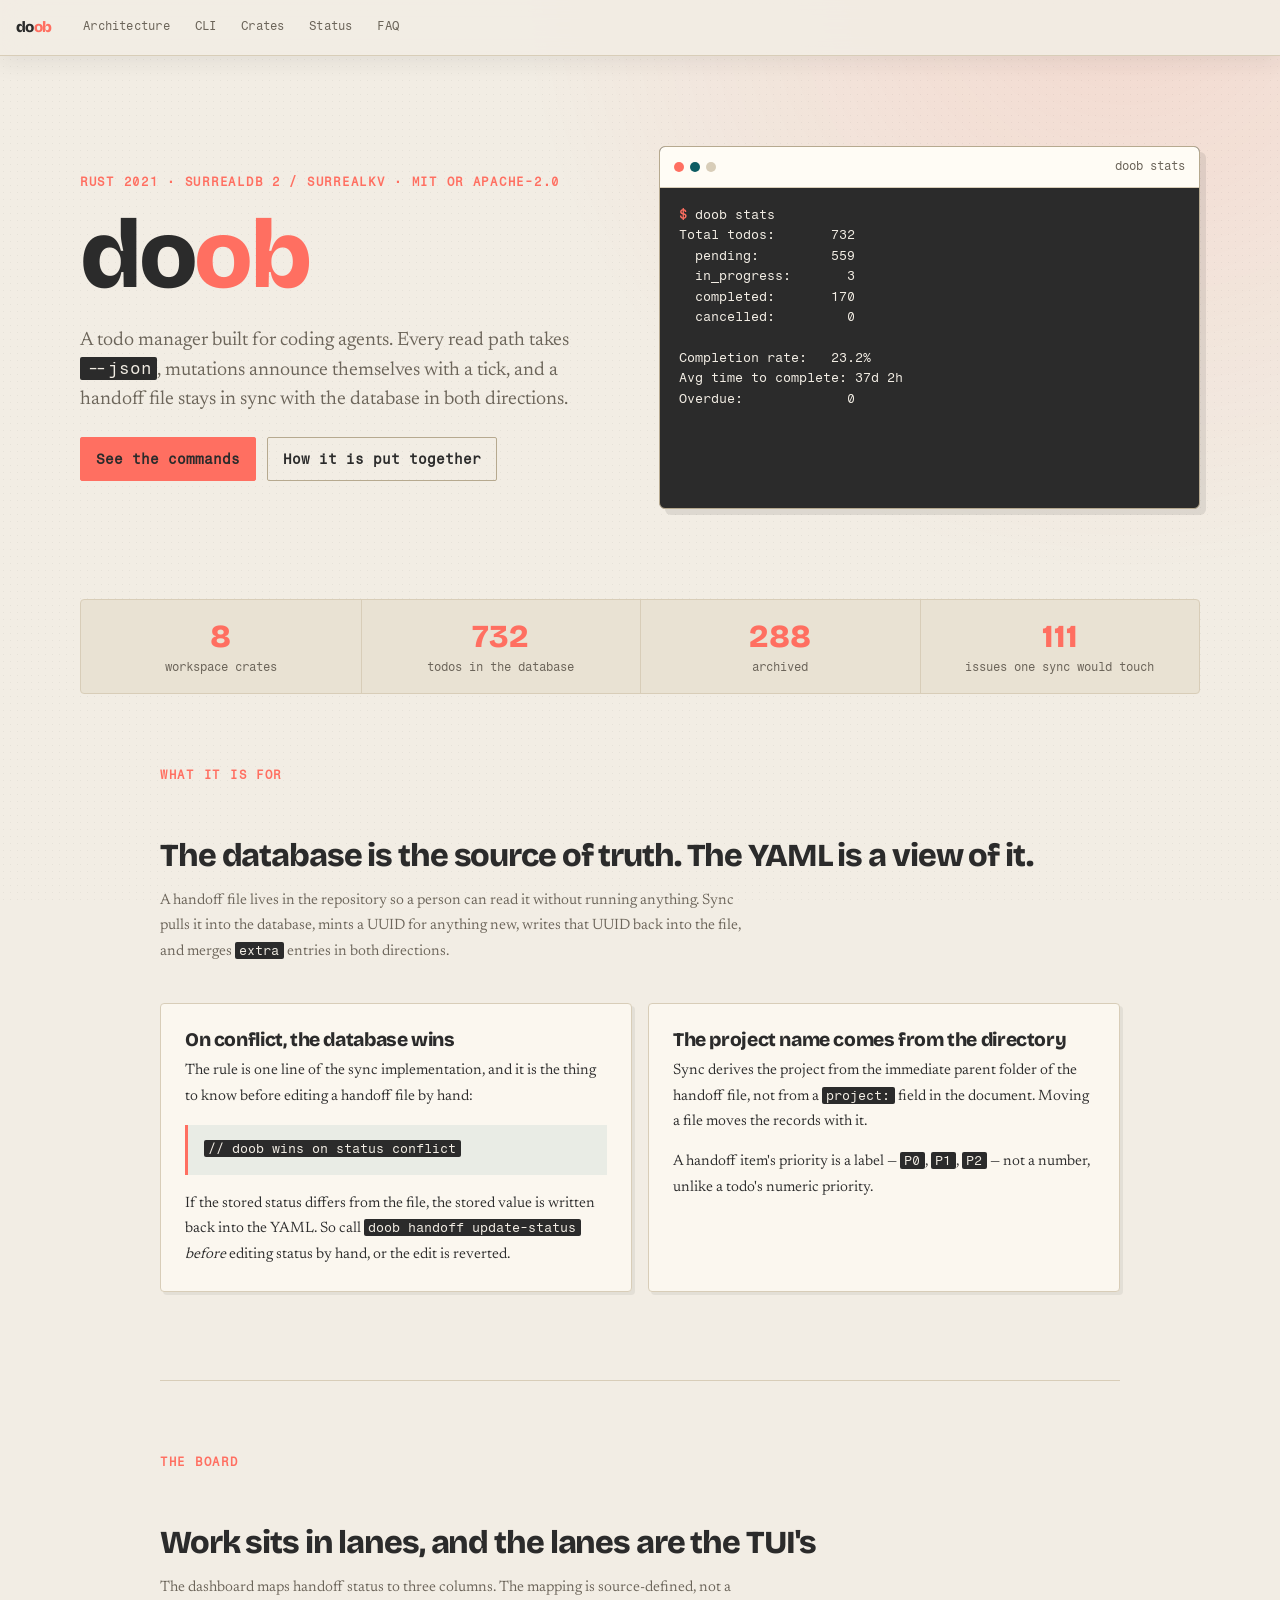
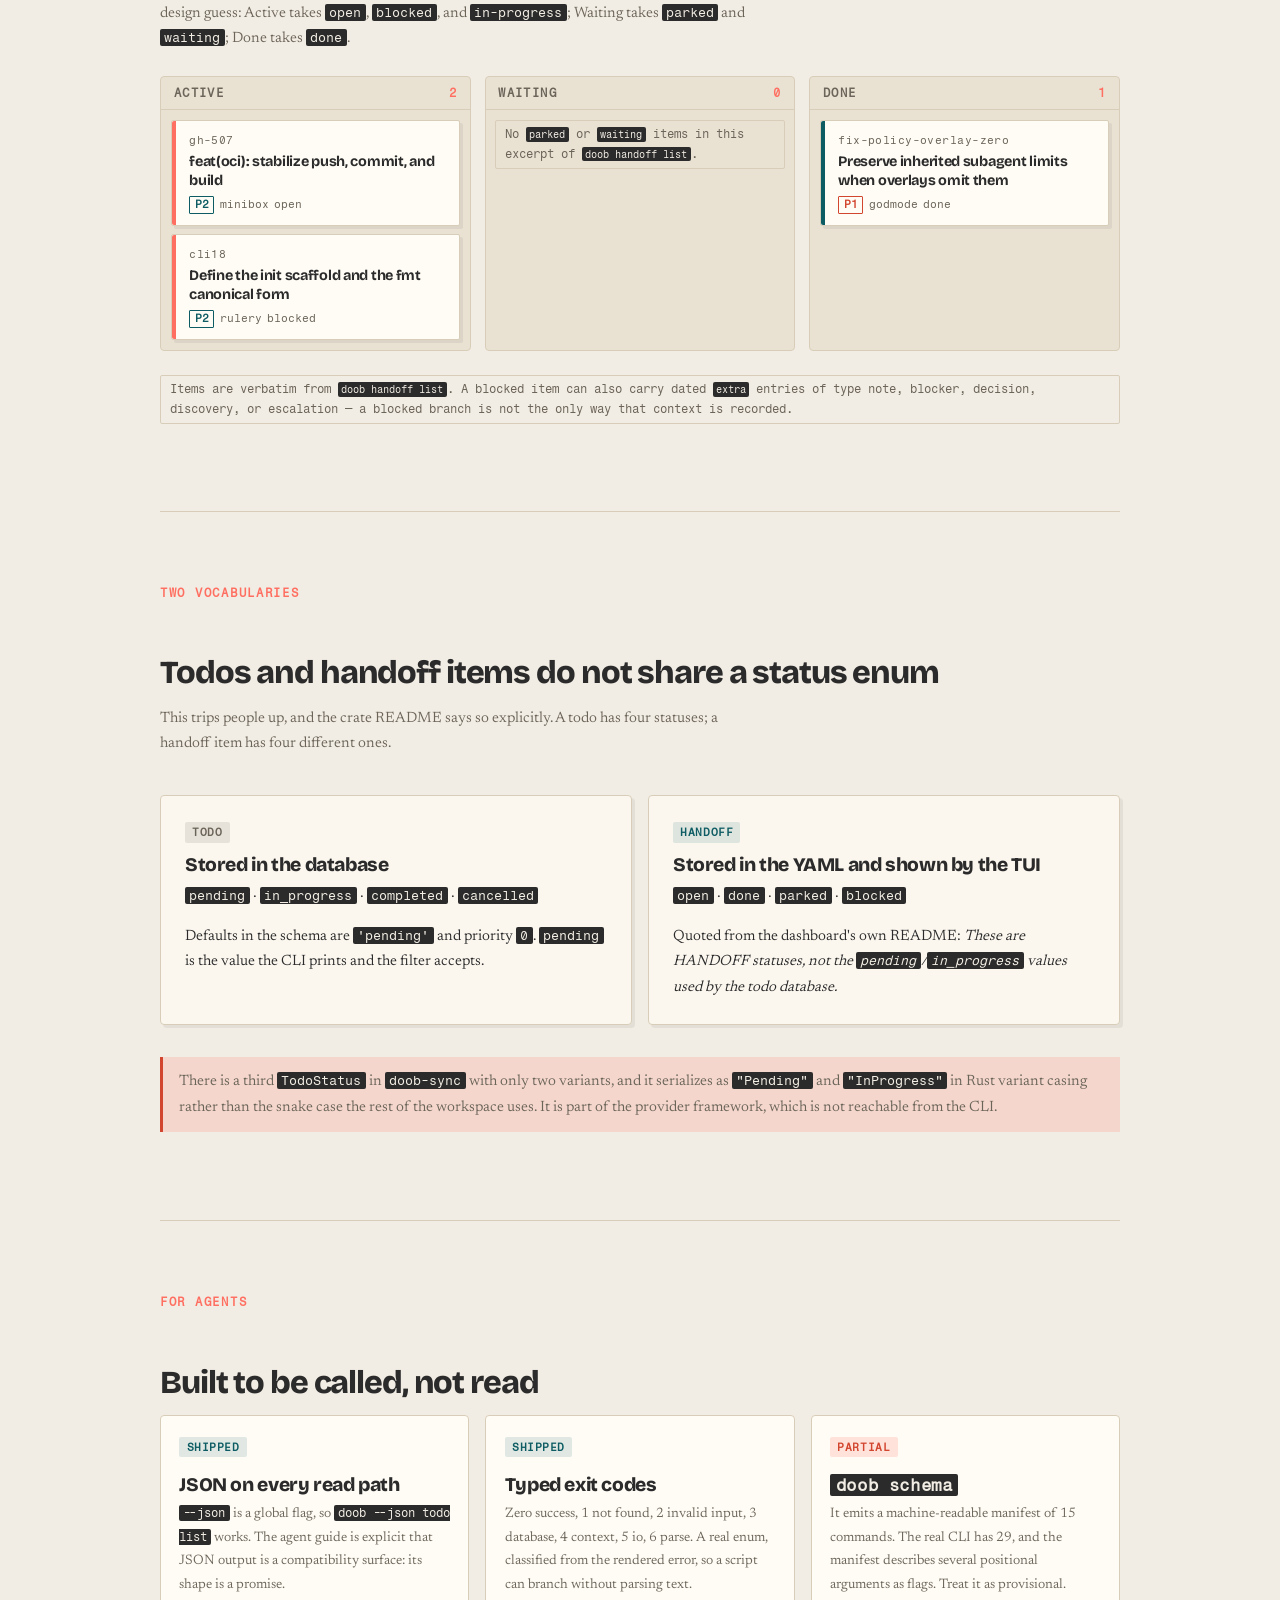
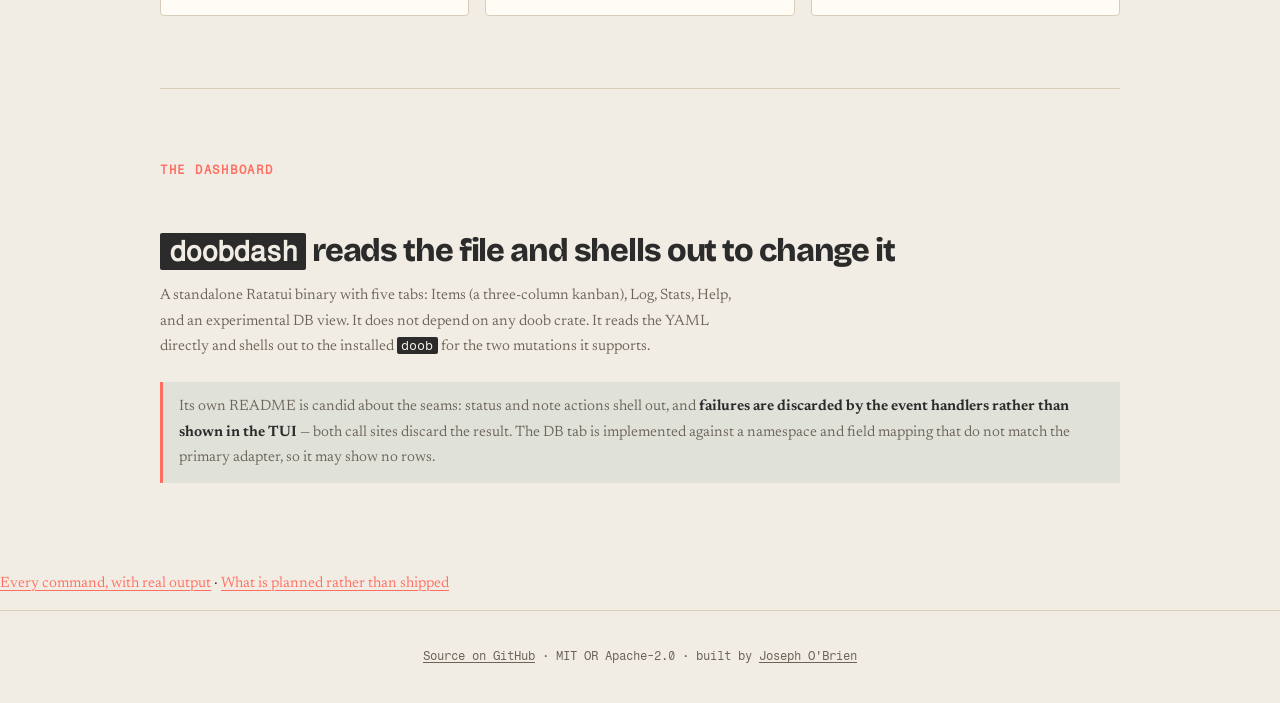
<file: assets/index.html>
<!doctype html>
<html lang="en">
  <head>
    <meta charset="utf-8">
    <meta name="viewport" content="width=device-width, initial-scale=1">
    <meta name="description" content="doob is a modern, agent-first todo CLI built with Rust and SurrealDB: todos, notes, handoff sync to YAML, GitHub issue sync, and a Ratatui dashboard.">
    <title>doob &mdash; todo management for coding agents</title>
    <link rel="stylesheet" href="style.css">
  </head>
  <body>
    <a class="skip-link" href="#main">Skip to content</a>

    <nav class="nav" aria-label="Primary">
      <a href="index.html" class="brand" aria-current="page">do<span class="mark">ob</span></a>
      <a href="architecture.html">Architecture</a>
      <a href="cli.html">CLI</a>
      <a href="crates.html">Crates</a>
      <a href="status.html">Status</a>
      <a href="faq.html">FAQ</a>
    </nav>

    <main id="main">
      <header class="hero">
        <div class="hero-grid">
          <div>
            <span class="eyebrow reveal reveal-1">Rust 2021 &middot; SurrealDB 2 / SurrealKV &middot; MIT OR Apache-2.0</span>
            <h1 class="reveal reveal-2">do<span class="mark">ob</span></h1>
            <p class="tagline reveal reveal-3">A todo manager built for coding agents. Every read path takes <code>--json</code>, mutations announce themselves with a tick, and a handoff file stays in sync with the database in both directions.</p>
            <div class="actions reveal reveal-4">
              <a class="button button-primary" href="cli.html">See the commands</a>
              <a class="button" href="architecture.html">How it is put together</a>
            </div>
          </div>

          <div class="terminal reveal reveal-3" aria-label="A real doob run against a live database">
            <div class="terminal-bar"><span class="label">doob stats</span></div>
<pre><span class="prompt">$</span> doob stats
Total todos:       732
  pending:         559
  in_progress:       3
  completed:       170
  cancelled:         0

Completion rate:   23.2%
Avg time to complete: 37d 2h
Overdue:             0</pre>
          </div>
        </div>
      </header>

      <div class="stat-strip" aria-label="Live database snapshot">
        <div class="stat"><div class="n">8</div><div class="d">workspace crates</div></div>
        <div class="stat"><div class="n">732</div><div class="d">todos in the database</div></div>
        <div class="stat"><div class="n">288</div><div class="d">archived</div></div>
        <div class="stat"><div class="n">111</div><div class="d">issues one sync would touch</div></div>
      </div>

      <section class="home-section">
        <span class="eyebrow">What it is for</span>
        <h2>The database is the source of truth. The YAML is a view of it.</h2>
        <p class="section-intro">A handoff file lives in the repository so a person can read it without running anything. Sync pulls it into the database, mints a UUID for anything new, writes that UUID back into the file, and merges <code>extra</code> entries in both directions.</p>
        <div class="grid-2">
          <div class="card">
            <h3>On conflict, the database wins</h3>
            <p>The rule is one line of the sync implementation, and it is the thing to know before editing a handoff file by hand:</p>
            <blockquote><p><code>// doob wins on status conflict</code></p></blockquote>
            <p>If the stored status differs from the file, the stored value is written back into the YAML. So call <code>doob handoff update-status</code> <em>before</em> editing status by hand, or the edit is reverted.</p>
          </div>
          <div class="card">
            <h3>The project name comes from the directory</h3>
            <p>Sync derives the project from the immediate parent folder of the handoff file, not from a <code>project:</code> field in the document. Moving a file moves the records with it.</p>
            <p>A handoff item's priority is a label &mdash; <code>P0</code>, <code>P1</code>, <code>P2</code> &mdash; not a number, unlike a todo's numeric priority.</p>
          </div>
        </div>
      </section>

      <section class="home-section">
        <span class="eyebrow">The board</span>
        <h2>Work sits in lanes, and the lanes are the TUI's</h2>
        <p class="section-intro">The dashboard maps handoff status to three columns. The mapping is source-defined, not a design guess: Active takes <code>open</code>, <code>blocked</code>, and <code>in-progress</code>; Waiting takes <code>parked</code> and <code>waiting</code>; Done takes <code>done</code>.</p>

        <div class="board">
          <div class="lane lane-active">
            <h3>Active <span class="count">2</span></h3>
            <div class="lane-body">
              <div class="ticket">
                <span class="ticket-id">gh-507</span>
                <span class="ticket-title">feat(oci): stabilize push, commit, and build</span>
                <span class="ticket-meta"><span class="pri pri-p2">P2</span> <span>minibox</span> <span>open</span></span>
              </div>
              <div class="ticket">
                <span class="ticket-id">cli18</span>
                <span class="ticket-title">Define the init scaffold and the fmt canonical form</span>
                <span class="ticket-meta"><span class="pri pri-p2">P2</span> <span>rulery</span> <span>blocked</span></span>
              </div>
            </div>
          </div>

          <div class="lane lane-waiting">
            <h3>Waiting <span class="count">0</span></h3>
            <div class="lane-body">
              <p class="meta" style="margin: 0">No <code>parked</code> or <code>waiting</code> items in this excerpt of <code>doob handoff list</code>.</p>
            </div>
          </div>

          <div class="lane lane-done">
            <h3>Done <span class="count">1</span></h3>
            <div class="lane-body">
              <div class="ticket">
                <span class="ticket-id">fix-policy-overlay-zero</span>
                <span class="ticket-title">Preserve inherited subagent limits when overlays omit them</span>
                <span class="ticket-meta"><span class="pri pri-p1">P1</span> <span>godmode</span> <span>done</span></span>
              </div>
            </div>
          </div>
        </div>

        <p class="meta">Items are verbatim from <code>doob handoff list</code>. A blocked item can also carry dated <code>extra</code> entries of type note, blocker, decision, discovery, or escalation &mdash; a blocked branch is not the only way that context is recorded.</p>
      </section>

      <section class="home-section">
        <span class="eyebrow">Two vocabularies</span>
        <h2>Todos and handoff items do not share a status enum</h2>
        <p class="section-intro">This trips people up, and the crate README says so explicitly. A todo has four statuses; a handoff item has four different ones.</p>
        <div class="grid-2">
          <div class="card">
            <span class="pill pill-neutral">Todo</span>
            <h3>Stored in the database</h3>
            <p><code>pending</code> &middot; <code>in_progress</code> &middot; <code>completed</code> &middot; <code>cancelled</code></p>
            <p>Defaults in the schema are <code>'pending'</code> and priority <code>0</code>. <code>pending</code> is the value the CLI prints and the filter accepts.</p>
          </div>
          <div class="card">
            <span class="pill pill-ok">Handoff</span>
            <h3>Stored in the YAML and shown by the TUI</h3>
            <p><code>open</code> &middot; <code>done</code> &middot; <code>parked</code> &middot; <code>blocked</code></p>
            <p>Quoted from the dashboard's own README: <em>These are HANDOFF statuses, not the <code>pending</code>/<code>in_progress</code> values used by the todo database.</em></p>
          </div>
        </div>
        <div class="note note-warn">
          <p>There is a third <code>TodoStatus</code> in <code>doob-sync</code> with only two variants, and it serializes as <code>"Pending"</code> and <code>"InProgress"</code> in Rust variant casing rather than the snake case the rest of the workspace uses. It is part of the provider framework, which is not reachable from the CLI.</p>
        </div>
      </section>

      <section class="home-section">
        <span class="eyebrow">For agents</span>
        <h2>Built to be called, not read</h2>
        <div class="card-grid">
          <article class="feature-card">
            <span class="pill pill-shipped">Shipped</span>
            <h3>JSON on every read path</h3>
            <p><code>--json</code> is a global flag, so <code>doob --json todo list</code> works. The agent guide is explicit that JSON output is a compatibility surface: its shape is a promise.</p>
          </article>
          <article class="feature-card">
            <span class="pill pill-shipped">Shipped</span>
            <h3>Typed exit codes</h3>
            <p>Zero success, 1 not found, 2 invalid input, 3 database, 4 context, 5 io, 6 parse. A real enum, classified from the rendered error, so a script can branch without parsing text.</p>
          </article>
          <article class="feature-card">
            <span class="pill pill-partial">Partial</span>
            <h3><code>doob schema</code></h3>
            <p>It emits a machine-readable manifest of 15 commands. The real CLI has 29, and the manifest describes several positional arguments as flags. Treat it as provisional.</p>
          </article>
        </div>
      </section>

      <section class="home-section">
        <span class="eyebrow">The dashboard</span>
        <h2><code>doobdash</code> reads the file and shells out to change it</h2>
        <p class="section-intro">A standalone Ratatui binary with five tabs: Items (a three-column kanban), Log, Stats, Help, and an experimental DB view. It does not depend on any doob crate. It reads the YAML directly and shells out to the installed <code>doob</code> for the two mutations it supports.</p>
        <div class="note">
          <p>Its own README is candid about the seams: status and note actions shell out, and <strong>failures are discarded by the event handlers rather than shown in the TUI</strong> &mdash; both call sites discard the result. The DB tab is implemented against a namespace and field mapping that do not match the primary adapter, so it may show no rows.</p>
        </div>
      </section>

      <p><a href="cli.html">Every command, with real output</a> &middot; <a href="status.html">What is planned rather than shipped</a></p>
    </main>

    <footer class="site-foot">
      <a href="https://github.com/89jobrien/doob">Source on GitHub</a> &middot; MIT OR Apache-2.0 &middot; built by <a href="https://github.com/89jobrien">Joseph O'Brien</a>
    </footer>
  </body>
</html>
</file>
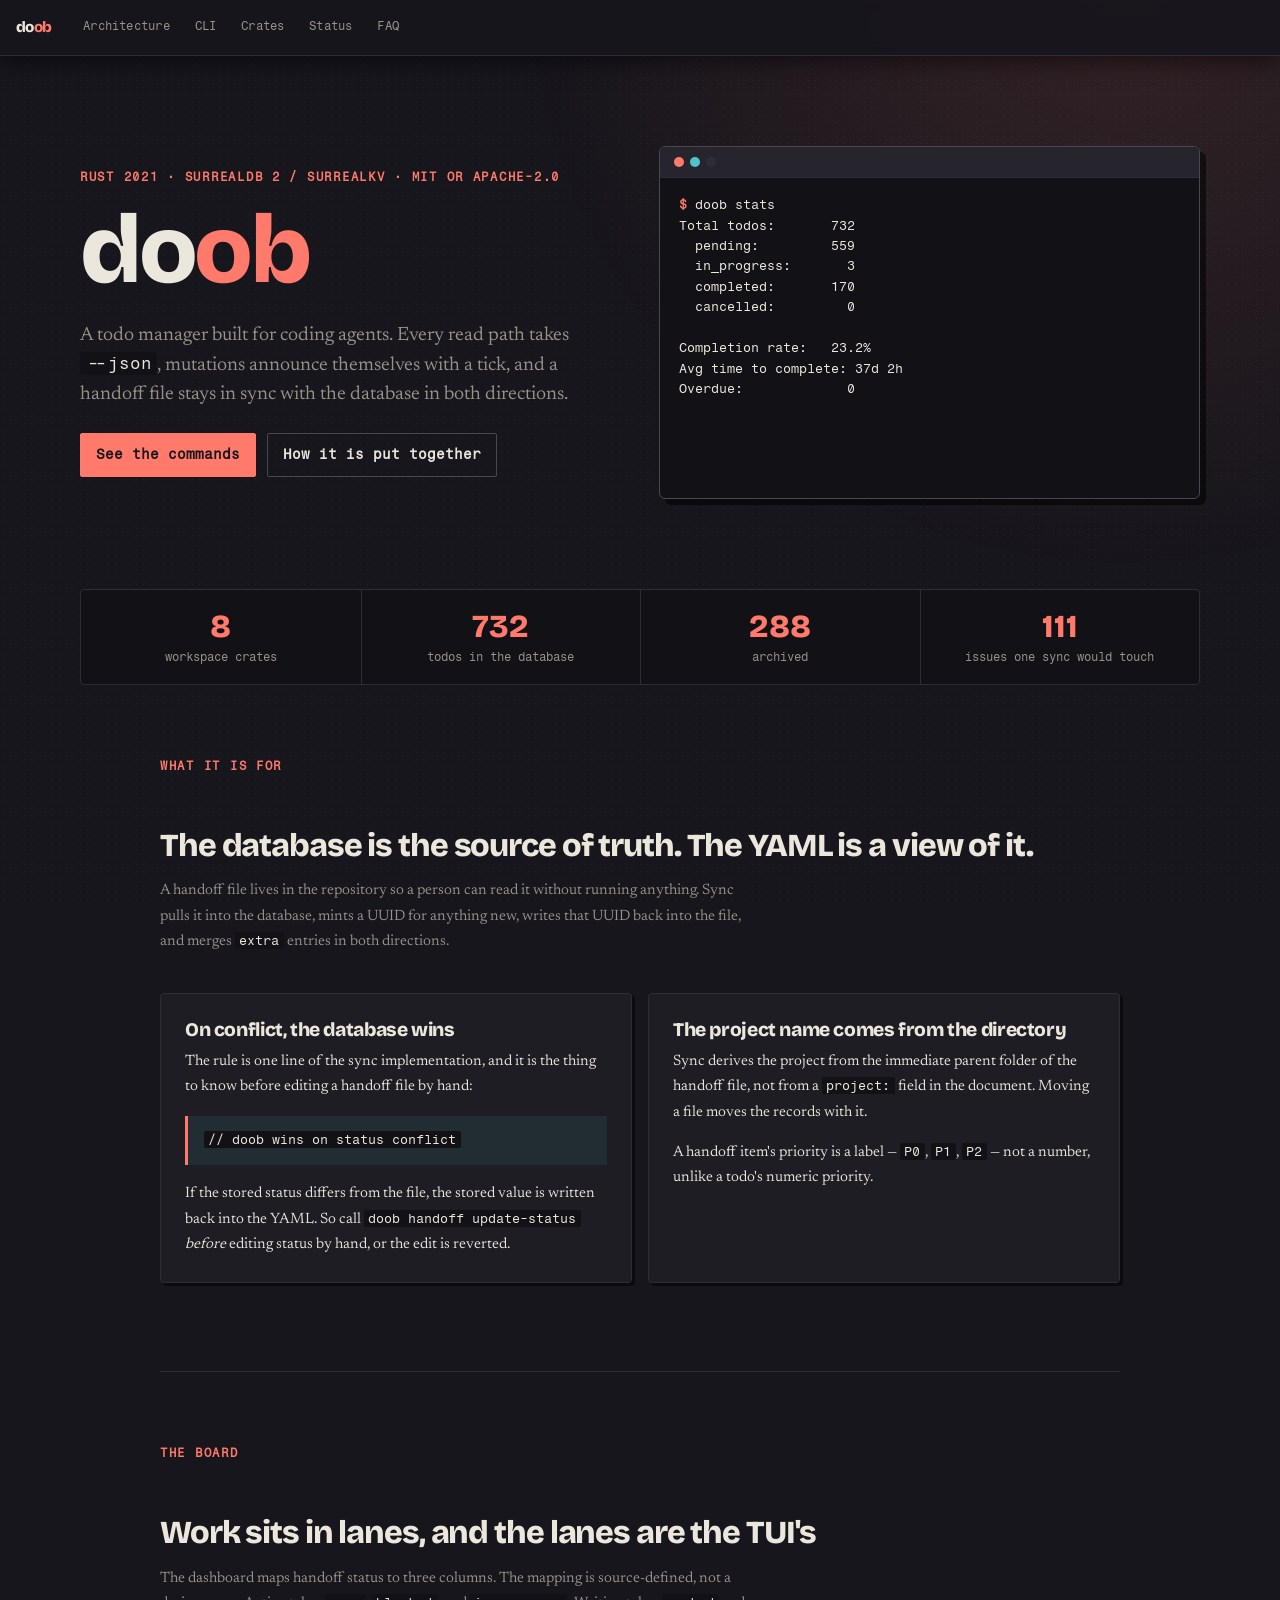
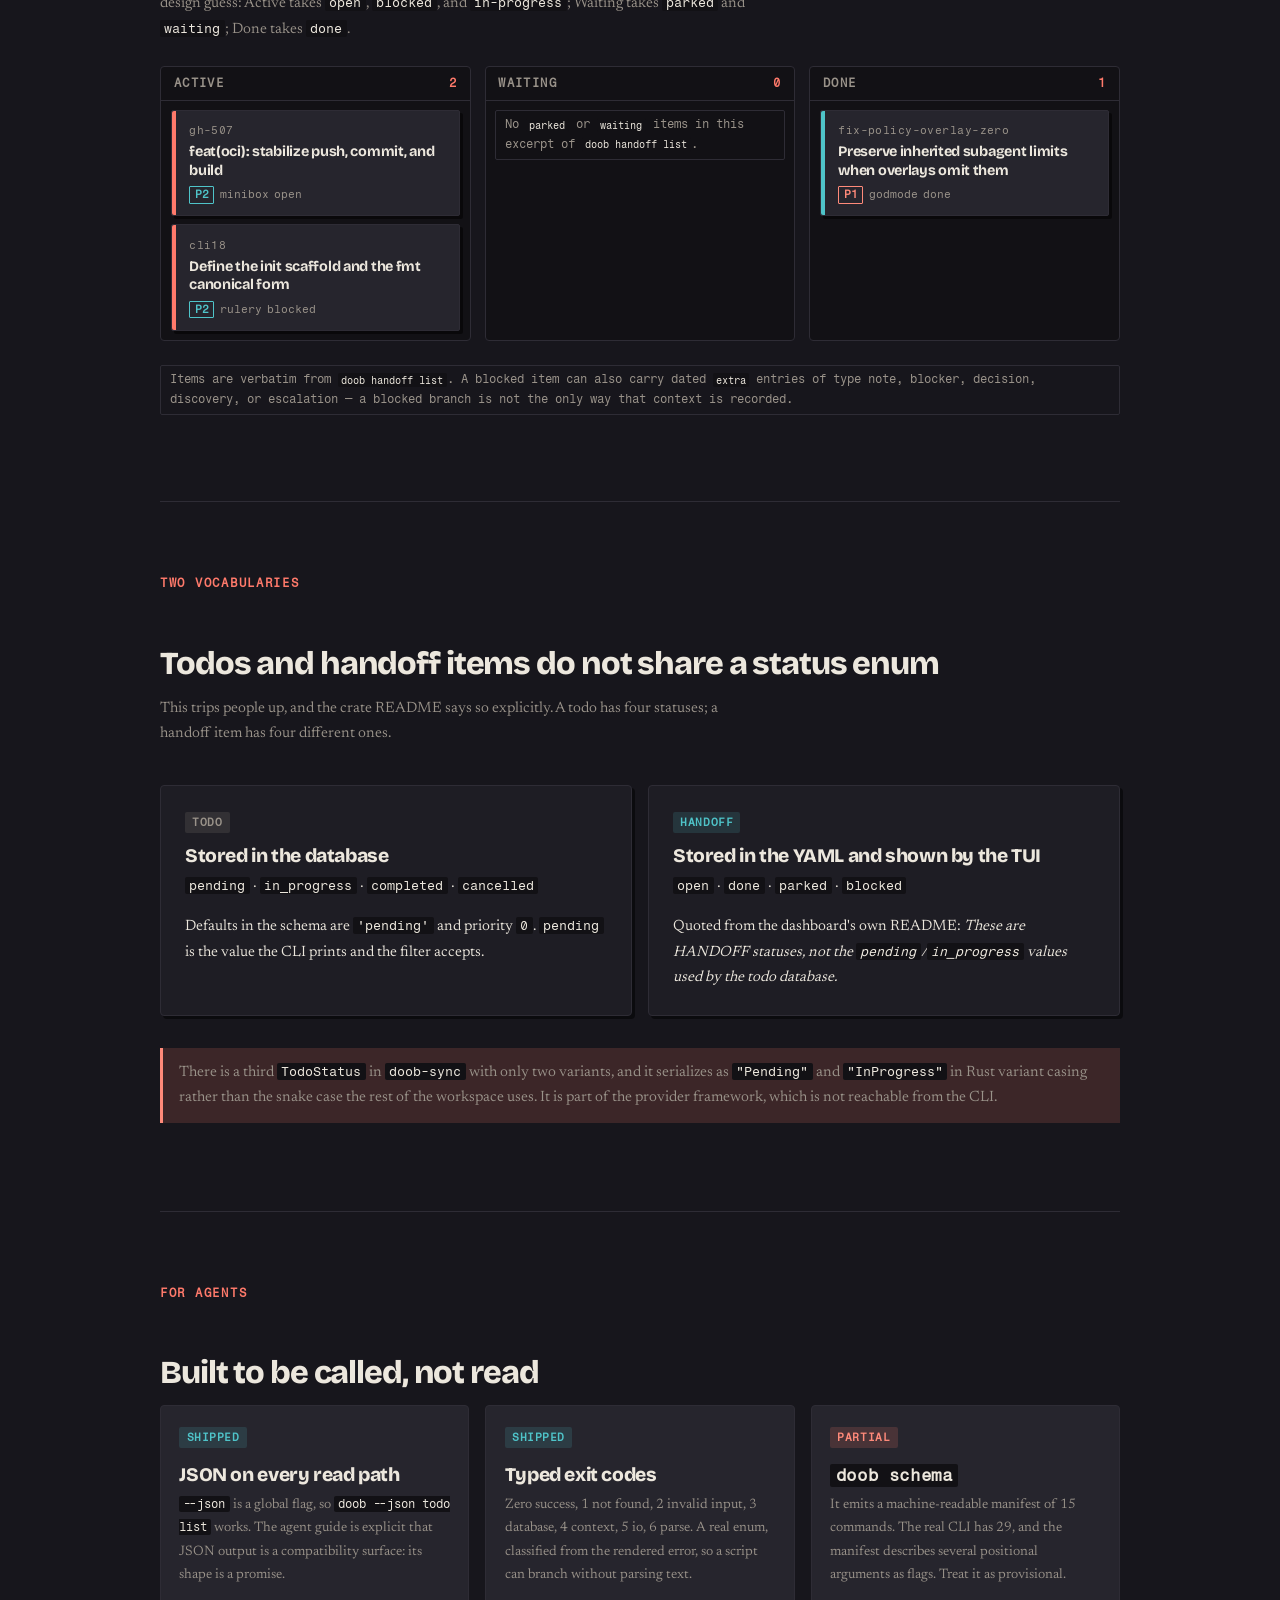
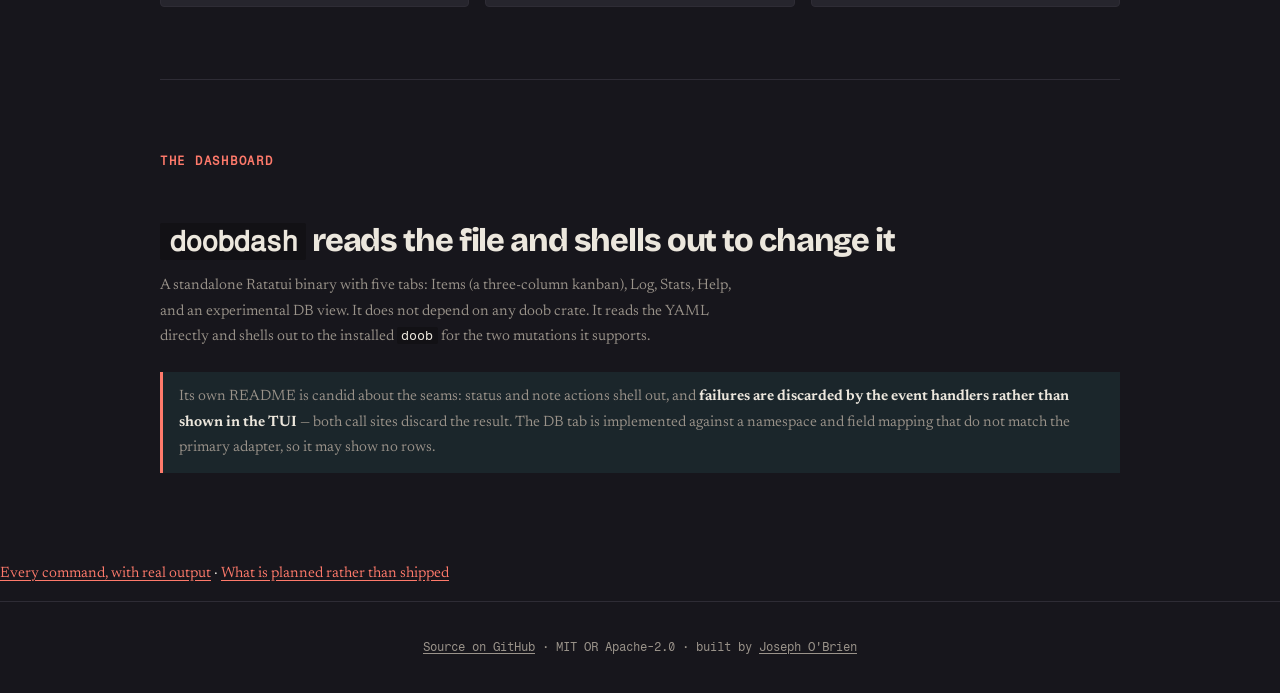
<file: site/index.html>
<!doctype html>
<html lang="en">
  <head>
    <meta charset="utf-8">
    <meta name="viewport" content="width=device-width, initial-scale=1">
    <meta name="description" content="doob is a modern, agent-first todo CLI built with Rust and SurrealDB: todos, notes, handoff sync to YAML, GitHub issue sync, and a Ratatui dashboard.">
    <title>doob &mdash; todo management for coding agents</title>
    <link rel="stylesheet" href="style.css">
  </head>
  <body>
    <a class="skip-link" href="#main">Skip to content</a>

    <nav class="nav" aria-label="Primary">
      <a href="./" class="brand" aria-current="page">do<span class="mark">ob</span></a>
      <a href="architecture/">Architecture</a>
      <a href="cli/">CLI</a>
      <a href="crates/">Crates</a>
      <a href="status/">Status</a>
      <a href="faq/">FAQ</a>
    </nav>

    <main id="main">
      <header class="hero">
        <div class="hero-grid">
          <div>
            <span class="eyebrow reveal reveal-1">Rust 2021 &middot; SurrealDB 2 / SurrealKV &middot; MIT OR Apache-2.0</span>
            <h1 class="reveal reveal-2">do<span class="mark">ob</span></h1>
            <p class="tagline reveal reveal-3">A todo manager built for coding agents. Every read path takes <code>--json</code>, mutations announce themselves with a tick, and a handoff file stays in sync with the database in both directions.</p>
            <div class="actions reveal reveal-4">
              <a class="button button-primary" href="cli/">See the commands</a>
              <a class="button" href="architecture/">How it is put together</a>
            </div>
          </div>

          <div class="terminal reveal reveal-3" aria-label="A real doob run against a live database">
            <div class="terminal-bar"></div>
<pre><span class="prompt">$</span> doob stats
Total todos:       732
  pending:         559
  in_progress:       3
  completed:       170
  cancelled:         0

Completion rate:   23.2%
Avg time to complete: 37d 2h
Overdue:             0</pre>
          </div>
        </div>
      </header>

      <div class="stat-strip" aria-label="Live database snapshot">
        <div class="stat"><div class="n">8</div><div class="d">workspace crates</div></div>
        <div class="stat"><div class="n">732</div><div class="d">todos in the database</div></div>
        <div class="stat"><div class="n">288</div><div class="d">archived</div></div>
        <div class="stat"><div class="n">111</div><div class="d">issues one sync would touch</div></div>
      </div>

      <section class="home-section">
        <span class="eyebrow">What it is for</span>
        <h2>The database is the source of truth. The YAML is a view of it.</h2>
        <p class="section-intro">A handoff file lives in the repository so a person can read it without running anything. Sync pulls it into the database, mints a UUID for anything new, writes that UUID back into the file, and merges <code>extra</code> entries in both directions.</p>
        <div class="grid-2">
          <div class="card">
            <h3>On conflict, the database wins</h3>
            <p>The rule is one line of the sync implementation, and it is the thing to know before editing a handoff file by hand:</p>
            <blockquote><p><code>// doob wins on status conflict</code></p></blockquote>
            <p>If the stored status differs from the file, the stored value is written back into the YAML. So call <code>doob handoff update-status</code> <em>before</em> editing status by hand, or the edit is reverted.</p>
          </div>
          <div class="card">
            <h3>The project name comes from the directory</h3>
            <p>Sync derives the project from the immediate parent folder of the handoff file, not from a <code>project:</code> field in the document. Moving a file moves the records with it.</p>
            <p>A handoff item's priority is a label &mdash; <code>P0</code>, <code>P1</code>, <code>P2</code> &mdash; not a number, unlike a todo's numeric priority.</p>
          </div>
        </div>
      </section>

      <section class="home-section">
        <span class="eyebrow">The board</span>
        <h2>Work sits in lanes, and the lanes are the TUI's</h2>
        <p class="section-intro">The dashboard maps handoff status to three columns. The mapping is source-defined, not a design guess: Active takes <code>open</code>, <code>blocked</code>, and <code>in-progress</code>; Waiting takes <code>parked</code> and <code>waiting</code>; Done takes <code>done</code>.</p>

        <div class="board">
          <div class="lane lane-active">
            <h3>Active <span class="count">2</span></h3>
            <div class="lane-body">
              <div class="ticket">
                <span class="ticket-id">gh-507</span>
                <span class="ticket-title">feat(oci): stabilize push, commit, and build</span>
                <span class="ticket-meta"><span class="pri pri-p2">P2</span> <span>minibox</span> <span>open</span></span>
              </div>
              <div class="ticket">
                <span class="ticket-id">cli18</span>
                <span class="ticket-title">Define the init scaffold and the fmt canonical form</span>
                <span class="ticket-meta"><span class="pri pri-p2">P2</span> <span>rulery</span> <span>blocked</span></span>
              </div>
            </div>
          </div>

          <div class="lane lane-waiting">
            <h3>Waiting <span class="count">0</span></h3>
            <div class="lane-body">
              <p class="meta" style="margin: 0">No <code>parked</code> or <code>waiting</code> items in this excerpt of <code>doob handoff list</code>.</p>
            </div>
          </div>

          <div class="lane lane-done">
            <h3>Done <span class="count">1</span></h3>
            <div class="lane-body">
              <div class="ticket">
                <span class="ticket-id">fix-policy-overlay-zero</span>
                <span class="ticket-title">Preserve inherited subagent limits when overlays omit them</span>
                <span class="ticket-meta"><span class="pri pri-p1">P1</span> <span>godmode</span> <span>done</span></span>
              </div>
            </div>
          </div>
        </div>

        <p class="meta">Items are verbatim from <code>doob handoff list</code>. A blocked item can also carry dated <code>extra</code> entries of type note, blocker, decision, discovery, or escalation &mdash; a blocked branch is not the only way that context is recorded.</p>
      </section>

      <section class="home-section">
        <span class="eyebrow">Two vocabularies</span>
        <h2>Todos and handoff items do not share a status enum</h2>
        <p class="section-intro">This trips people up, and the crate README says so explicitly. A todo has four statuses; a handoff item has four different ones.</p>
        <div class="grid-2">
          <div class="card">
            <span class="pill pill-neutral">Todo</span>
            <h3>Stored in the database</h3>
            <p><code>pending</code> &middot; <code>in_progress</code> &middot; <code>completed</code> &middot; <code>cancelled</code></p>
            <p>Defaults in the schema are <code>'pending'</code> and priority <code>0</code>. <code>pending</code> is the value the CLI prints and the filter accepts.</p>
          </div>
          <div class="card">
            <span class="pill pill-ok">Handoff</span>
            <h3>Stored in the YAML and shown by the TUI</h3>
            <p><code>open</code> &middot; <code>done</code> &middot; <code>parked</code> &middot; <code>blocked</code></p>
            <p>Quoted from the dashboard's own README: <em>These are HANDOFF statuses, not the <code>pending</code>/<code>in_progress</code> values used by the todo database.</em></p>
          </div>
        </div>
        <div class="note note-warn">
          <p>There is a third <code>TodoStatus</code> in <code>doob-sync</code> with only two variants, and it serializes as <code>"Pending"</code> and <code>"InProgress"</code> in Rust variant casing rather than the snake case the rest of the workspace uses. It is part of the provider framework, which is not reachable from the CLI.</p>
        </div>
      </section>

      <section class="home-section">
        <span class="eyebrow">For agents</span>
        <h2>Built to be called, not read</h2>
        <div class="card-grid">
          <article class="feature-card">
            <span class="pill pill-shipped">Shipped</span>
            <h3>JSON on every read path</h3>
            <p><code>--json</code> is a global flag, so <code>doob --json todo list</code> works. The agent guide is explicit that JSON output is a compatibility surface: its shape is a promise.</p>
          </article>
          <article class="feature-card">
            <span class="pill pill-shipped">Shipped</span>
            <h3>Typed exit codes</h3>
            <p>Zero success, 1 not found, 2 invalid input, 3 database, 4 context, 5 io, 6 parse. A real enum, classified from the rendered error, so a script can branch without parsing text.</p>
          </article>
          <article class="feature-card">
            <span class="pill pill-partial">Partial</span>
            <h3><code>doob schema</code></h3>
            <p>It emits a machine-readable manifest of 15 commands. The real CLI has 29, and the manifest describes several positional arguments as flags. Treat it as provisional.</p>
          </article>
        </div>
      </section>

      <section class="home-section">
        <span class="eyebrow">The dashboard</span>
        <h2><code>doobdash</code> reads the file and shells out to change it</h2>
        <p class="section-intro">A standalone Ratatui binary with five tabs: Items (a three-column kanban), Log, Stats, Help, and an experimental DB view. It does not depend on any doob crate. It reads the YAML directly and shells out to the installed <code>doob</code> for the two mutations it supports.</p>
        <div class="note">
          <p>Its own README is candid about the seams: status and note actions shell out, and <strong>failures are discarded by the event handlers rather than shown in the TUI</strong> &mdash; both call sites discard the result. The DB tab is implemented against a namespace and field mapping that do not match the primary adapter, so it may show no rows.</p>
        </div>
      </section>

      <p><a href="cli/">Every command, with real output</a> &middot; <a href="status/">What is planned rather than shipped</a></p>
    </main>

    <footer class="site-foot">
      <a href="https://github.com/89jobrien/doob">Source on GitHub</a> &middot; MIT OR Apache-2.0 &middot; built by <a href="https://github.com/89jobrien">Joseph O'Brien</a>
    </footer>
  </body>
</html>
</file>
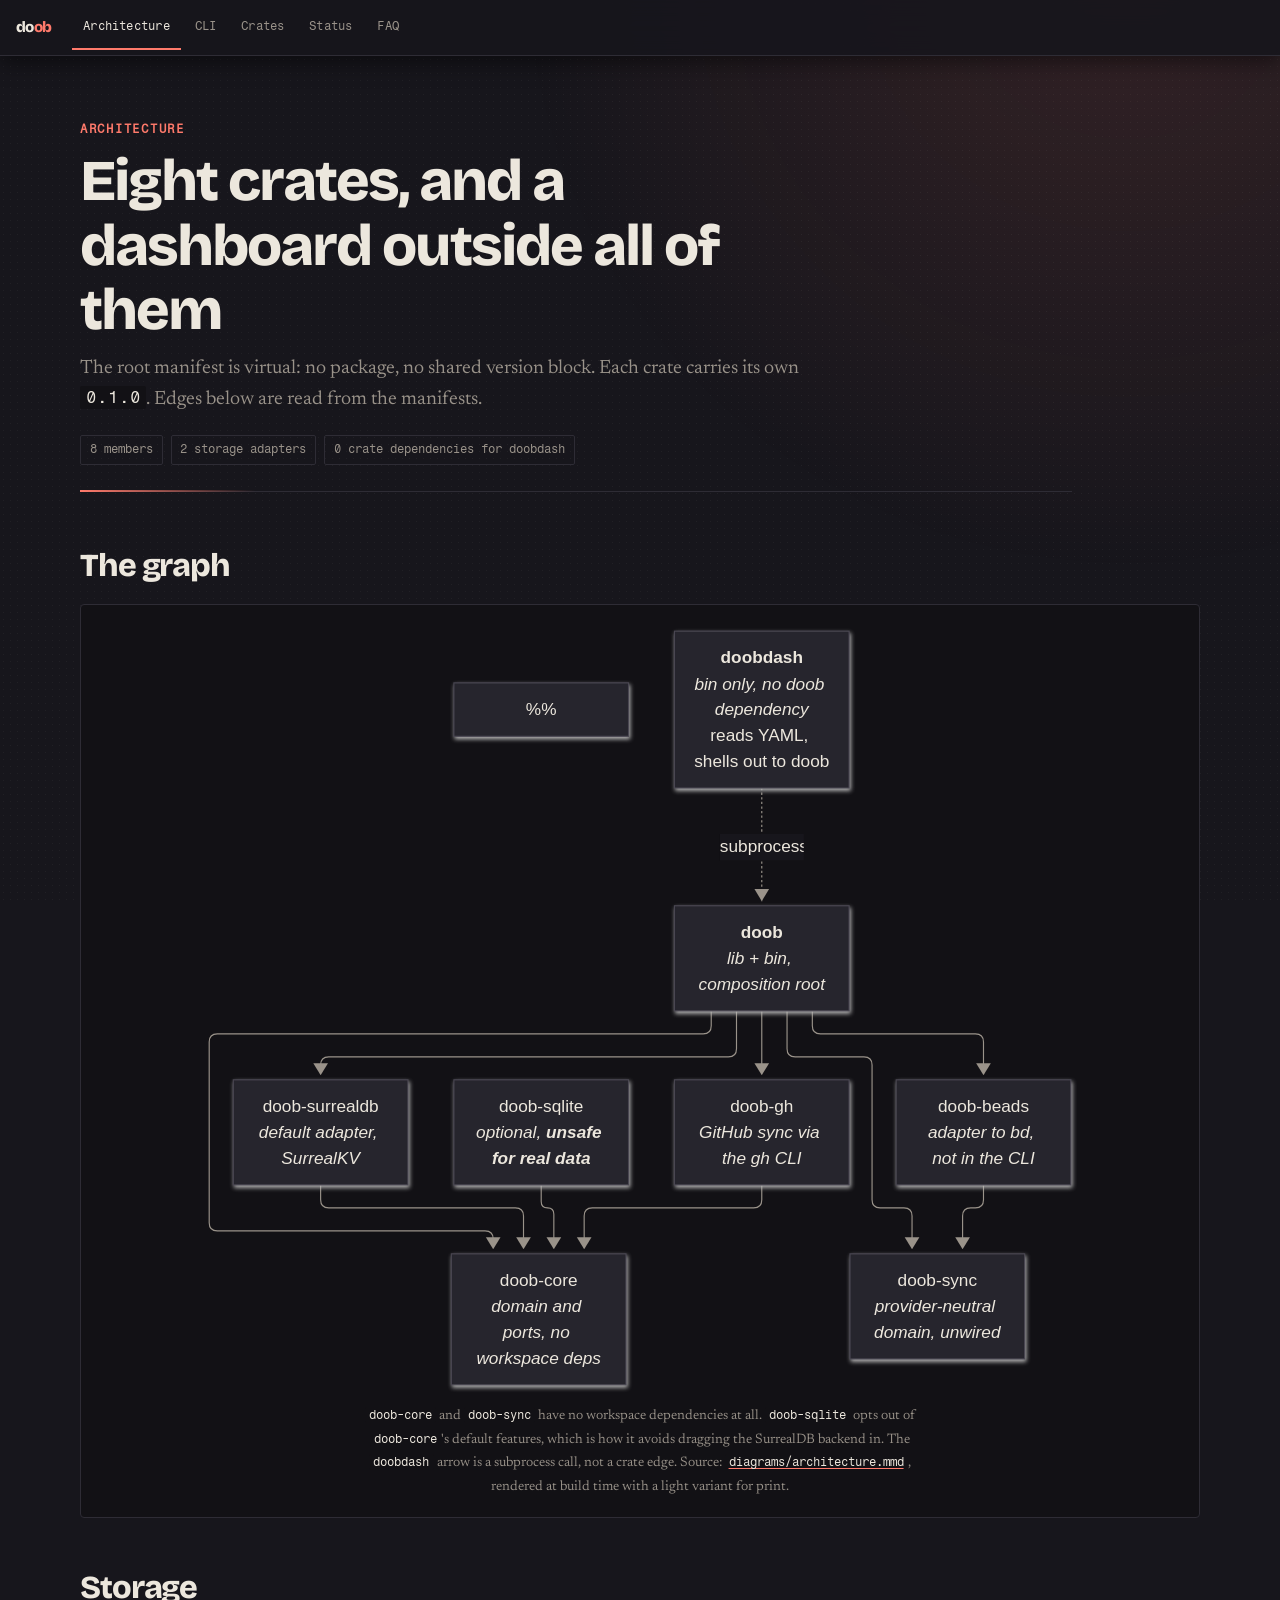
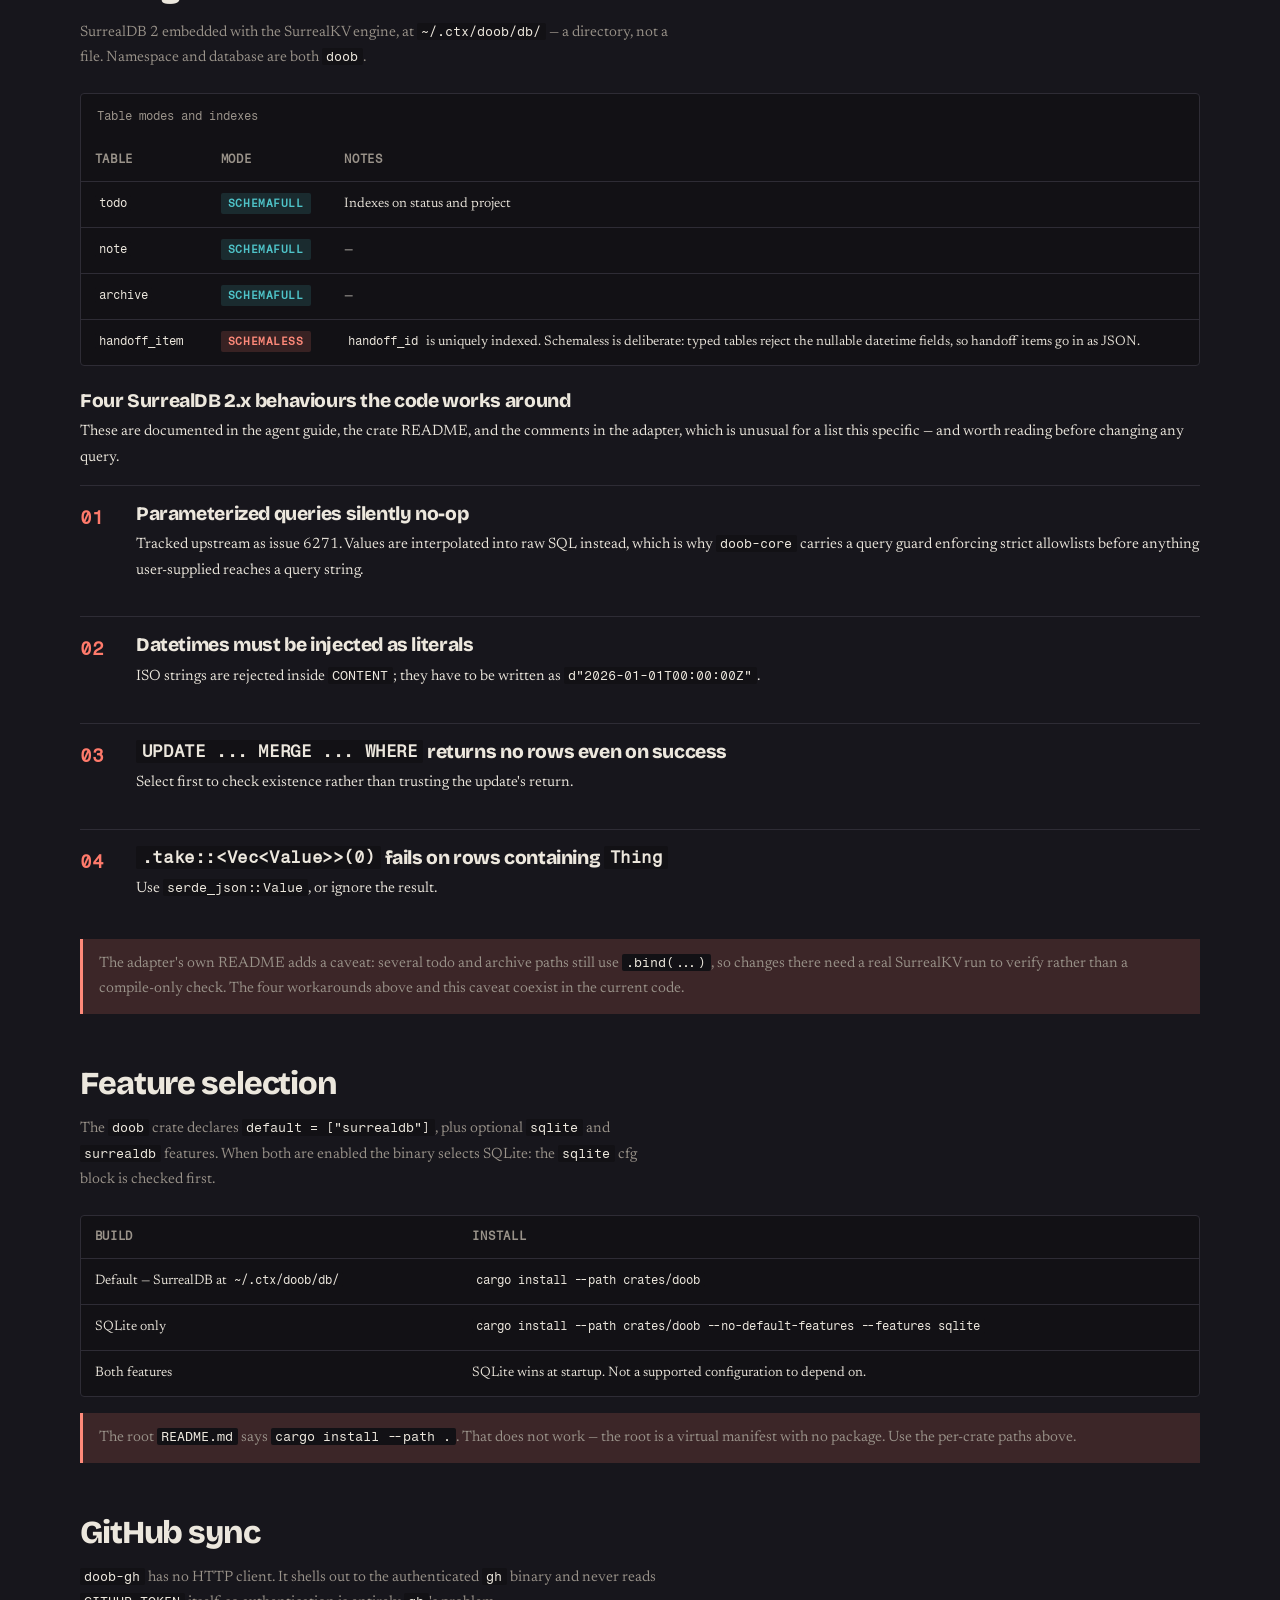
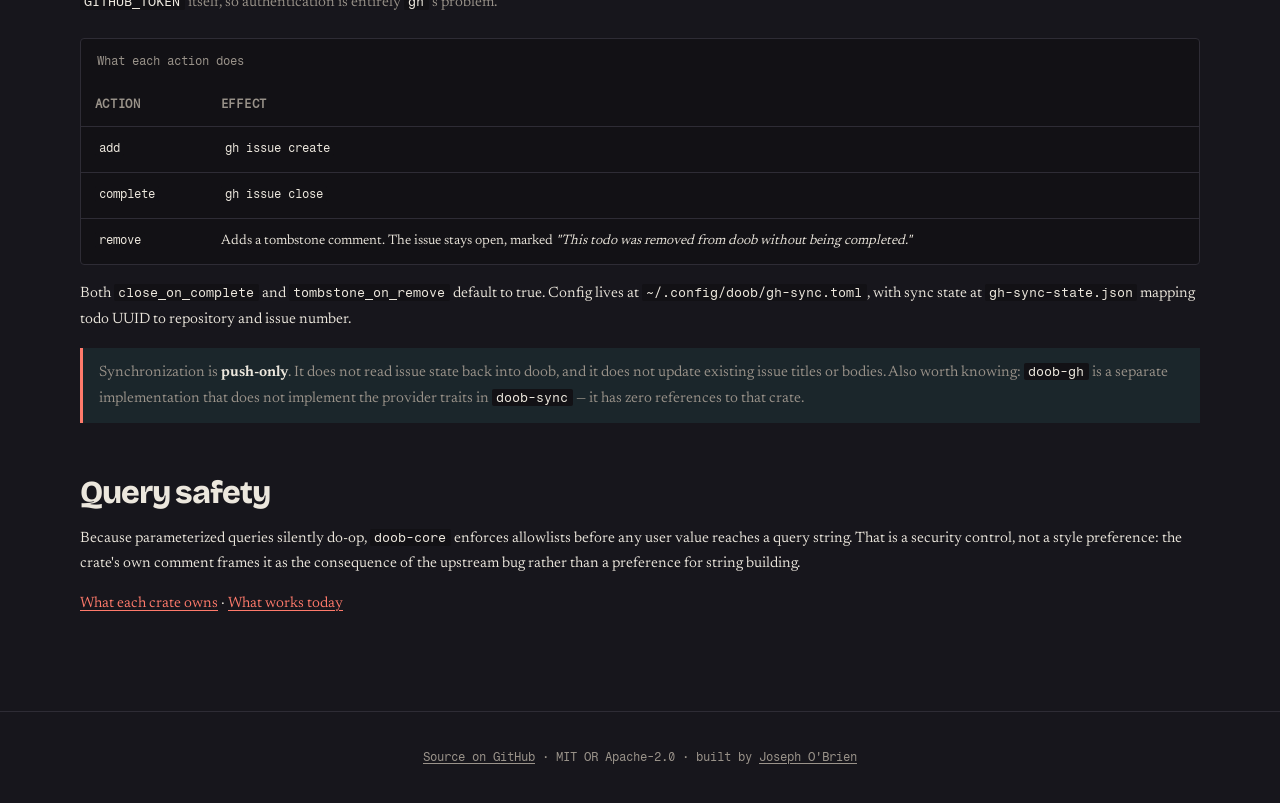
<file: site/architecture/index.html>
<!doctype html>
<html lang="en">
  <head>
    <meta charset="utf-8">
    <meta name="viewport" content="width=device-width, initial-scale=1">
    <meta name="description" content="doob workspace architecture: eight crates, two storage adapters, a provider-neutral sync domain, and a dashboard that depends on none of them.">
    <title>doob &mdash; architecture</title>
    <link rel="stylesheet" href="../style.css">
  </head>
  <body>
    <a class="skip-link" href="#main">Skip to content</a>

    <nav class="nav" aria-label="Primary">
      <a href="../" class="brand">do<span class="mark">ob</span></a>
      <a href="../architecture/" aria-current="page">Architecture</a>
      <a href="../cli/">CLI</a>
      <a href="../crates/">Crates</a>
      <a href="../status/">Status</a>
      <a href="../faq/">FAQ</a>
    </nav>

    <main id="main" class="page">
      <header class="page-head">
        <span class="eyebrow">Architecture</span>
        <h1>Eight crates, and a dashboard outside all of them</h1>
        <p class="lead">The root manifest is virtual: no package, no shared version block. Each crate carries its own <code>0.1.0</code>. Edges below are read from the manifests.</p>
        <div class="meta-row">
          <span class="meta">8 members</span>
          <span class="meta">2 storage adapters</span>
          <span class="meta">0 crate dependencies for doobdash</span>
        </div>
      </header>

      <section>
        <h2>The graph</h2>
        <figure class="diagram">
          <picture>
            <source srcset="diagrams/architecture.print.svg" media="print">
            <img src="../diagrams/architecture.svg" width="880" height="520" loading="lazy" decoding="async"
                 alt="The doob workspace as a dependency graph. The doob crate sits at the top as the composition root and depends on doob-core, doob-surrealdb, doob-gh, doob-sync, and doob-beads. doob-surrealdb, doob-gh, and doob-sqlite each depend on doob-core, which has no workspace dependencies at all. doob-beads depends on doob-sync. doobdash stands outside the graph: it is a binary-only crate that depends on no doob crate, and reaches the database by shelling out to the doob executable.">
          </picture>
          <figcaption><code>doob-core</code> and <code>doob-sync</code> have no workspace dependencies at all. <code>doob-sqlite</code> opts out of <code>doob-core</code>'s default features, which is how it avoids dragging the SurrealDB backend in. The <code>doobdash</code> arrow is a subprocess call, not a crate edge. Source: <a href="../diagrams/architecture.mmd"><code>diagrams/architecture.mmd</code></a>, rendered at build time with a light variant for print.</figcaption>
        </figure>
      </section>

      <section>
        <h2>Storage</h2>
        <p class="section-intro">SurrealDB 2 embedded with the SurrealKV engine, at <code>~/.ctx/doob/db/</code> &mdash; a directory, not a file. Namespace and database are both <code>doob</code>.</p>
        <div class="table-wrap">
          <table>
            <caption>Table modes and indexes</caption>
            <thead><tr><th scope="col">Table</th><th scope="col">Mode</th><th scope="col">Notes</th></tr></thead>
            <tbody>
              <tr><td><code>todo</code></td><td><span class="pill pill-ok">schemafull</span></td><td>Indexes on status and project</td></tr>
              <tr><td><code>note</code></td><td><span class="pill pill-ok">schemafull</span></td><td>—</td></tr>
              <tr><td><code>archive</code></td><td><span class="pill pill-ok">schemafull</span></td><td>—</td></tr>
              <tr><td><code>handoff_item</code></td><td><span class="pill pill-wip">schemaless</span></td><td><code>handoff_id</code> is uniquely indexed. Schemaless is deliberate: typed tables reject the nullable datetime fields, so handoff items go in as JSON.</td></tr>
            </tbody>
          </table>
        </div>

        <h3>Four SurrealDB 2.x behaviours the code works around</h3>
        <p>These are documented in the agent guide, the crate README, and the comments in the adapter, which is unusual for a list this specific &mdash; and worth reading before changing any query.</p>
        <ol class="steps">
          <li class="step"><div><h3>Parameterized queries silently no-op</h3><p>Tracked upstream as issue 6271. Values are interpolated into raw SQL instead, which is why <code>doob-core</code> carries a query guard enforcing strict allowlists before anything user-supplied reaches a query string.</p></div></li>
          <li class="step"><div><h3>Datetimes must be injected as literals</h3><p>ISO strings are rejected inside <code>CONTENT</code>; they have to be written as <code>d"2026-01-01T00:00:00Z"</code>.</p></div></li>
          <li class="step"><div><h3><code>UPDATE ... MERGE ... WHERE</code> returns no rows even on success</h3><p>Select first to check existence rather than trusting the update's return.</p></div></li>
          <li class="step"><div><h3><code>.take::&lt;Vec&lt;Value&gt;&gt;(0)</code> fails on rows containing <code>Thing</code></h3><p>Use <code>serde_json::Value</code>, or ignore the result.</p></div></li>
        </ol>
        <div class="note note-warn">
          <p>The adapter's own README adds a caveat: several todo and archive paths still use <code>.bind(...)</code>, so changes there need a real SurrealKV run to verify rather than a compile-only check. The four workarounds above and this caveat coexist in the current code.</p>
        </div>
      </section>

      <section>
        <h2>Feature selection</h2>
        <p class="section-intro">The <code>doob</code> crate declares <code>default = ["surrealdb"]</code>, plus optional <code>sqlite</code> and <code>surrealdb</code> features. When both are enabled the binary selects SQLite: the <code>sqlite</code> cfg block is checked first.</p>
        <div class="table-wrap">
          <table>
            <thead><tr><th scope="col">Build</th><th scope="col">Install</th></tr></thead>
            <tbody>
              <tr><td>Default &mdash; SurrealDB at <code>~/.ctx/doob/db/</code></td><td><code>cargo install --path crates/doob</code></td></tr>
              <tr><td>SQLite only</td><td><code>cargo install --path crates/doob --no-default-features --features sqlite</code></td></tr>
              <tr><td>Both features</td><td>SQLite wins at startup. Not a supported configuration to depend on.</td></tr>
            </tbody>
          </table>
        </div>
        <div class="note note-warn">
          <p>The root <code>README.md</code> says <code>cargo install --path .</code>. That does not work &mdash; the root is a virtual manifest with no package. Use the per-crate paths above.</p>
        </div>
      </section>

      <section>
        <h2>GitHub sync</h2>
        <p class="section-intro"><code>doob-gh</code> has no HTTP client. It shells out to the authenticated <code>gh</code> binary and never reads <code>GITHUB_TOKEN</code> itself, so authentication is entirely <code>gh</code>'s problem.</p>
        <div class="table-wrap">
          <table>
            <caption>What each action does</caption>
            <thead><tr><th scope="col">Action</th><th scope="col">Effect</th></tr></thead>
            <tbody>
              <tr><td><code>add</code></td><td><code>gh issue create</code></td></tr>
              <tr><td><code>complete</code></td><td><code>gh issue close</code></td></tr>
              <tr><td><code>remove</code></td><td>Adds a tombstone comment. The issue stays open, marked <em>"This todo was removed from doob without being completed."</em></td></tr>
            </tbody>
          </table>
        </div>
        <p>Both <code>close_on_complete</code> and <code>tombstone_on_remove</code> default to true. Config lives at <code>~/.config/doob/gh-sync.toml</code>, with sync state at <code>gh-sync-state.json</code> mapping todo UUID to repository and issue number.</p>
        <div class="note">
          <p>Synchronization is <strong>push-only</strong>. It does not read issue state back into doob, and it does not update existing issue titles or bodies. Also worth knowing: <code>doob-gh</code> is a separate implementation that does not implement the provider traits in <code>doob-sync</code> &mdash; it has zero references to that crate.</p>
        </div>
      </section>

      <section>
        <h2>Query safety</h2>
        <p>Because parameterized queries silently do-op, <code>doob-core</code> enforces allowlists before any user value reaches a query string. That is a security control, not a style preference: the crate's own comment frames it as the consequence of the upstream bug rather than a preference for string building.</p>
      </section>

      <p><a href="../crates/">What each crate owns</a> &middot; <a href="../status/">What works today</a></p>
    </main>

    <footer class="site-foot">
      <a href="https://github.com/89jobrien/doob">Source on GitHub</a> &middot; MIT OR Apache-2.0 &middot; built by <a href="https://github.com/89jobrien">Joseph O'Brien</a>
    </footer>
  </body>
</html>
</file>
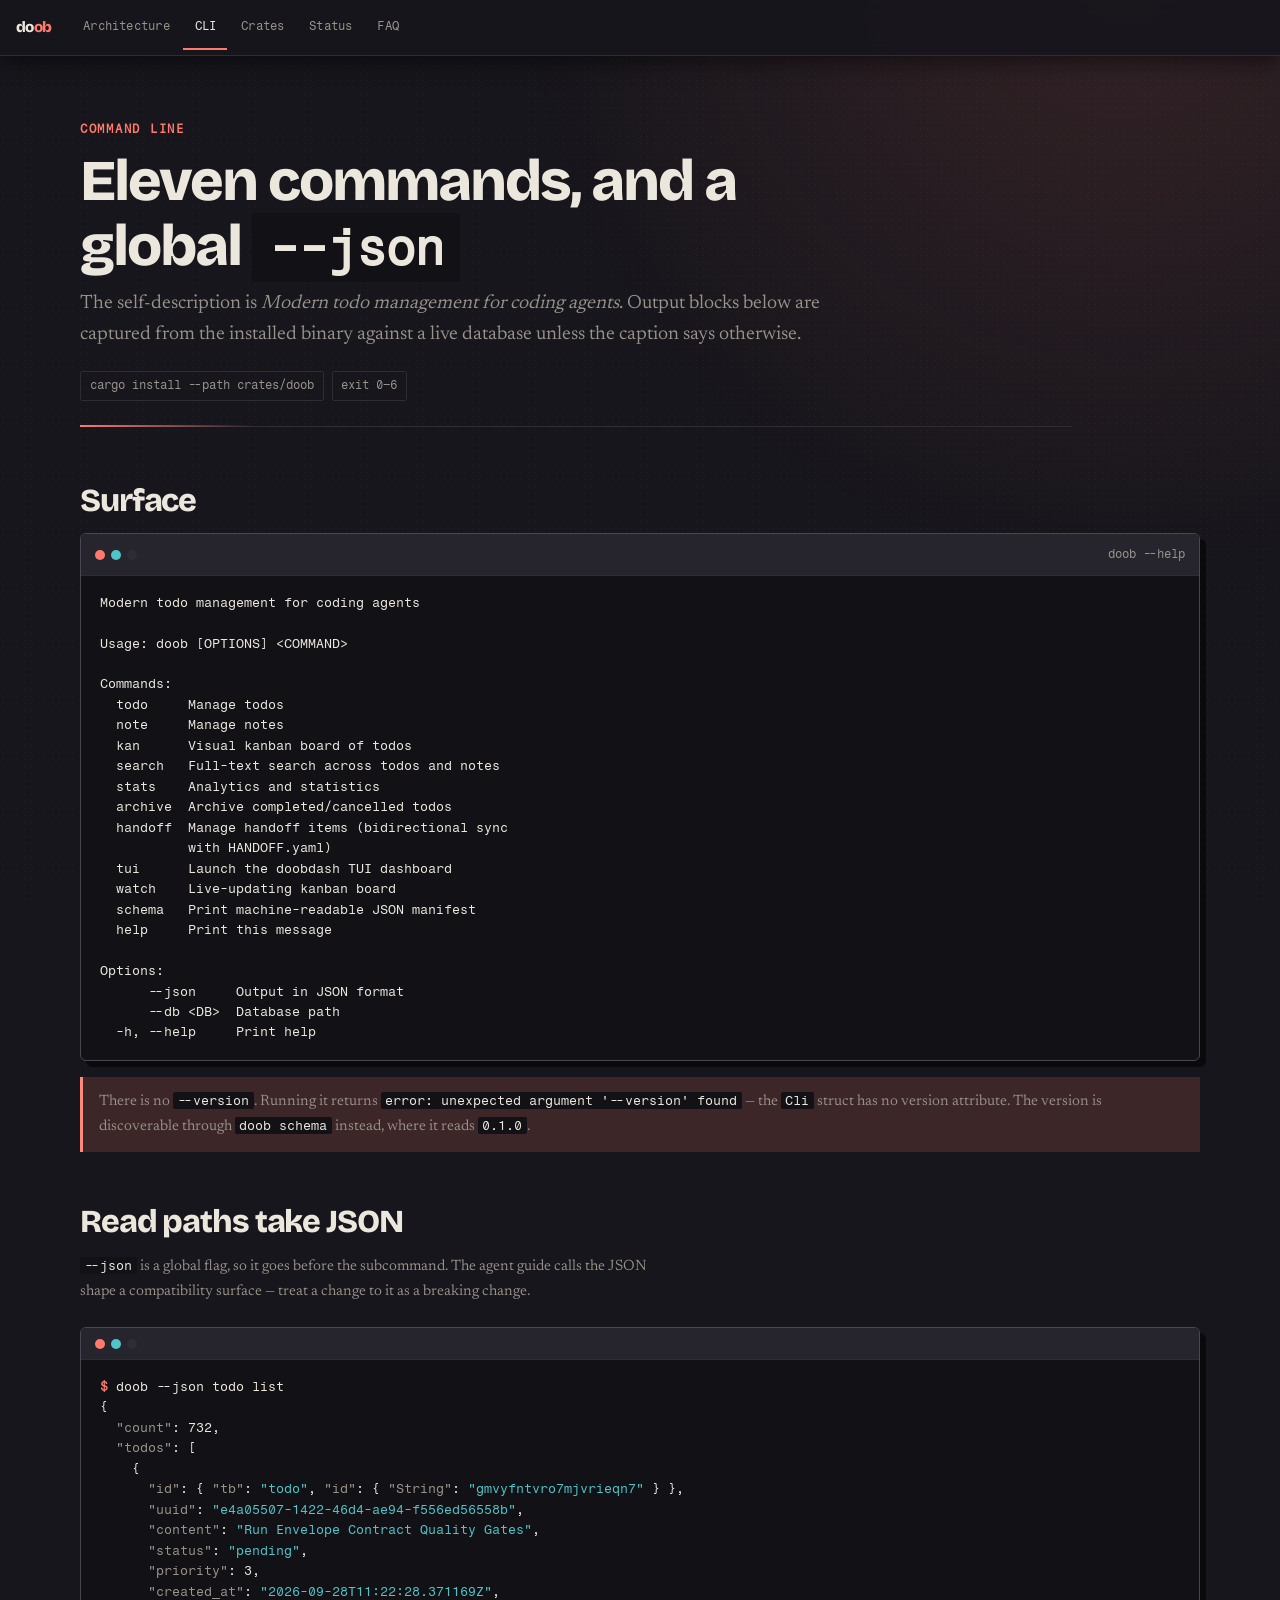
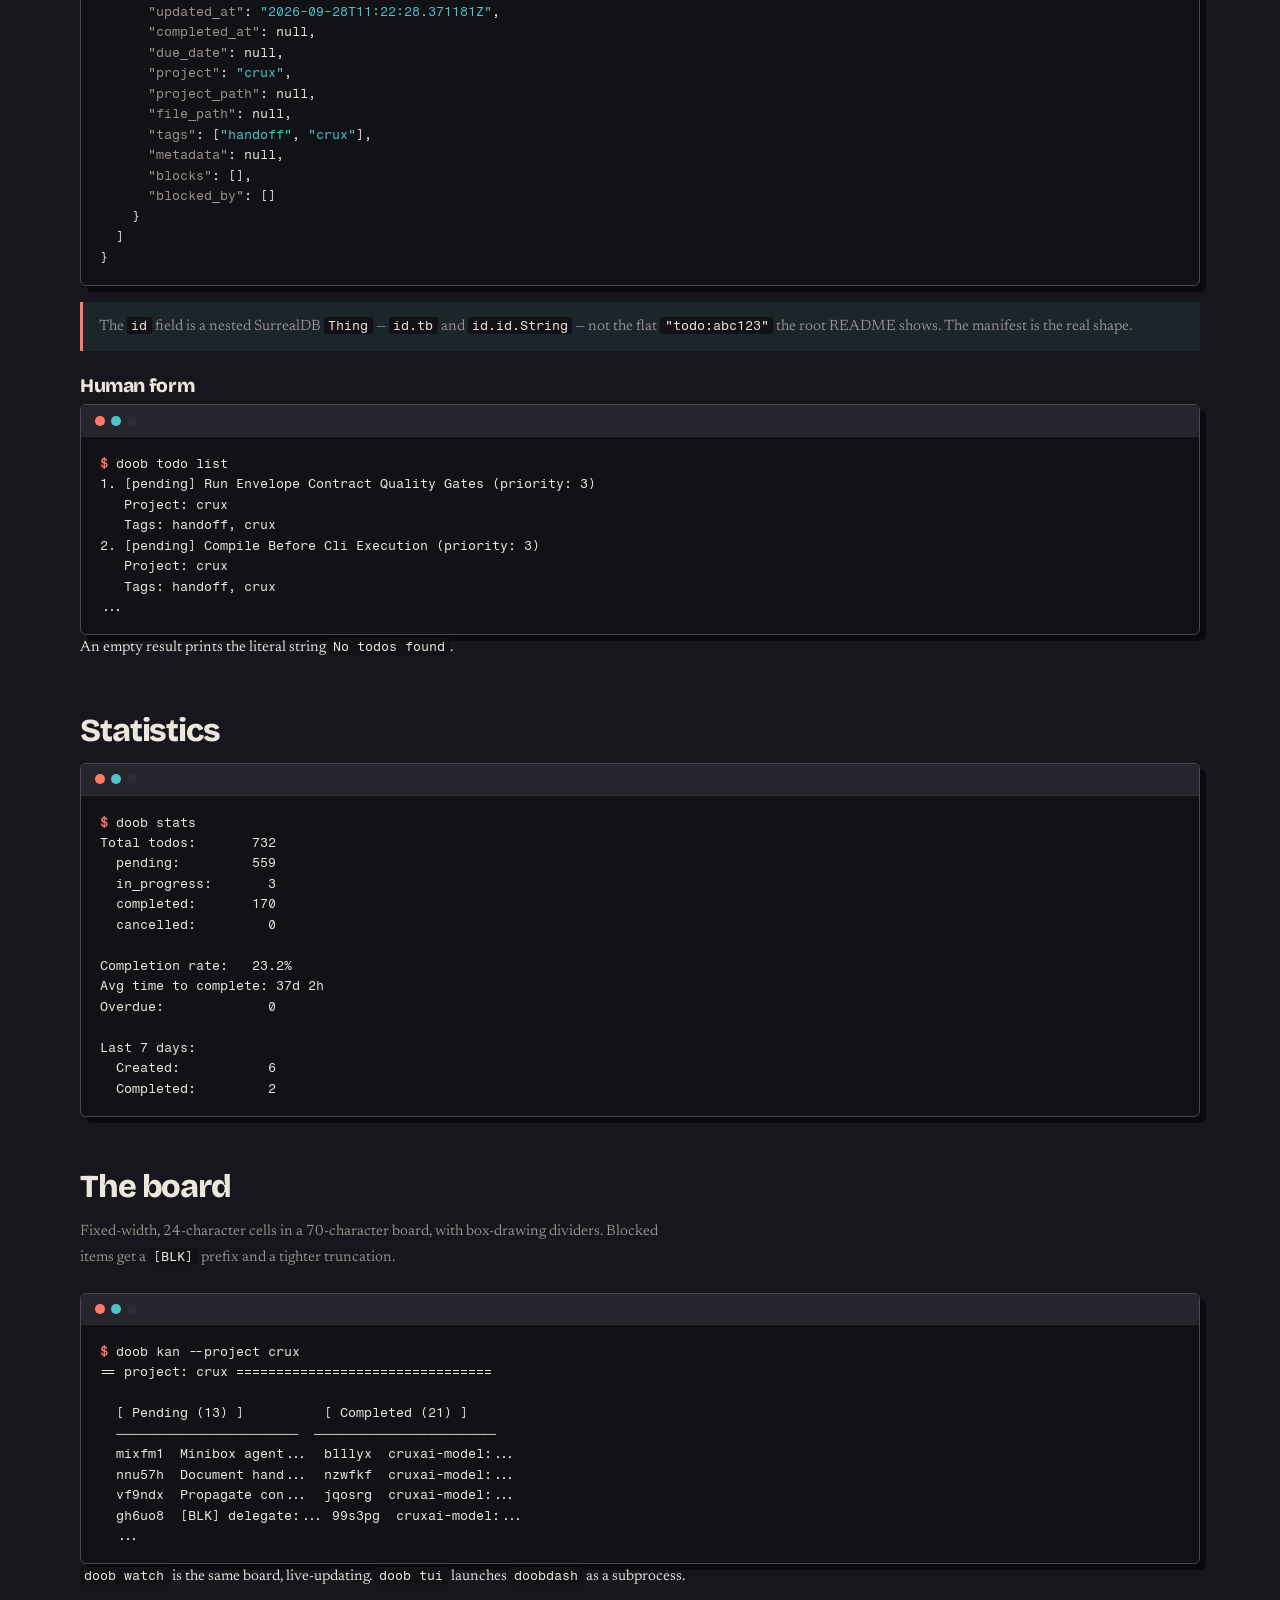
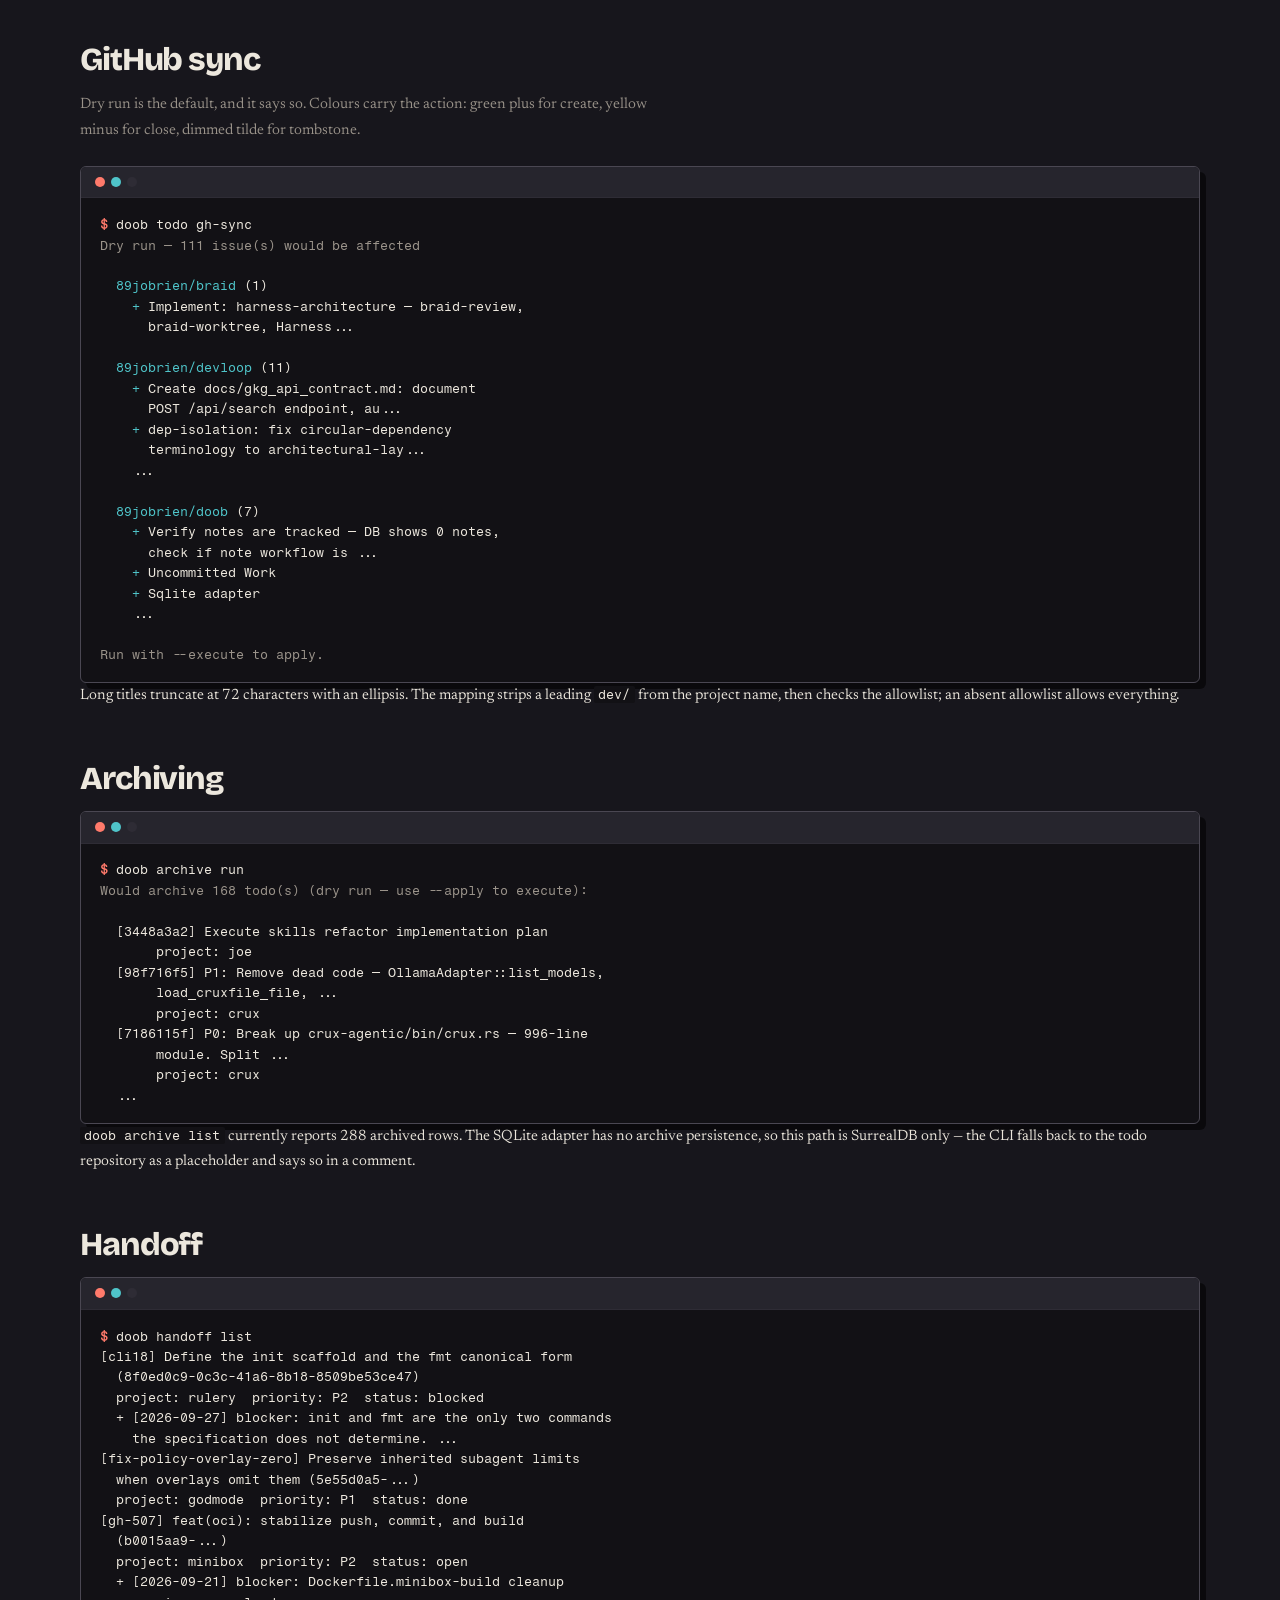
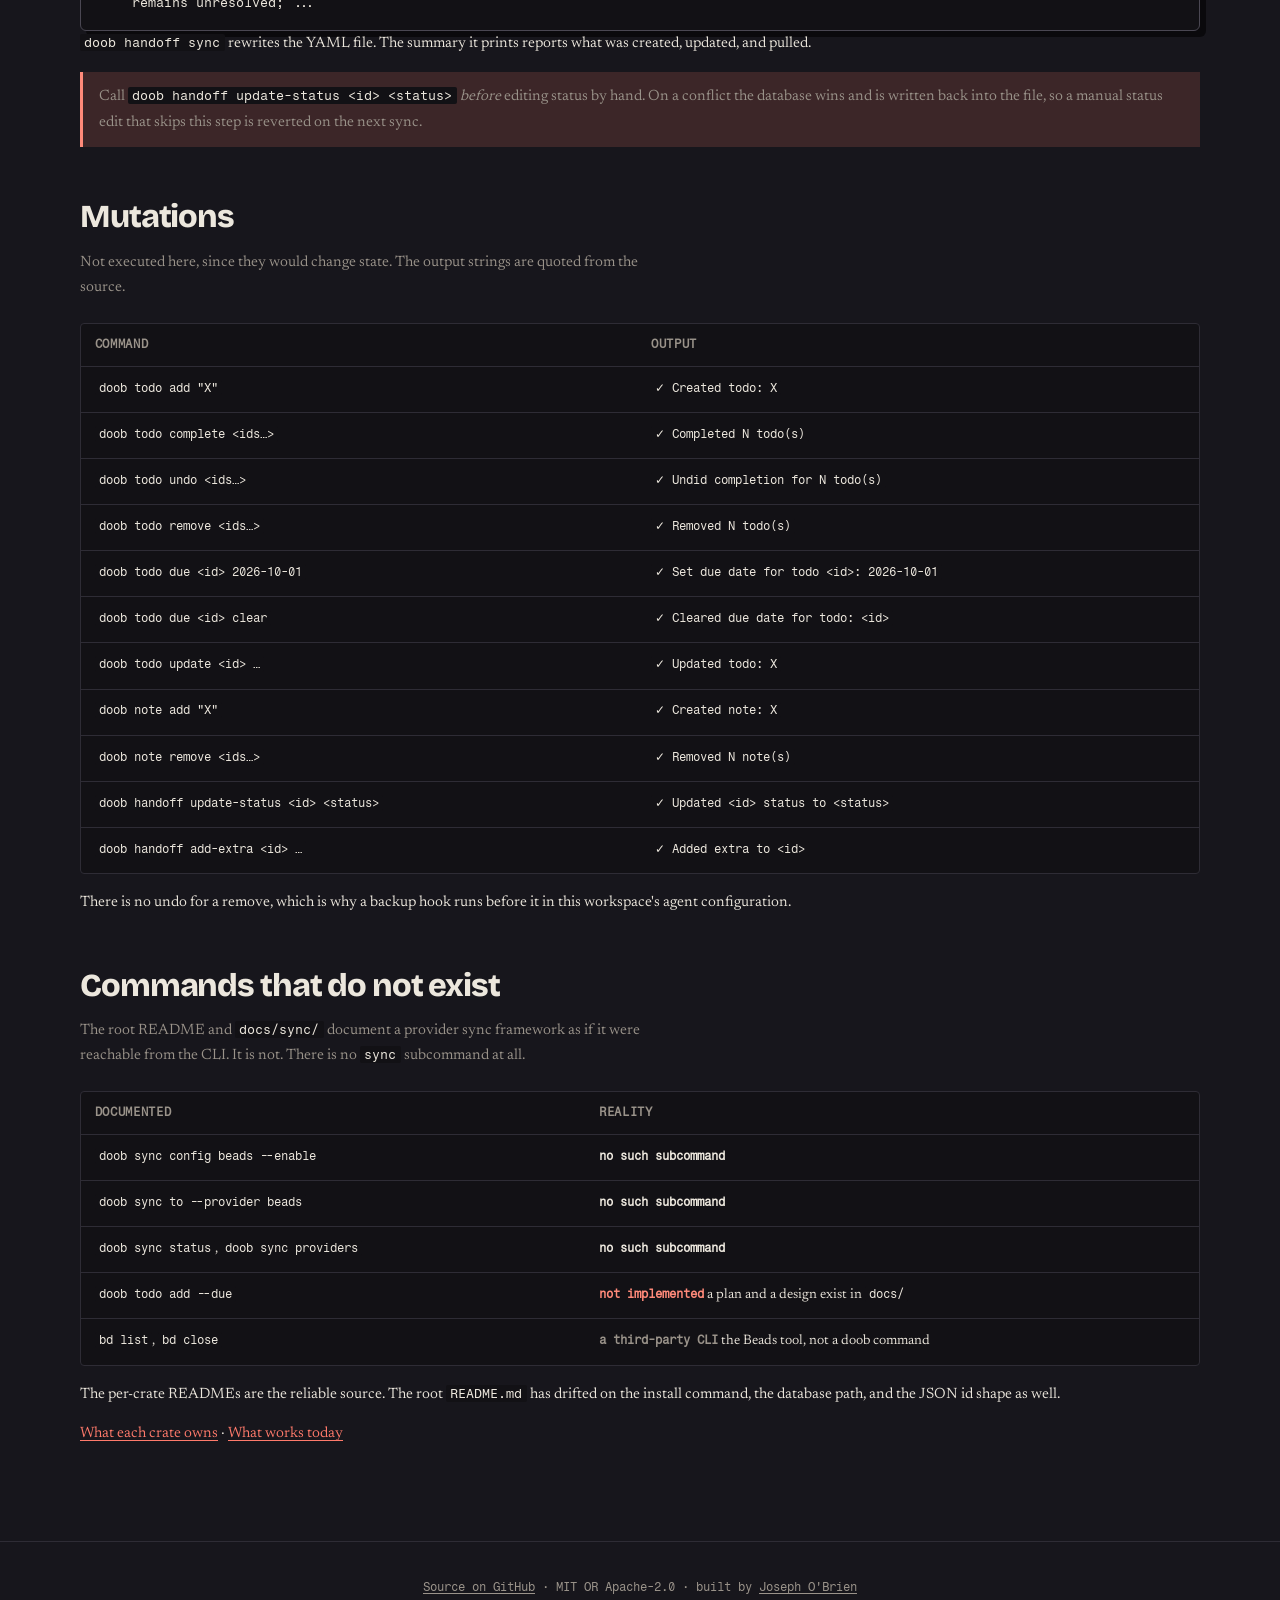
<file: site/cli/index.html>
<!doctype html>
<html lang="en">
  <head>
    <meta charset="utf-8">
    <meta name="viewport" content="width=device-width, initial-scale=1">
    <meta name="description" content="The doob command line: eleven top-level subcommands, JSON output on every read path, typed exit codes, and captured output from a live database.">
    <title>doob &mdash; CLI</title>
    <link rel="stylesheet" href="../style.css">
  </head>
  <body>
    <a class="skip-link" href="#main">Skip to content</a>

    <nav class="nav" aria-label="Primary">
      <a href="../" class="brand">do<span class="mark">ob</span></a>
      <a href="../architecture/">Architecture</a>
      <a href="../cli/" aria-current="page">CLI</a>
      <a href="../crates/">Crates</a>
      <a href="../status/">Status</a>
      <a href="../faq/">FAQ</a>
    </nav>

    <main id="main" class="page">
      <header class="page-head">
        <span class="eyebrow">Command line</span>
        <h1>Eleven commands, and a global <code>--json</code></h1>
        <p class="lead">The self-description is <em>Modern todo management for coding agents</em>. Output blocks below are captured from the installed binary against a live database unless the caption says otherwise.</p>
        <div class="meta-row">
          <span class="meta">cargo install --path crates/doob</span>
          <span class="meta">exit 0&ndash;6</span>
        </div>
      </header>

      <section>
        <h2>Surface</h2>
        <div class="terminal">
          <div class="terminal-bar"><span class="label">doob --help</span></div>
<pre>Modern todo management for coding agents

Usage: doob [OPTIONS] &lt;COMMAND&gt;

Commands:
  todo     Manage todos
  note     Manage notes
  kan      Visual kanban board of todos
  search   Full-text search across todos and notes
  stats    Analytics and statistics
  archive  Archive completed/cancelled todos
  handoff  Manage handoff items (bidirectional sync
           with HANDOFF.yaml)
  tui      Launch the doobdash TUI dashboard
  watch    Live-updating kanban board
  schema   Print machine-readable JSON manifest
  help     Print this message

Options:
      --json     Output in JSON format
      --db &lt;DB&gt;  Database path
  -h, --help     Print help</pre>
        </div>
        <div class="note note-warn">
          <p>There is no <code>--version</code>. Running it returns <code>error: unexpected argument '--version' found</code> &mdash; the <code>Cli</code> struct has no version attribute. The version is discoverable through <code>doob schema</code> instead, where it reads <code>0.1.0</code>.</p>
        </div>
      </section>

      <section>
        <h2>Read paths take JSON</h2>
        <p class="section-intro"><code>--json</code> is a global flag, so it goes before the subcommand. The agent guide calls the JSON shape a compatibility surface &mdash; treat a change to it as a breaking change.</p>
        <div class="terminal">
          <div class="terminal-bar"></div>
<pre><span class="prompt">$</span> doob --json todo list
{
  <span class="cmt">"count"</span>: 732,
  <span class="cmt">"todos"</span>: [
    {
      <span class="cmt">"id"</span>: { <span class="cmt">"tb"</span>: <span class="ok">"todo"</span>, <span class="cmt">"id"</span>: { <span class="cmt">"String"</span>: <span class="ok">"gmvyfntvro7mjvrieqn7"</span> } },
      <span class="cmt">"uuid"</span>: <span class="ok">"e4a05507-1422-46d4-ae94-f556ed56558b"</span>,
      <span class="cmt">"content"</span>: <span class="ok">"Run Envelope Contract Quality Gates"</span>,
      <span class="cmt">"status"</span>: <span class="ok">"pending"</span>,
      <span class="cmt">"priority"</span>: 3,
      <span class="cmt">"created_at"</span>: <span class="ok">"2026-09-28T11:22:28.371169Z"</span>,
      <span class="cmt">"updated_at"</span>: <span class="ok">"2026-09-28T11:22:28.371181Z"</span>,
      <span class="cmt">"completed_at"</span>: null,
      <span class="cmt">"due_date"</span>: null,
      <span class="cmt">"project"</span>: <span class="ok">"crux"</span>,
      <span class="cmt">"project_path"</span>: null,
      <span class="cmt">"file_path"</span>: null,
      <span class="cmt">"tags"</span>: [<span class="ok">"handoff"</span>, <span class="ok">"crux"</span>],
      <span class="cmt">"metadata"</span>: null,
      <span class="cmt">"blocks"</span>: [],
      <span class="cmt">"blocked_by"</span>: []
    }
  ]
}</pre>
        </div>
        <div class="note">
          <p>The <code>id</code> field is a nested SurrealDB <code>Thing</code> &mdash; <code>id.tb</code> and <code>id.id.String</code> &mdash; not the flat <code>"todo:abc123"</code> the root README shows. The manifest is the real shape.</p>
        </div>

        <h3>Human form</h3>
        <div class="terminal">
          <div class="terminal-bar"></div>
<pre><span class="prompt">$</span> doob todo list
1. [pending] Run Envelope Contract Quality Gates (priority: 3)
   Project: crux
   Tags: handoff, crux
2. [pending] Compile Before Cli Execution (priority: 3)
   Project: crux
   Tags: handoff, crux
...</pre>
        </div>
        <p>An empty result prints the literal string <code>No todos found</code>.</p>
      </section>

      <section>
        <h2>Statistics</h2>
        <div class="terminal">
          <div class="terminal-bar"></div>
<pre><span class="prompt">$</span> doob stats
Total todos:       732
  pending:         559
  in_progress:       3
  completed:       170
  cancelled:         0

Completion rate:   23.2%
Avg time to complete: 37d 2h
Overdue:             0

Last 7 days:
  Created:           6
  Completed:         2</pre>
        </div>
      </section>

      <section>
        <h2>The board</h2>
        <p class="section-intro">Fixed-width, 24-character cells in a 70-character board, with box-drawing dividers. Blocked items get a <code>[BLK]</code> prefix and a tighter truncation.</p>
        <div class="terminal">
          <div class="terminal-bar"></div>
<pre><span class="prompt">$</span> doob kan --project crux
== project: crux ================================

  [ Pending (13) ]          [ Completed (21) ]
  ────────────────────────  ────────────────────────
  mixfm1  Minibox agent...  blllyx  cruxai-model:...
  nnu57h  Document hand...  nzwfkf  cruxai-model:...
  vf9ndx  Propagate con...  jqosrg  cruxai-model:...
  gh6uo8  [BLK] delegate:... 99s3pg  cruxai-model:...
  ...</pre>
        </div>
        <p><code>doob watch</code> is the same board, live-updating. <code>doob tui</code> launches <code>doobdash</code> as a subprocess.</p>
      </section>

      <section>
        <h2>GitHub sync</h2>
        <p class="section-intro">Dry run is the default, and it says so. Colours carry the action: green plus for create, yellow minus for close, dimmed tilde for tombstone.</p>
        <div class="terminal">
          <div class="terminal-bar"></div>
<pre><span class="prompt">$</span> doob todo gh-sync
<span class="cmt">Dry run — 111 issue(s) would be affected</span>

  <span class="ok">89jobrien/braid</span> (1)
    <span class="ok">+</span> Implement: harness-architecture — braid-review,
      braid-worktree, Harness...

  <span class="ok">89jobrien/devloop</span> (11)
    <span class="ok">+</span> Create docs/gkg_api_contract.md: document
      POST /api/search endpoint, au...
    <span class="ok">+</span> dep-isolation: fix circular-dependency
      terminology to architectural-lay...
    ...

  <span class="ok">89jobrien/doob</span> (7)
    <span class="ok">+</span> Verify notes are tracked — DB shows 0 notes,
      check if note workflow is ...
    <span class="ok">+</span> Uncommitted Work
    <span class="ok">+</span> Sqlite adapter
    ...

<span class="cmt">Run with --execute to apply.</span></pre>
        </div>
        <p>Long titles truncate at 72 characters with an ellipsis. The mapping strips a leading <code>dev/</code> from the project name, then checks the allowlist; an absent allowlist allows everything.</p>
      </section>

      <section>
        <h2>Archiving</h2>
        <div class="terminal">
          <div class="terminal-bar"></div>
<pre><span class="prompt">$</span> doob archive run
<span class="cmt">Would archive 168 todo(s) (dry run — use --apply to execute):</span>

  [3448a3a2] Execute skills refactor implementation plan
       project: joe
  [98f716f5] P1: Remove dead code — OllamaAdapter::list_models,
       load_cruxfile_file, ...
       project: crux
  [7186115f] P0: Break up crux-agentic/bin/crux.rs — 996-line
       module. Split ...
       project: crux
  ...</pre>
        </div>
        <p><code>doob archive list</code> currently reports 288 archived rows. The SQLite adapter has no archive persistence, so this path is SurrealDB only &mdash; the CLI falls back to the todo repository as a placeholder and says so in a comment.</p>
      </section>

      <section>
        <h2>Handoff</h2>
        <div class="terminal">
          <div class="terminal-bar"></div>
<pre><span class="prompt">$</span> doob handoff list
[cli18] Define the init scaffold and the fmt canonical form
  (8f0ed0c9-0c3c-41a6-8b18-8509be53ce47)
  project: rulery  priority: P2  status: blocked
  + [2026-09-27] blocker: init and fmt are the only two commands
    the specification does not determine. ...
[fix-policy-overlay-zero] Preserve inherited subagent limits
  when overlays omit them (5e55d0a5-...)
  project: godmode  priority: P1  status: done
[gh-507] feat(oci): stabilize push, commit, and build
  (b0015aa9-...)
  project: minibox  priority: P2  status: open
  + [2026-09-21] blocker: Dockerfile.minibox-build cleanup
    remains unresolved; ...</pre>
        </div>
        <p><code>doob handoff sync</code> rewrites the YAML file. The summary it prints reports what was created, updated, and pulled.</p>
        <div class="note note-warn">
          <p>Call <code>doob handoff update-status &lt;id&gt; &lt;status&gt;</code> <em>before</em> editing status by hand. On a conflict the database wins and is written back into the file, so a manual status edit that skips this step is reverted on the next sync.</p>
        </div>
      </section>

      <section>
        <h2>Mutations</h2>
        <p class="section-intro">Not executed here, since they would change state. The output strings are quoted from the source.</p>
        <div class="table-wrap">
          <table>
            <thead><tr><th scope="col">Command</th><th scope="col">Output</th></tr></thead>
            <tbody>
              <tr><td><code>doob todo add "X"</code></td><td><code>✓ Created todo: X</code></td></tr>
              <tr><td><code>doob todo complete &lt;ids…&gt;</code></td><td><code>✓ Completed N todo(s)</code></td></tr>
              <tr><td><code>doob todo undo &lt;ids…&gt;</code></td><td><code>✓ Undid completion for N todo(s)</code></td></tr>
              <tr><td><code>doob todo remove &lt;ids…&gt;</code></td><td><code>✓ Removed N todo(s)</code></td></tr>
              <tr><td><code>doob todo due &lt;id&gt; 2026-10-01</code></td><td><code>✓ Set due date for todo &lt;id&gt;: 2026-10-01</code></td></tr>
              <tr><td><code>doob todo due &lt;id&gt; clear</code></td><td><code>✓ Cleared due date for todo: &lt;id&gt;</code></td></tr>
              <tr><td><code>doob todo update &lt;id&gt; …</code></td><td><code>✓ Updated todo: X</code></td></tr>
              <tr><td><code>doob note add "X"</code></td><td><code>✓ Created note: X</code></td></tr>
              <tr><td><code>doob note remove &lt;ids…&gt;</code></td><td><code>✓ Removed N note(s)</code></td></tr>
              <tr><td><code>doob handoff update-status &lt;id&gt; &lt;status&gt;</code></td><td><code>✓ Updated &lt;id&gt; status to &lt;status&gt;</code></td></tr>
              <tr><td><code>doob handoff add-extra &lt;id&gt; …</code></td><td><code>✓ Added extra to &lt;id&gt;</code></td></tr>
            </tbody>
          </table>
        </div>
        <p>There is no undo for a remove, which is why a backup hook runs before it in this workspace's agent configuration.</p>
      </section>

      <section>
        <h2>Commands that do not exist</h2>
        <p class="section-intro">The root README and <code>docs/sync/</code> document a provider sync framework as if it were reachable from the CLI. It is not. There is no <code>sync</code> subcommand at all.</p>
        <div class="table-wrap">
          <table>
            <thead><tr><th scope="col">Documented</th><th scope="col">Reality</th></tr></thead>
            <tbody>
              <tr><td><code>doob sync config beads --enable</code></td><td><span class="status status-err">no such subcommand</span></td></tr>
              <tr><td><code>doob sync to --provider beads</code></td><td><span class="status status-err">no such subcommand</span></td></tr>
              <tr><td><code>doob sync status</code>, <code>doob sync providers</code></td><td><span class="status status-err">no such subcommand</span></td></tr>
              <tr><td><code>doob todo add --due</code></td><td><span class="status status-warn">not implemented</span> a plan and a design exist in <code>docs/</code></td></tr>
              <tr><td><code>bd list</code>, <code>bd close</code></td><td><span class="status status-off">a third-party CLI</span> the Beads tool, not a doob command</td></tr>
            </tbody>
          </table>
        </div>
        <p>The per-crate READMEs are the reliable source. The root <code>README.md</code> has drifted on the install command, the database path, and the JSON id shape as well.</p>
      </section>

      <p><a href="../crates/">What each crate owns</a> &middot; <a href="../status/">What works today</a></p>
    </main>

    <footer class="site-foot">
      <a href="https://github.com/89jobrien/doob">Source on GitHub</a> &middot; MIT OR Apache-2.0 &middot; built by <a href="https://github.com/89jobrien">Joseph O'Brien</a>
    </footer>
  </body>
</html>
</file>
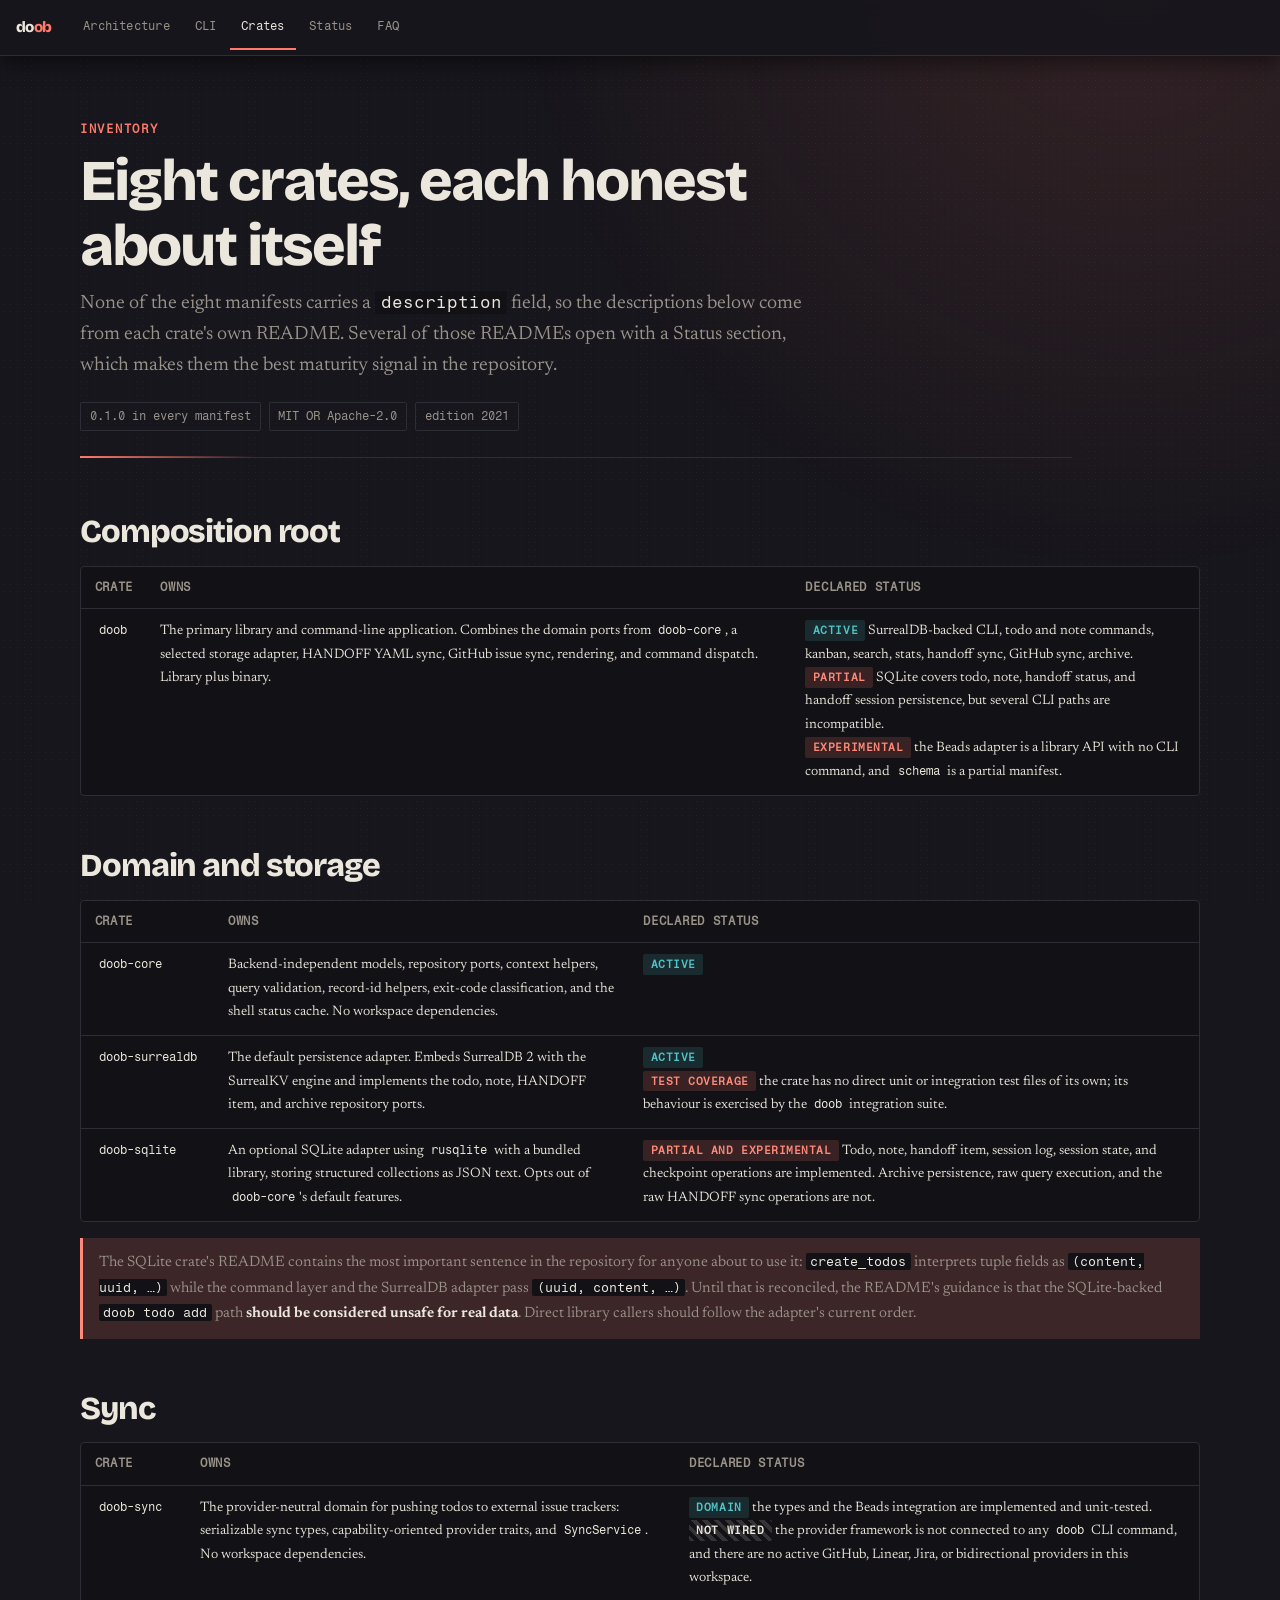
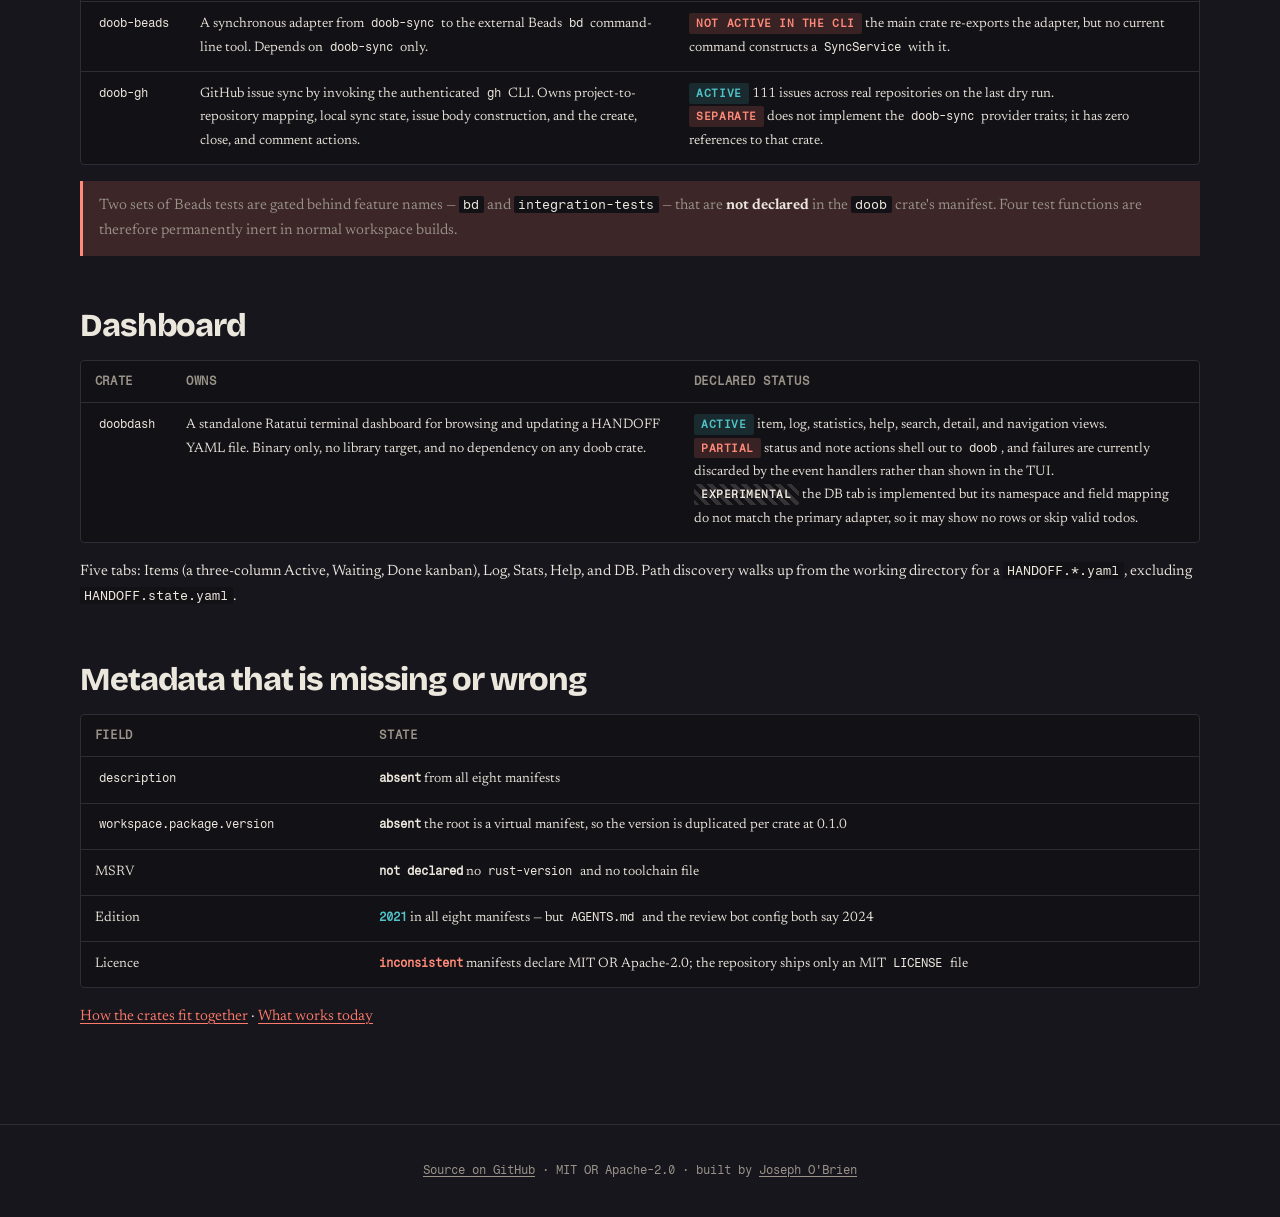
<file: site/crates/index.html>
<!doctype html>
<html lang="en">
  <head>
    <meta charset="utf-8">
    <meta name="viewport" content="width=device-width, initial-scale=1">
    <meta name="description" content="The eight crates in the doob workspace, what each owns, and the status each one declares for itself.">
    <title>doob &mdash; crates</title>
    <link rel="stylesheet" href="../style.css">
  </head>
  <body>
    <a class="skip-link" href="#main">Skip to content</a>

    <nav class="nav" aria-label="Primary">
      <a href="../" class="brand">do<span class="mark">ob</span></a>
      <a href="../architecture/">Architecture</a>
      <a href="../cli/">CLI</a>
      <a href="../crates/" aria-current="page">Crates</a>
      <a href="../status/">Status</a>
      <a href="../faq/">FAQ</a>
    </nav>

    <main id="main" class="page">
      <header class="page-head">
        <span class="eyebrow">Inventory</span>
        <h1>Eight crates, each honest about itself</h1>
        <p class="lead">None of the eight manifests carries a <code>description</code> field, so the descriptions below come from each crate's own README. Several of those READMEs open with a Status section, which makes them the best maturity signal in the repository.</p>
        <div class="meta-row">
          <span class="meta">0.1.0 in every manifest</span>
          <span class="meta">MIT OR Apache-2.0</span>
          <span class="meta">edition 2021</span>
        </div>
      </header>

      <section>
        <h2>Composition root</h2>
        <div class="table-wrap">
          <table>
            <thead><tr><th scope="col">Crate</th><th scope="col">Owns</th><th scope="col">Declared status</th></tr></thead>
            <tbody>
              <tr>
                <td><code>doob</code></td>
                <td>The primary library and command-line application. Combines the domain ports from <code>doob-core</code>, a selected storage adapter, HANDOFF YAML sync, GitHub issue sync, rendering, and command dispatch. Library plus binary.</td>
                <td>
                  <span class="pill pill-shipped">Active</span> SurrealDB-backed CLI, todo and note commands, kanban, search, stats, handoff sync, GitHub sync, archive.
                  <br><span class="pill pill-wip">Partial</span> SQLite covers todo, note, handoff status, and handoff session persistence, but several CLI paths are incompatible.
                  <br><span class="pill pill-experimental">Experimental</span> the Beads adapter is a library API with no CLI command, and <code>schema</code> is a partial manifest.
                </td>
              </tr>
            </tbody>
          </table>
        </div>
      </section>

      <section>
        <h2>Domain and storage</h2>
        <div class="table-wrap">
          <table>
            <thead><tr><th scope="col">Crate</th><th scope="col">Owns</th><th scope="col">Declared status</th></tr></thead>
            <tbody>
              <tr>
                <td><code>doob-core</code></td>
                <td>Backend-independent models, repository ports, context helpers, query validation, record-id helpers, exit-code classification, and the shell status cache. No workspace dependencies.</td>
                <td><span class="pill pill-shipped">Active</span></td>
              </tr>
              <tr>
                <td><code>doob-surrealdb</code></td>
                <td>The default persistence adapter. Embeds SurrealDB 2 with the SurrealKV engine and implements the todo, note, HANDOFF item, and archive repository ports.</td>
                <td>
                  <span class="pill pill-shipped">Active</span>
                  <br><span class="pill pill-experimental">Test coverage</span> the crate has no direct unit or integration test files of its own; its behaviour is exercised by the <code>doob</code> integration suite.
                </td>
              </tr>
              <tr>
                <td><code>doob-sqlite</code></td>
                <td>An optional SQLite adapter using <code>rusqlite</code> with a bundled library, storing structured collections as JSON text. Opts out of <code>doob-core</code>'s default features.</td>
                <td>
                  <span class="pill pill-partial">Partial and experimental</span> Todo, note, handoff item, session log, session state, and checkpoint operations are implemented. Archive persistence, raw query execution, and the raw HANDOFF sync operations are not.
                </td>
              </tr>
            </tbody>
          </table>
        </div>
        <div class="note note-warn">
          <p>The SQLite crate's README contains the most important sentence in the repository for anyone about to use it: <code>create_todos</code> interprets tuple fields as <code>(content, uuid, …)</code> while the command layer and the SurrealDB adapter pass <code>(uuid, content, …)</code>. Until that is reconciled, the README's guidance is that the SQLite-backed <code>doob todo add</code> path <strong>should be considered unsafe for real data</strong>. Direct library callers should follow the adapter's current order.</p>
        </div>
      </section>

      <section>
        <h2>Sync</h2>
        <div class="table-wrap">
          <table>
            <thead><tr><th scope="col">Crate</th><th scope="col">Owns</th><th scope="col">Declared status</th></tr></thead>
            <tbody>
              <tr>
                <td><code>doob-sync</code></td>
                <td>The provider-neutral domain for pushing todos to external issue trackers: serializable sync types, capability-oriented provider traits, and <code>SyncService</code>. No workspace dependencies.</td>
                <td>
                  <span class="pill pill-shipped">Domain</span> the types and the Beads integration are implemented and unit-tested.
                  <br><span class="pill pill-notwired">Not wired</span> the provider framework is not connected to any <code>doob</code> CLI command, and there are no active GitHub, Linear, Jira, or bidirectional providers in this workspace.
                </td>
              </tr>
              <tr>
                <td><code>doob-beads</code></td>
                <td>A synchronous adapter from <code>doob-sync</code> to the external Beads <code>bd</code> command-line tool. Depends on <code>doob-sync</code> only.</td>
                <td>
                  <span class="pill pill-experimental">Not active in the CLI</span> the main crate re-exports the adapter, but no current command constructs a <code>SyncService</code> with it.
                </td>
              </tr>
              <tr>
                <td><code>doob-gh</code></td>
                <td>GitHub issue sync by invoking the authenticated <code>gh</code> CLI. Owns project-to-repository mapping, local sync state, issue body construction, and the create, close, and comment actions.</td>
                <td>
                  <span class="pill pill-shipped">Active</span> 111 issues across real repositories on the last dry run.
                  <br><span class="pill pill-experimental">Separate</span> does not implement the <code>doob-sync</code> provider traits; it has zero references to that crate.
                </td>
              </tr>
            </tbody>
          </table>
        </div>
        <div class="note note-warn">
          <p>Two sets of Beads tests are gated behind feature names &mdash; <code>bd</code> and <code>integration-tests</code> &mdash; that are <strong>not declared</strong> in the <code>doob</code> crate's manifest. Four test functions are therefore permanently inert in normal workspace builds.</p>
        </div>
      </section>

      <section>
        <h2>Dashboard</h2>
        <div class="table-wrap">
          <table>
            <thead><tr><th scope="col">Crate</th><th scope="col">Owns</th><th scope="col">Declared status</th></tr></thead>
            <tbody>
              <tr>
                <td><code>doobdash</code></td>
                <td>A standalone Ratatui terminal dashboard for browsing and updating a HANDOFF YAML file. Binary only, no library target, and no dependency on any doob crate.</td>
                <td>
                  <span class="pill pill-shipped">Active</span> item, log, statistics, help, search, detail, and navigation views.
                  <br><span class="pill pill-partial">Partial</span> status and note actions shell out to <code>doob</code>, and failures are currently discarded by the event handlers rather than shown in the TUI.
                  <br><span class="pill pill-notwired">Experimental</span> the DB tab is implemented but its namespace and field mapping do not match the primary adapter, so it may show no rows or skip valid todos.
                </td>
              </tr>
            </tbody>
          </table>
        </div>
        <p>Five tabs: Items (a three-column Active, Waiting, Done kanban), Log, Stats, Help, and DB. Path discovery walks up from the working directory for a <code>HANDOFF.*.yaml</code>, excluding <code>HANDOFF.state.yaml</code>.</p>
      </section>

      <section>
        <h2>Metadata that is missing or wrong</h2>
        <div class="table-wrap">
          <table>
            <thead><tr><th scope="col">Field</th><th scope="col">State</th></tr></thead>
            <tbody>
              <tr><td><code>description</code></td><td><span class="status status-err">absent</span> from all eight manifests</td></tr>
              <tr><td><code>workspace.package.version</code></td><td><span class="status status-err">absent</span> the root is a virtual manifest, so the version is duplicated per crate at 0.1.0</td></tr>
              <tr><td>MSRV</td><td><span class="status status-err">not declared</span> no <code>rust-version</code> and no toolchain file</td></tr>
              <tr><td>Edition</td><td><span class="status status-ok">2021</span> in all eight manifests &mdash; but <code>AGENTS.md</code> and the review bot config both say 2024</td></tr>
              <tr><td>Licence</td><td><span class="status status-wip">inconsistent</span> manifests declare MIT OR Apache-2.0; the repository ships only an MIT <code>LICENSE</code> file</td></tr>
            </tbody>
          </table>
        </div>
      </section>

      <p><a href="../architecture/">How the crates fit together</a> &middot; <a href="../status/">What works today</a></p>
    </main>

    <footer class="site-foot">
      <a href="https://github.com/89jobrien/doob">Source on GitHub</a> &middot; MIT OR Apache-2.0 &middot; built by <a href="https://github.com/89jobrien">Joseph O'Brien</a>
    </footer>
  </body>
</html>
</file>
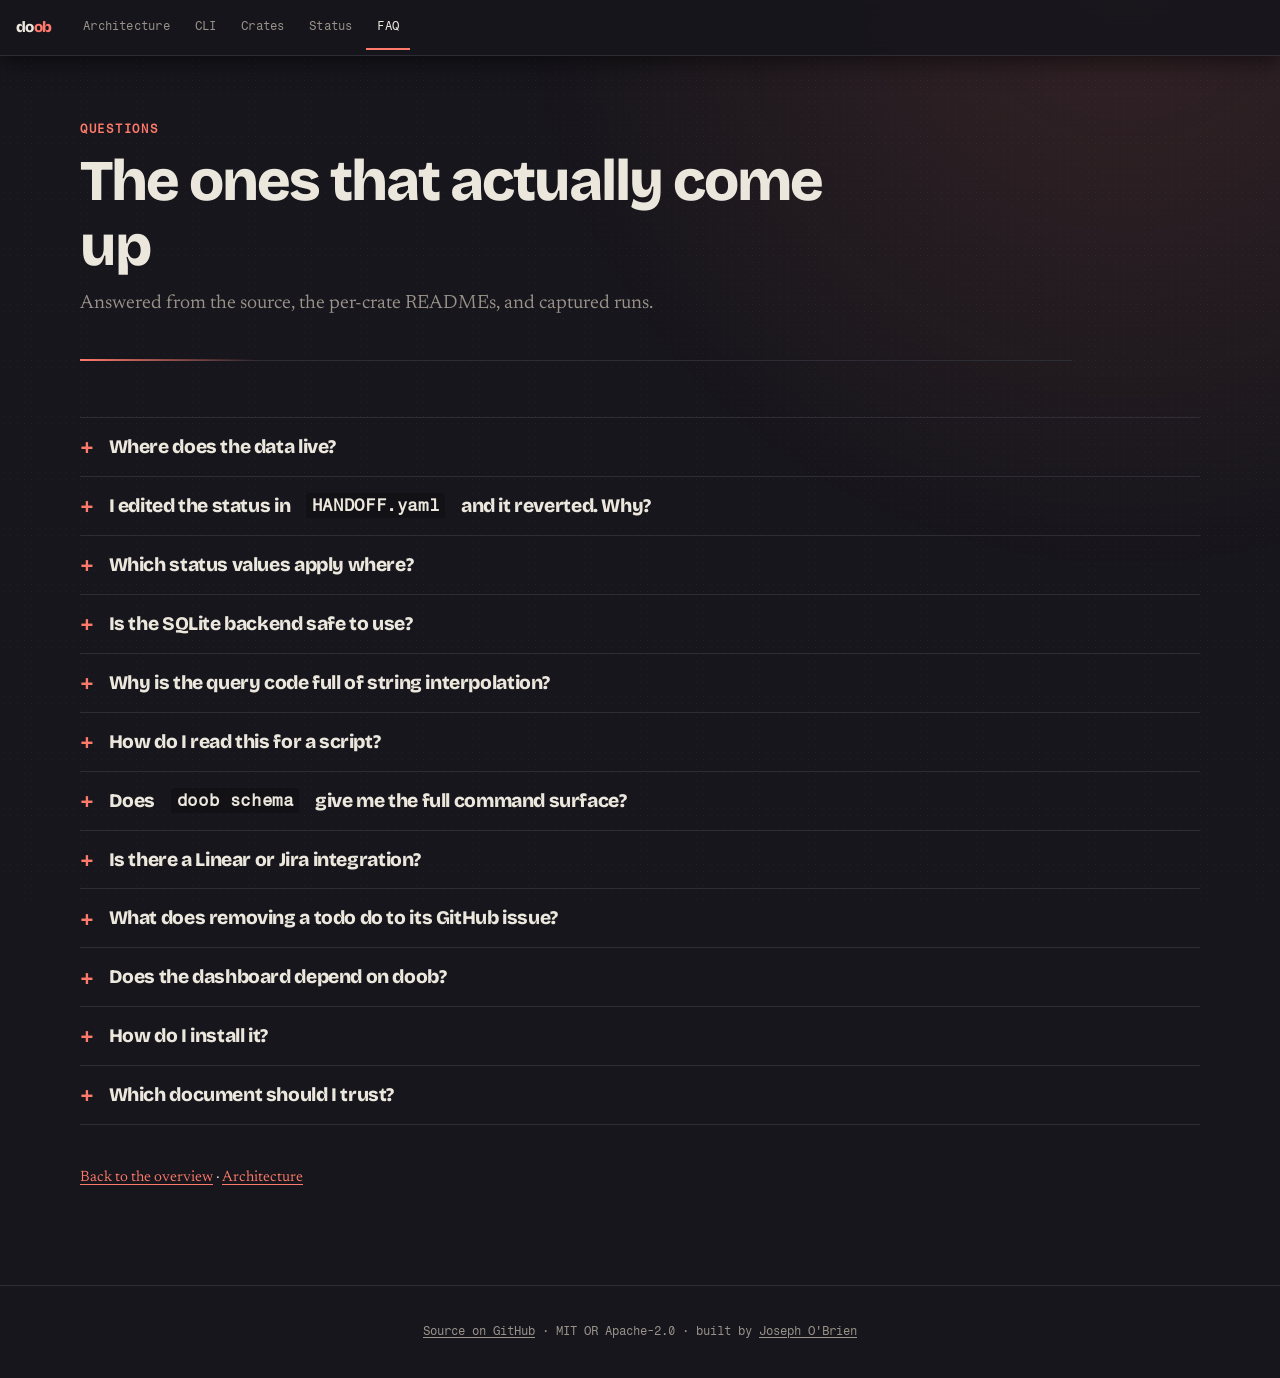
<file: site/faq/index.html>
<!doctype html>
<html lang="en">
  <head>
    <meta charset="utf-8">
    <meta name="viewport" content="width=device-width, initial-scale=1">
    <meta name="description" content="Questions about doob: where the database lives, why the database wins a handoff conflict, which status vocabulary applies, and whether the SQLite backend is safe.">
    <title>doob &mdash; FAQ</title>
    <link rel="stylesheet" href="../style.css">
  </head>
  <body>
    <a class="skip-link" href="#main">Skip to content</a>

    <nav class="nav" aria-label="Primary">
      <a href="../" class="brand">do<span class="mark">ob</span></a>
      <a href="../architecture/">Architecture</a>
      <a href="../cli/">CLI</a>
      <a href="../crates/">Crates</a>
      <a href="../status/">Status</a>
      <a href="../faq/" aria-current="page">FAQ</a>
    </nav>

    <main id="main" class="page">
      <header class="page-head">
        <span class="eyebrow">Questions</span>
        <h1>The ones that actually come up</h1>
        <p class="lead">Answered from the source, the per-crate READMEs, and captured runs.</p>
      </header>

      <div class="faq">

        <details class="faq-item">
          <summary>Where does the data live?</summary>
          <div class="faq-body">
            <p>SurrealDB 2 embedded with the SurrealKV engine, at <code>~/.ctx/doob/db/</code> &mdash; a <strong>directory</strong>, not a file. Namespace and database are both <code>doob</code>. Override the location with the global <code>--db</code> flag.</p>
            <p>The root README says <code>~/.claude/data/doob.db</code>. That is wrong.</p>
          </div>
        </details>

        <details class="faq-item">
          <summary>I edited the status in <code>HANDOFF.yaml</code> and it reverted. Why?</summary>
          <div class="faq-body">
            <p>Because the database wins on conflict. That rule is one line in the sync implementation &mdash; <code>// doob wins on status conflict</code> &mdash; and if the stored status differs from the file, the stored value is written back into the YAML.</p>
            <p>So run <code>doob handoff update-status &lt;id&gt; &lt;status&gt;</code> first, then edit the file for anything else. Sync also <strong>rewrites the whole document</strong>, so keep anything you add in a shape it round-trips.</p>
          </div>
        </details>

        <details class="faq-item">
          <summary>Which status values apply where?</summary>
          <div class="faq-body">
            <p>Two vocabularies, and they are not interchangeable.</p>
            <div class="table-wrap">
              <table>
                <thead><tr><th scope="col">Applies to</th><th scope="col">Values</th></tr></thead>
                <tbody>
                  <tr><td>Todos, in the database and the CLI</td><td><code>pending</code> &middot; <code>in_progress</code> &middot; <code>completed</code> &middot; <code>cancelled</code></td></tr>
                  <tr><td>Handoff items, in the YAML and the TUI</td><td><code>open</code> &middot; <code>done</code> &middot; <code>parked</code> &middot; <code>blocked</code></td></tr>
                </tbody>
              </table>
            </div>
            <p>A third <code>TodoStatus</code> exists in <code>doob-sync</code> with two variants that serialise as <code>"Pending"</code> and <code>"InProgress"</code>. It is part of the provider framework and is not reachable from the CLI.</p>
          </div>
        </details>

        <details class="faq-item">
          <summary>Is the SQLite backend safe to use?</summary>
          <div class="faq-body">
            <p>Not for <code>doob todo add</code>, and the crate README says so. The adapter reads tuple fields as <code>(content, uuid, …)</code> while the command layer passes <code>(uuid, content, …)</code>, so content lands in the uuid column.</p>
            <p>Archive persistence, raw query execution, and the raw HANDOFF sync operations are also unimplemented, and the command layer falls back to the todo repository as a placeholder for archive. SurrealDB is the supported backend; SQLite is opt-in and partial.</p>
            <p>If you must use it, build with <code>--no-default-features --features sqlite</code>, and follow the adapter's current field order rather than the command layer's.</p>
          </div>
        </details>

        <details class="faq-item">
          <summary>Why is the query code full of string interpolation?</summary>
          <div class="faq-body">
            <p>Because parameterised queries silently do nothing in SurrealDB 2.x &mdash; tracked upstream as issue 6271. <code>doob-core</code> therefore enforces strict allowlists in a query guard before any user-supplied value reaches a query string. That is a safety control compensating for an upstream bug, not a preference.</p>
            <p>The caveat: several todo and archive paths still use <code>.bind(...)</code>, so they remain exposed to the bug. The adapter README flags this and asks for real SurrealKV verification rather than compile-only confidence on any change to those paths.</p>
          </div>
        </details>

        <details class="faq-item">
          <summary>How do I read this for a script?</summary>
          <div class="faq-body">
            <p>Put the global flag first: <code>doob --json todo list</code>, not <code>doob todo list --json</code>. Every read path supports it.</p>
            <p>Branch on the exit code rather than parsing text. It is a real enum: 0 success, 1 not found, 2 invalid input, 3 database, 4 context, 5 io, 6 parse.</p>
            <p>Expect the id to be a nested object, not a string &mdash; <code>{"tb": "todo", "id": {"String": "..."}}</code>. The root README shows a flat <code>"todo:abc123"</code>, which is not what the binary prints.</p>
          </div>
        </details>

        <details class="faq-item">
          <summary>Does <code>doob schema</code> give me the full command surface?</summary>
          <div class="faq-body">
            <p>No. It emits 15 commands; the real CLI has 29. Absent from the manifest: <code>kan</code>, <code>watch</code>, <code>tui</code>, <code>todo update</code>, <code>todo gh-sync</code>, <code>handoff add-extra</code>, <code>handoff update-status</code>, <code>archive run</code>, and <code>schema</code> itself. Several positional arguments are described as flags.</p>
            <p>It is the only place the version is discoverable, since there is no <code>--version</code> flag. Treat it as provisional and read the crate's CLI source for the real surface.</p>
          </div>
        </details>

        <details class="faq-item">
          <summary>Is there a Linear or Jira integration?</summary>
          <div class="faq-body">
            <p>No. <code>doob-sync</code> defines the provider-neutral traits and a <code>SyncService</code>, and <code>doob-sync</code>'s README is explicit: the framework is not wired to any <code>doob</code> CLI command, and there are no active GitHub, Linear, Jira, or bidirectional providers.</p>
            <p>GitHub support does exist &mdash; in <code>doob-gh</code>, which is a <em>separate</em> implementation that does not implement those traits. It shells out to the <code>gh</code> CLI and is push-only: it never reads issue state back, and never updates an existing issue's title or body.</p>
          </div>
        </details>

        <details class="faq-item">
          <summary>What does removing a todo do to its GitHub issue?</summary>
          <div class="faq-body">
            <p>It adds a tombstone comment and leaves the issue open. The comment reads <em>"This todo was removed from doob without being completed."</em></p>
            <p>Completing a todo closes the issue instead. Both behaviours are configurable and both default to true. There is no undo for a remove, which is why this workspace runs a database backup before one.</p>
          </div>
        </details>

        <details class="faq-item">
          <summary>Does the dashboard depend on doob?</summary>
          <div class="faq-body">
            <p>No. <code>doobdash</code> is a binary-only crate with a dependency on nothing in the workspace. It reads the YAML directly and shells out to the installed <code>doob</code> for its two mutations: <code>doob handoff update-status ID STATUS</code> and <code>doob handoff add-extra ID --type note --note TEXT</code>.</p>
            <p>Both call sites discard the result, so a failed mutation is not surfaced in the TUI. The DB tab is also unreliable: it queries a namespace and field names the primary adapter does not use.</p>
          </div>
        </details>

        <details class="faq-item">
          <summary>How do I install it?</summary>
          <div class="faq-body">
            <p>From the crate, not the workspace root:</p>
<pre>cargo install --path crates/doob
cargo install --path crates/doobdash</pre>
            <p>For the SQLite build, add <code>--no-default-features --features sqlite</code>. The release is by default; a <code>--release</code> flag is rejected.</p>
            <p>It is not on crates.io, and the repository has no GitHub releases, so there is nothing to <code>brew install</code> or download. A single <code>v0.1.0</code> tag exists from February 2026.</p>
          </div>
        </details>

        <details class="faq-item">
          <summary>Which document should I trust?</summary>
          <div class="faq-body">
            <p>The per-crate READMEs and <code>CLAUDE.md</code>. The root <code>README.md</code> has drifted on the install command, the database path, the JSON id shape, and an entire sync surface that does not exist. <code>docs/sync/</code> documents commands that were never built.</p>
            <p>The per-crate READMEs are the strongest thing in the repository: each opens with a Status section that names its own limitations, including the SQLite safety warning.</p>
            <p>See the <a href="../status/">status page</a> for the full drift list.</p>
          </div>
        </details>

      </div>

      <p style="margin-top: 2.5rem"><a href="../">Back to the overview</a> &middot; <a href="../architecture/">Architecture</a></p>
    </main>

    <footer class="site-foot">
      <a href="https://github.com/89jobrien/doob">Source on GitHub</a> &middot; MIT OR Apache-2.0 &middot; built by <a href="https://github.com/89jobrien">Joseph O'Brien</a>
    </footer>
  </body>
</html>
</file>
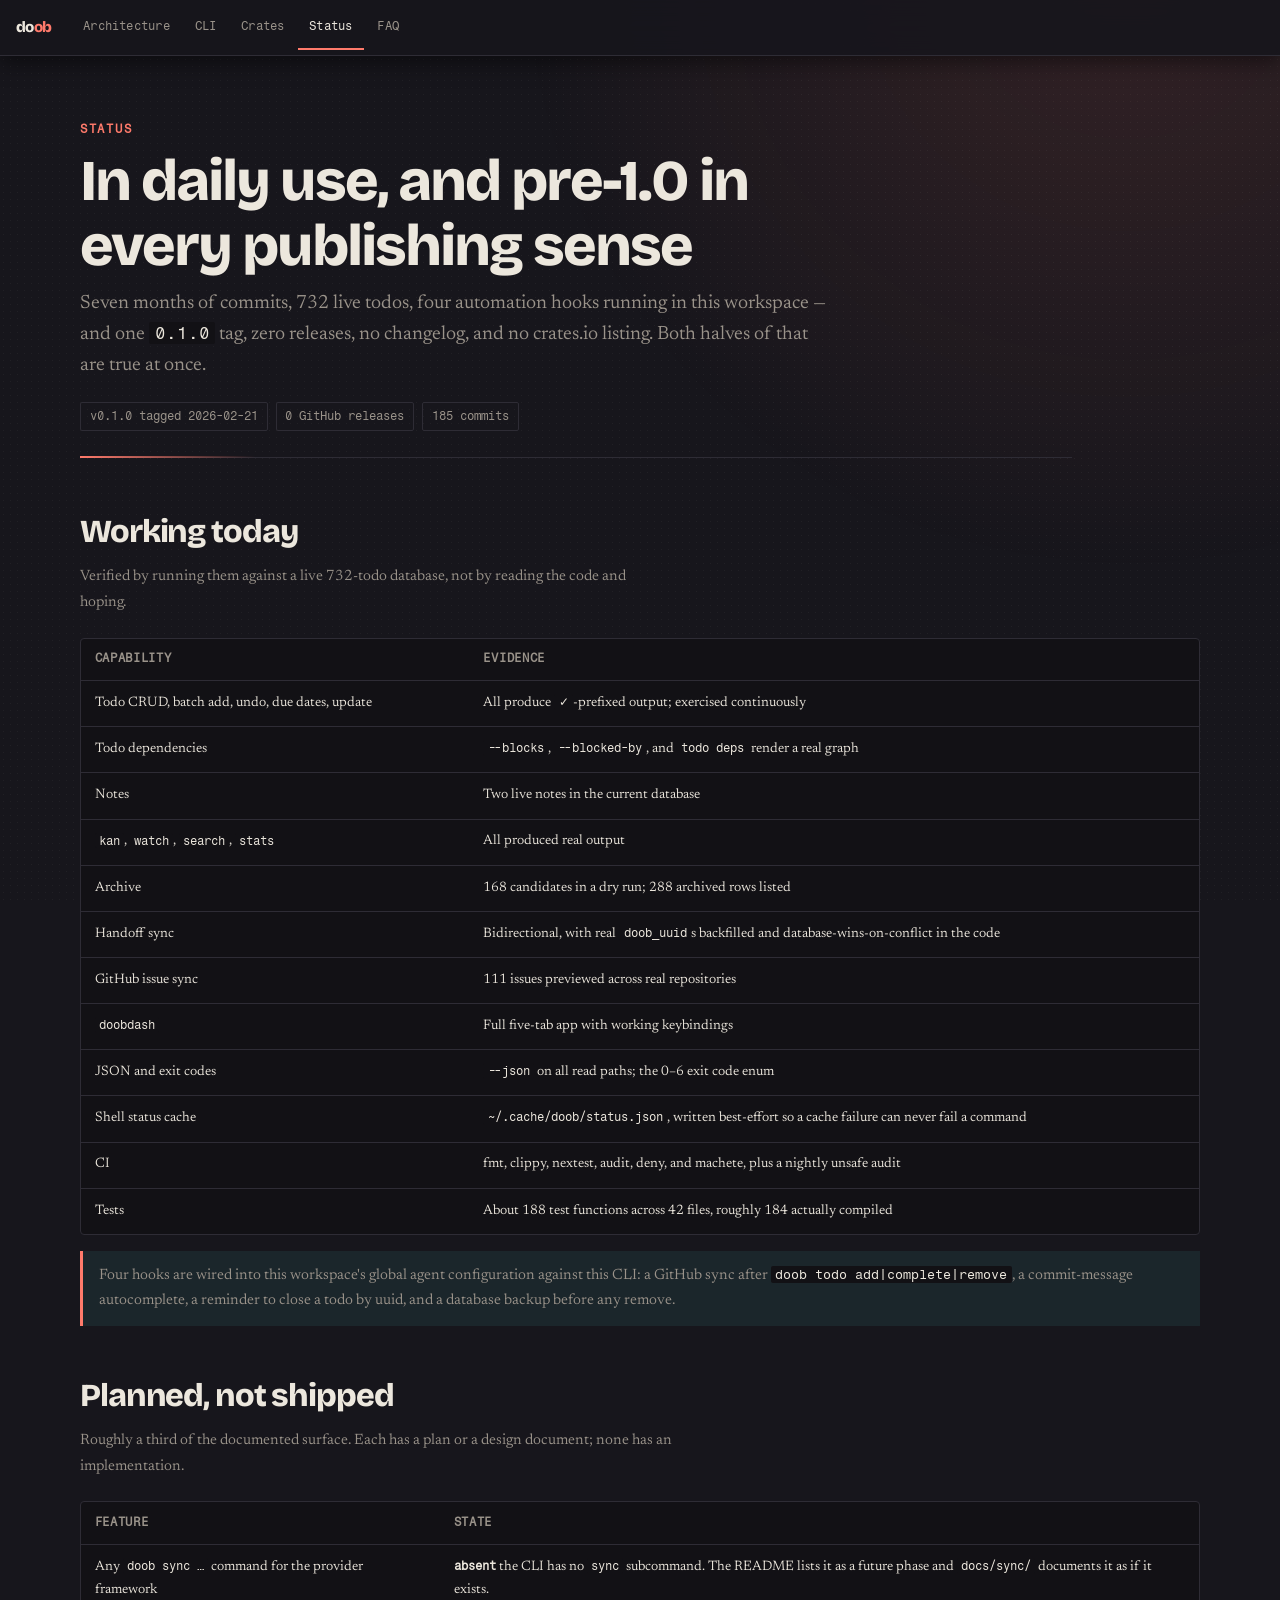
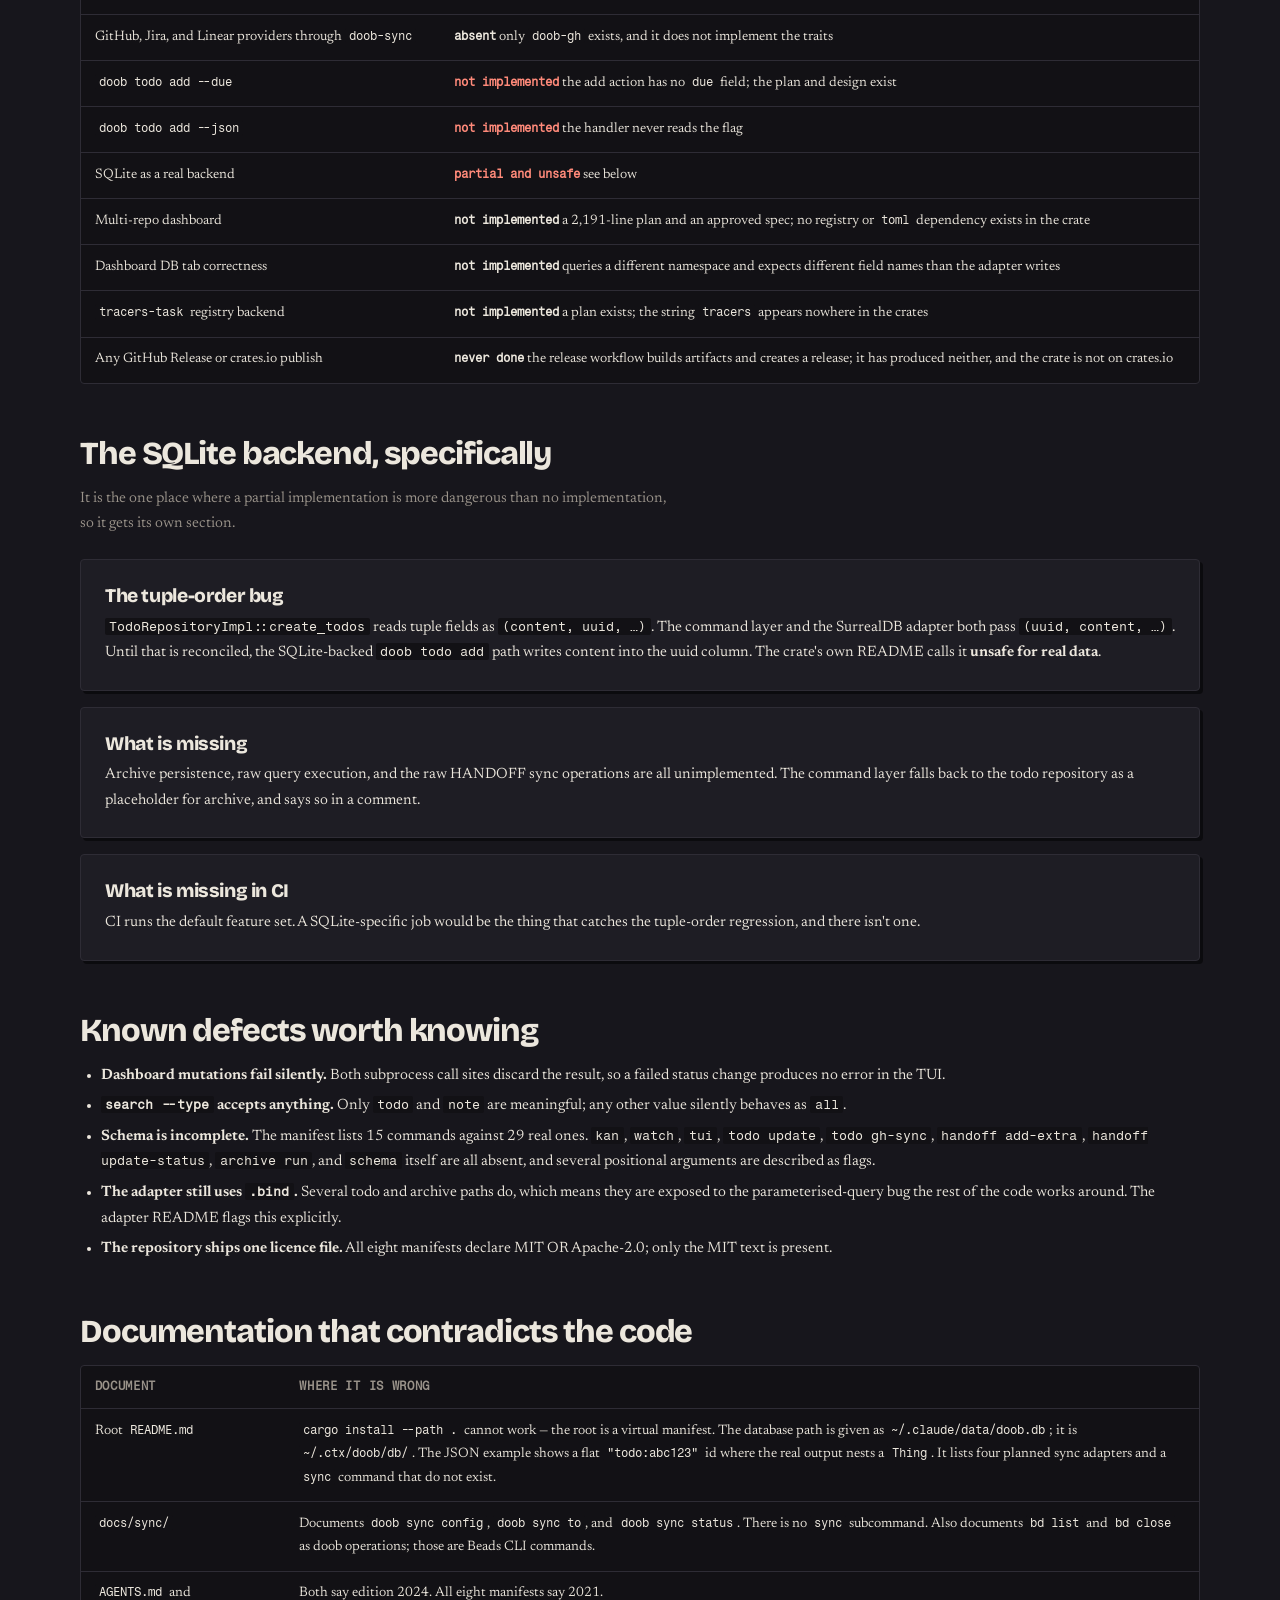
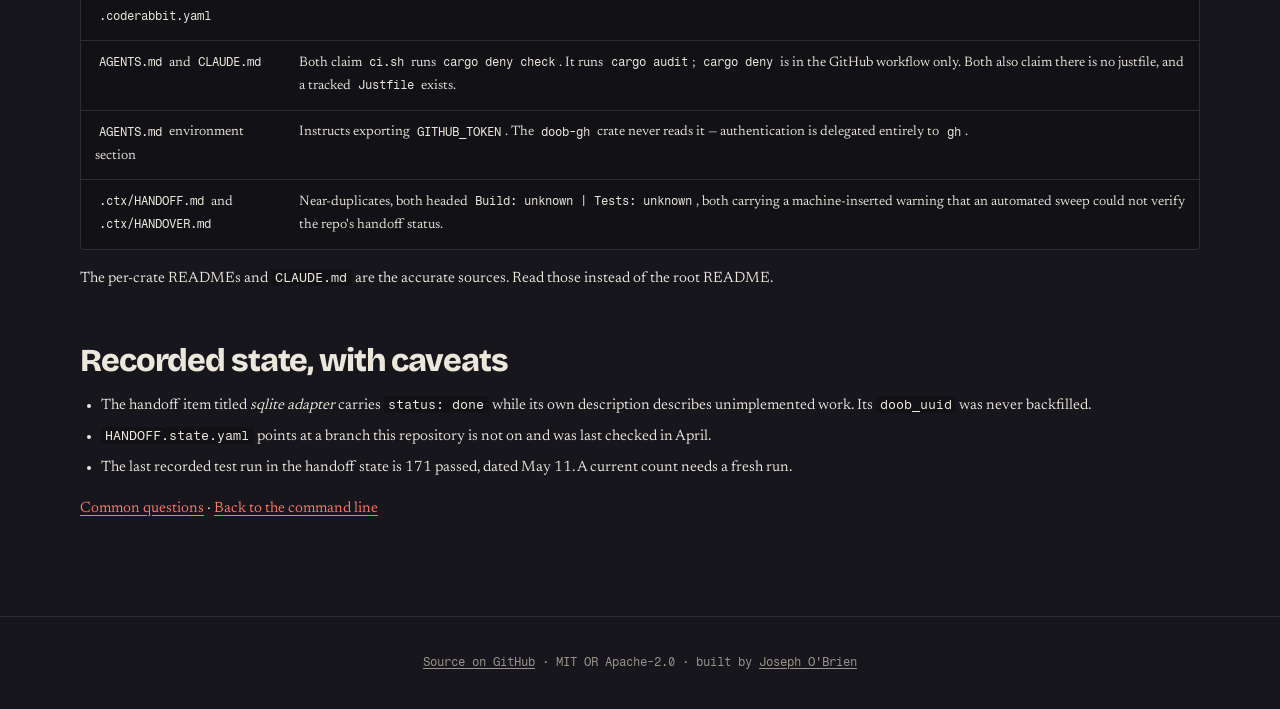
<file: site/status/index.html>
<!doctype html>
<html lang="en">
  <head>
    <meta charset="utf-8">
    <meta name="viewport" content="width=device-width, initial-scale=1">
    <meta name="description" content="What actually works in doob today: shipped capabilities, the SQLite backend's real limitations, planned-but-absent features, and documentation that contradicts the code.">
    <title>doob &mdash; status</title>
    <link rel="stylesheet" href="../style.css">
  </head>
  <body>
    <a class="skip-link" href="#main">Skip to content</a>

    <nav class="nav" aria-label="Primary">
      <a href="../" class="brand">do<span class="mark">ob</span></a>
      <a href="../architecture/">Architecture</a>
      <a href="../cli/">CLI</a>
      <a href="../crates/">Crates</a>
      <a href="../status/" aria-current="page">Status</a>
      <a href="../faq/">FAQ</a>
    </nav>

    <main id="main" class="page">
      <header class="page-head">
        <span class="eyebrow">Status</span>
        <h1>In daily use, and pre-1.0 in every publishing sense</h1>
        <p class="lead">Seven months of commits, 732 live todos, four automation hooks running in this workspace &mdash; and one <code>0.1.0</code> tag, zero releases, no changelog, and no crates.io listing. Both halves of that are true at once.</p>
        <div class="meta-row">
          <span class="meta">v0.1.0 tagged 2026-02-21</span>
          <span class="meta">0 GitHub releases</span>
          <span class="meta">185 commits</span>
        </div>
      </header>

      <section>
        <h2>Working today</h2>
        <p class="section-intro">Verified by running them against a live 732-todo database, not by reading the code and hoping.</p>
        <div class="table-wrap">
          <table>
            <thead><tr><th scope="col">Capability</th><th scope="col">Evidence</th></tr></thead>
            <tbody>
              <tr><td>Todo CRUD, batch add, undo, due dates, update</td><td>All produce <code>✓</code>-prefixed output; exercised continuously</td></tr>
              <tr><td>Todo dependencies</td><td><code>--blocks</code>, <code>--blocked-by</code>, and <code>todo deps</code> render a real graph</td></tr>
              <tr><td>Notes</td><td>Two live notes in the current database</td></tr>
              <tr><td><code>kan</code>, <code>watch</code>, <code>search</code>, <code>stats</code></td><td>All produced real output</td></tr>
              <tr><td>Archive</td><td>168 candidates in a dry run; 288 archived rows listed</td></tr>
              <tr><td>Handoff sync</td><td>Bidirectional, with real <code>doob_uuid</code>s backfilled and database-wins-on-conflict in the code</td></tr>
              <tr><td>GitHub issue sync</td><td>111 issues previewed across real repositories</td></tr>
              <tr><td><code>doobdash</code></td><td>Full five-tab app with working keybindings</td></tr>
              <tr><td>JSON and exit codes</td><td><code>--json</code> on all read paths; the 0&ndash;6 exit code enum</td></tr>
              <tr><td>Shell status cache</td><td><code>~/.cache/doob/status.json</code>, written best-effort so a cache failure can never fail a command</td></tr>
              <tr><td>CI</td><td>fmt, clippy, nextest, audit, deny, and machete, plus a nightly unsafe audit</td></tr>
              <tr><td>Tests</td><td>About 188 test functions across 42 files, roughly 184 actually compiled</td></tr>
            </tbody>
          </table>
        </div>
        <div class="note">
          <p>Four hooks are wired into this workspace's global agent configuration against this CLI: a GitHub sync after <code>doob todo add|complete|remove</code>, a commit-message autocomplete, a reminder to close a todo by uuid, and a database backup before any remove.</p>
        </div>
      </section>

      <section>
        <h2>Planned, not shipped</h2>
        <p class="section-intro">Roughly a third of the documented surface. Each has a plan or a design document; none has an implementation.</p>
        <div class="table-wrap">
          <table>
            <thead><tr><th scope="col">Feature</th><th scope="col">State</th></tr></thead>
            <tbody>
              <tr><td>Any <code>doob sync …</code> command for the provider framework</td><td><span class="status status-err">absent</span> the CLI has no <code>sync</code> subcommand. The README lists it as a future phase and <code>docs/sync/</code> documents it as if it exists.</td></tr>
              <tr><td>GitHub, Jira, and Linear providers through <code>doob-sync</code></td><td><span class="status status-err">absent</span> only <code>doob-gh</code> exists, and it does not implement the traits</td></tr>
              <tr><td><code>doob todo add --due</code></td><td><span class="status status-warn">not implemented</span> the add action has no <code>due</code> field; the plan and design exist</td></tr>
              <tr><td><code>doob todo add --json</code></td><td><span class="status status-warn">not implemented</span> the handler never reads the flag</td></tr>
              <tr><td>SQLite as a real backend</td><td><span class="status status-warn">partial and unsafe</span> see below</td></tr>
              <tr><td>Multi-repo dashboard</td><td><span class="status status-err">not implemented</span> a 2,191-line plan and an approved spec; no registry or <code>toml</code> dependency exists in the crate</td></tr>
              <tr><td>Dashboard DB tab correctness</td><td><span class="status status-err">not implemented</span> queries a different namespace and expects different field names than the adapter writes</td></tr>
              <tr><td><code>tracers-task</code> registry backend</td><td><span class="status status-err">not implemented</span> a plan exists; the string <code>tracers</code> appears nowhere in the crates</td></tr>
              <tr><td>Any GitHub Release or crates.io publish</td><td><span class="status status-err">never done</span> the release workflow builds artifacts and creates a release; it has produced neither, and the crate is not on crates.io</td></tr>
            </tbody>
          </table>
        </div>
      </section>

      <section>
        <h2>The SQLite backend, specifically</h2>
        <p class="section-intro">It is the one place where a partial implementation is more dangerous than no implementation, so it gets its own section.</p>
        <div class="card">
          <h3>The tuple-order bug</h3>
          <p><code>TodoRepositoryImpl::create_todos</code> reads tuple fields as <code>(content, uuid, …)</code>. The command layer and the SurrealDB adapter both pass <code>(uuid, content, …)</code>. Until that is reconciled, the SQLite-backed <code>doob todo add</code> path writes content into the uuid column. The crate's own README calls it <strong>unsafe for real data</strong>.</p>
        </div>
        <div class="card">
          <h3>What is missing</h3>
          <p>Archive persistence, raw query execution, and the raw HANDOFF sync operations are all unimplemented. The command layer falls back to the todo repository as a placeholder for archive, and says so in a comment.</p>
        </div>
        <div class="card">
          <h3>What is missing in CI</h3>
          <p>CI runs the default feature set. A SQLite-specific job would be the thing that catches the tuple-order regression, and there isn't one.</p>
        </div>
      </section>

      <section>
        <h2>Known defects worth knowing</h2>
        <ul>
          <li><strong>Dashboard mutations fail silently.</strong> Both subprocess call sites discard the result, so a failed status change produces no error in the TUI.</li>
          <li><strong><code>search --type</code> accepts anything.</strong> Only <code>todo</code> and <code>note</code> are meaningful; any other value silently behaves as <code>all</code>.</li>
          <li><strong>Schema is incomplete.</strong> The manifest lists 15 commands against 29 real ones. <code>kan</code>, <code>watch</code>, <code>tui</code>, <code>todo update</code>, <code>todo gh-sync</code>, <code>handoff add-extra</code>, <code>handoff update-status</code>, <code>archive run</code>, and <code>schema</code> itself are all absent, and several positional arguments are described as flags.</li>
          <li><strong>The adapter still uses <code>.bind</code>.</strong> Several todo and archive paths do, which means they are exposed to the parameterised-query bug the rest of the code works around. The adapter README flags this explicitly.</li>
          <li><strong>The repository ships one licence file.</strong> All eight manifests declare MIT OR Apache-2.0; only the MIT text is present.</li>
        </ul>
      </section>

      <section>
        <h2>Documentation that contradicts the code</h2>
        <div class="table-wrap">
          <table>
            <thead><tr><th scope="col">Document</th><th scope="col">Where it is wrong</th></tr></thead>
            <tbody>
              <tr>
                <td>Root <code>README.md</code></td>
                <td><code>cargo install --path .</code> cannot work &mdash; the root is a virtual manifest. The database path is given as <code>~/.claude/data/doob.db</code>; it is <code>~/.ctx/doob/db/</code>. The JSON example shows a flat <code>"todo:abc123"</code> id where the real output nests a <code>Thing</code>. It lists four planned sync adapters and a <code>sync</code> command that do not exist.</td>
              </tr>
              <tr>
                <td><code>docs/sync/</code></td>
                <td>Documents <code>doob sync config</code>, <code>doob sync to</code>, and <code>doob sync status</code>. There is no <code>sync</code> subcommand. Also documents <code>bd list</code> and <code>bd close</code> as doob operations; those are Beads CLI commands.</td>
              </tr>
              <tr>
                <td><code>AGENTS.md</code> and <code>.coderabbit.yaml</code></td>
                <td>Both say edition 2024. All eight manifests say 2021.</td>
              </tr>
              <tr>
                <td><code>AGENTS.md</code> and <code>CLAUDE.md</code></td>
                <td>Both claim <code>ci.sh</code> runs <code>cargo deny check</code>. It runs <code>cargo audit</code>; <code>cargo deny</code> is in the GitHub workflow only. Both also claim there is no justfile, and a tracked <code>Justfile</code> exists.</td>
              </tr>
              <tr>
                <td><code>AGENTS.md</code> environment section</td>
                <td>Instructs exporting <code>GITHUB_TOKEN</code>. The <code>doob-gh</code> crate never reads it &mdash; authentication is delegated entirely to <code>gh</code>.</td>
              </tr>
              <tr>
                <td><code>.ctx/HANDOFF.md</code> and <code>.ctx/HANDOVER.md</code></td>
                <td>Near-duplicates, both headed <code>Build: unknown | Tests: unknown</code>, both carrying a machine-inserted warning that an automated sweep could not verify the repo's handoff status.</td>
              </tr>
            </tbody>
          </table>
        </div>
        <p>The per-crate READMEs and <code>CLAUDE.md</code> are the accurate sources. Read those instead of the root README.</p>
      </section>

      <section>
        <h2>Recorded state, with caveats</h2>
        <ul>
          <li>The handoff item titled <em>sqlite adapter</em> carries <code>status: done</code> while its own description describes unimplemented work. Its <code>doob_uuid</code> was never backfilled.</li>
          <li><code>HANDOFF.state.yaml</code> points at a branch this repository is not on and was last checked in April.</li>
          <li>The last recorded test run in the handoff state is 171 passed, dated May 11. A current count needs a fresh run.</li>
        </ul>
      </section>

      <p><a href="../faq/">Common questions</a> &middot; <a href="../cli/">Back to the command line</a></p>
    </main>

    <footer class="site-foot">
      <a href="https://github.com/89jobrien/doob">Source on GitHub</a> &middot; MIT OR Apache-2.0 &middot; built by <a href="https://github.com/89jobrien">Joseph O'Brien</a>
    </footer>
  </body>
</html>
</file>
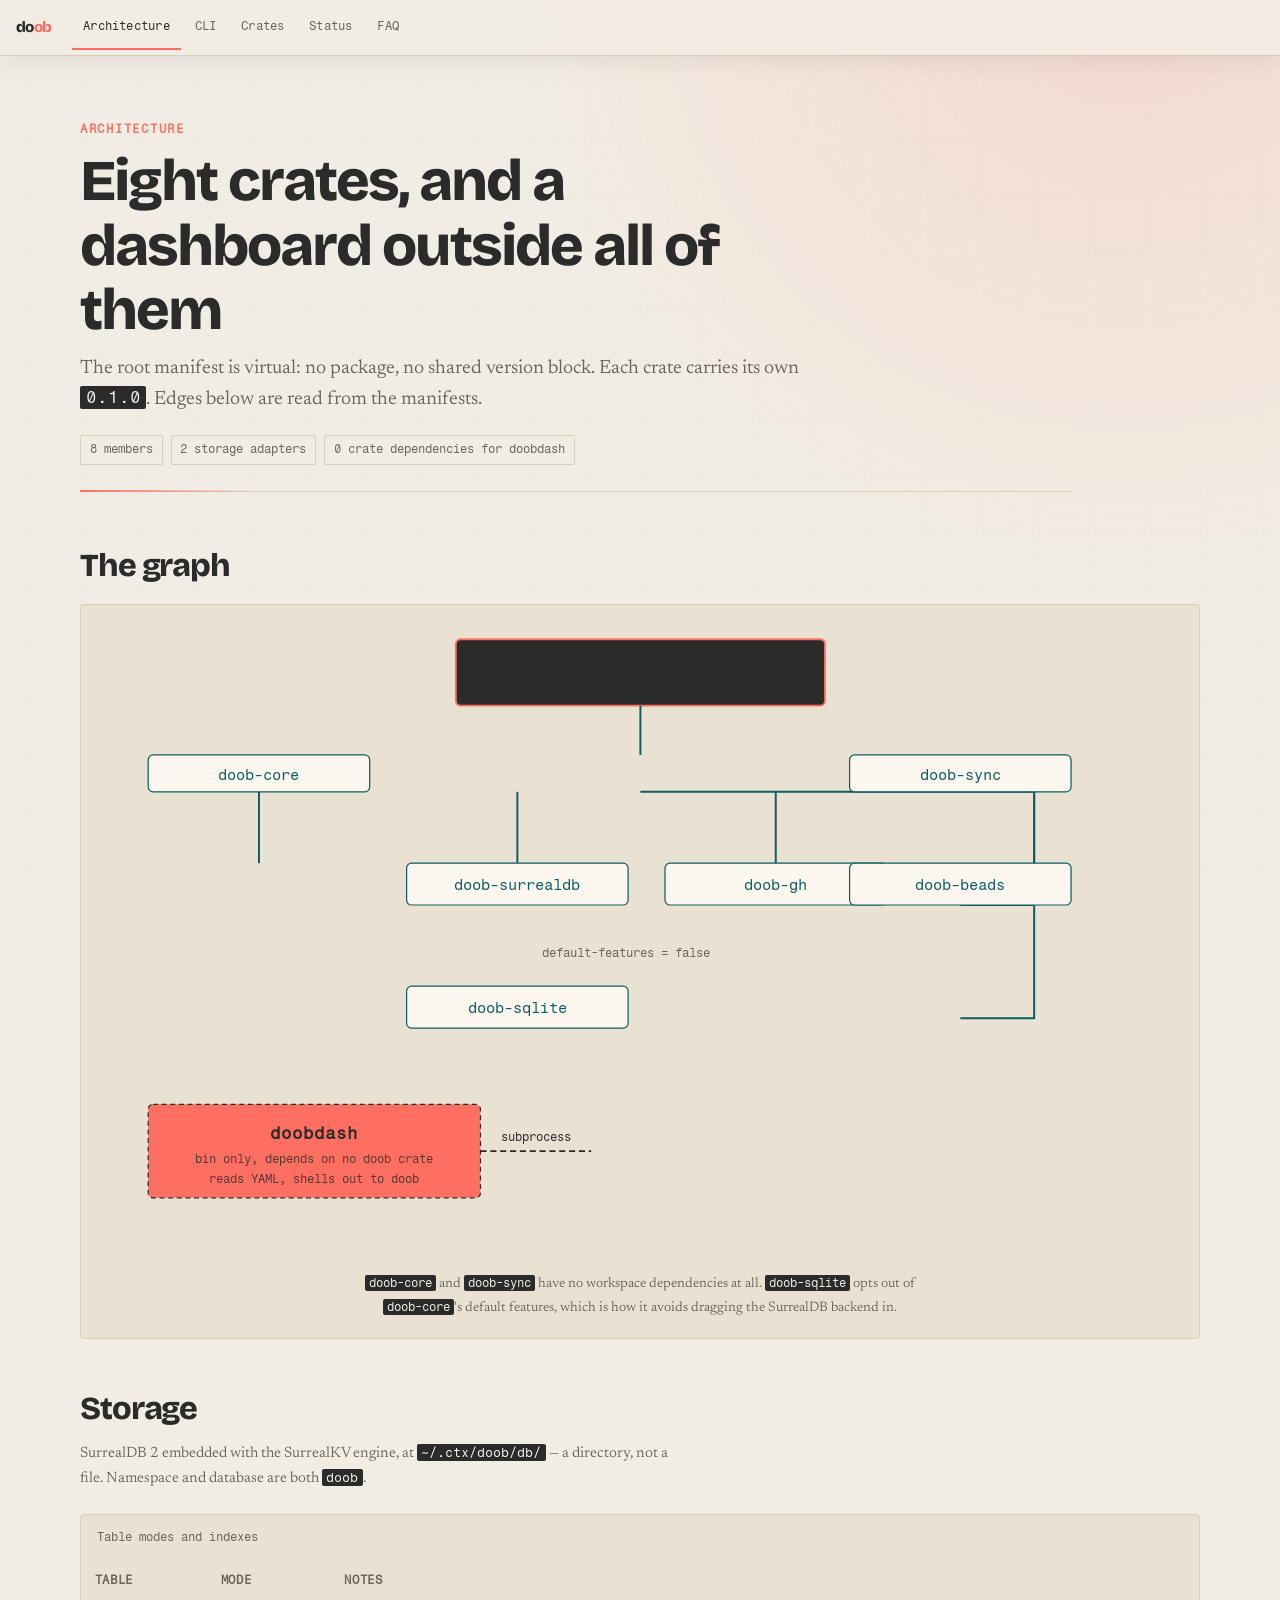
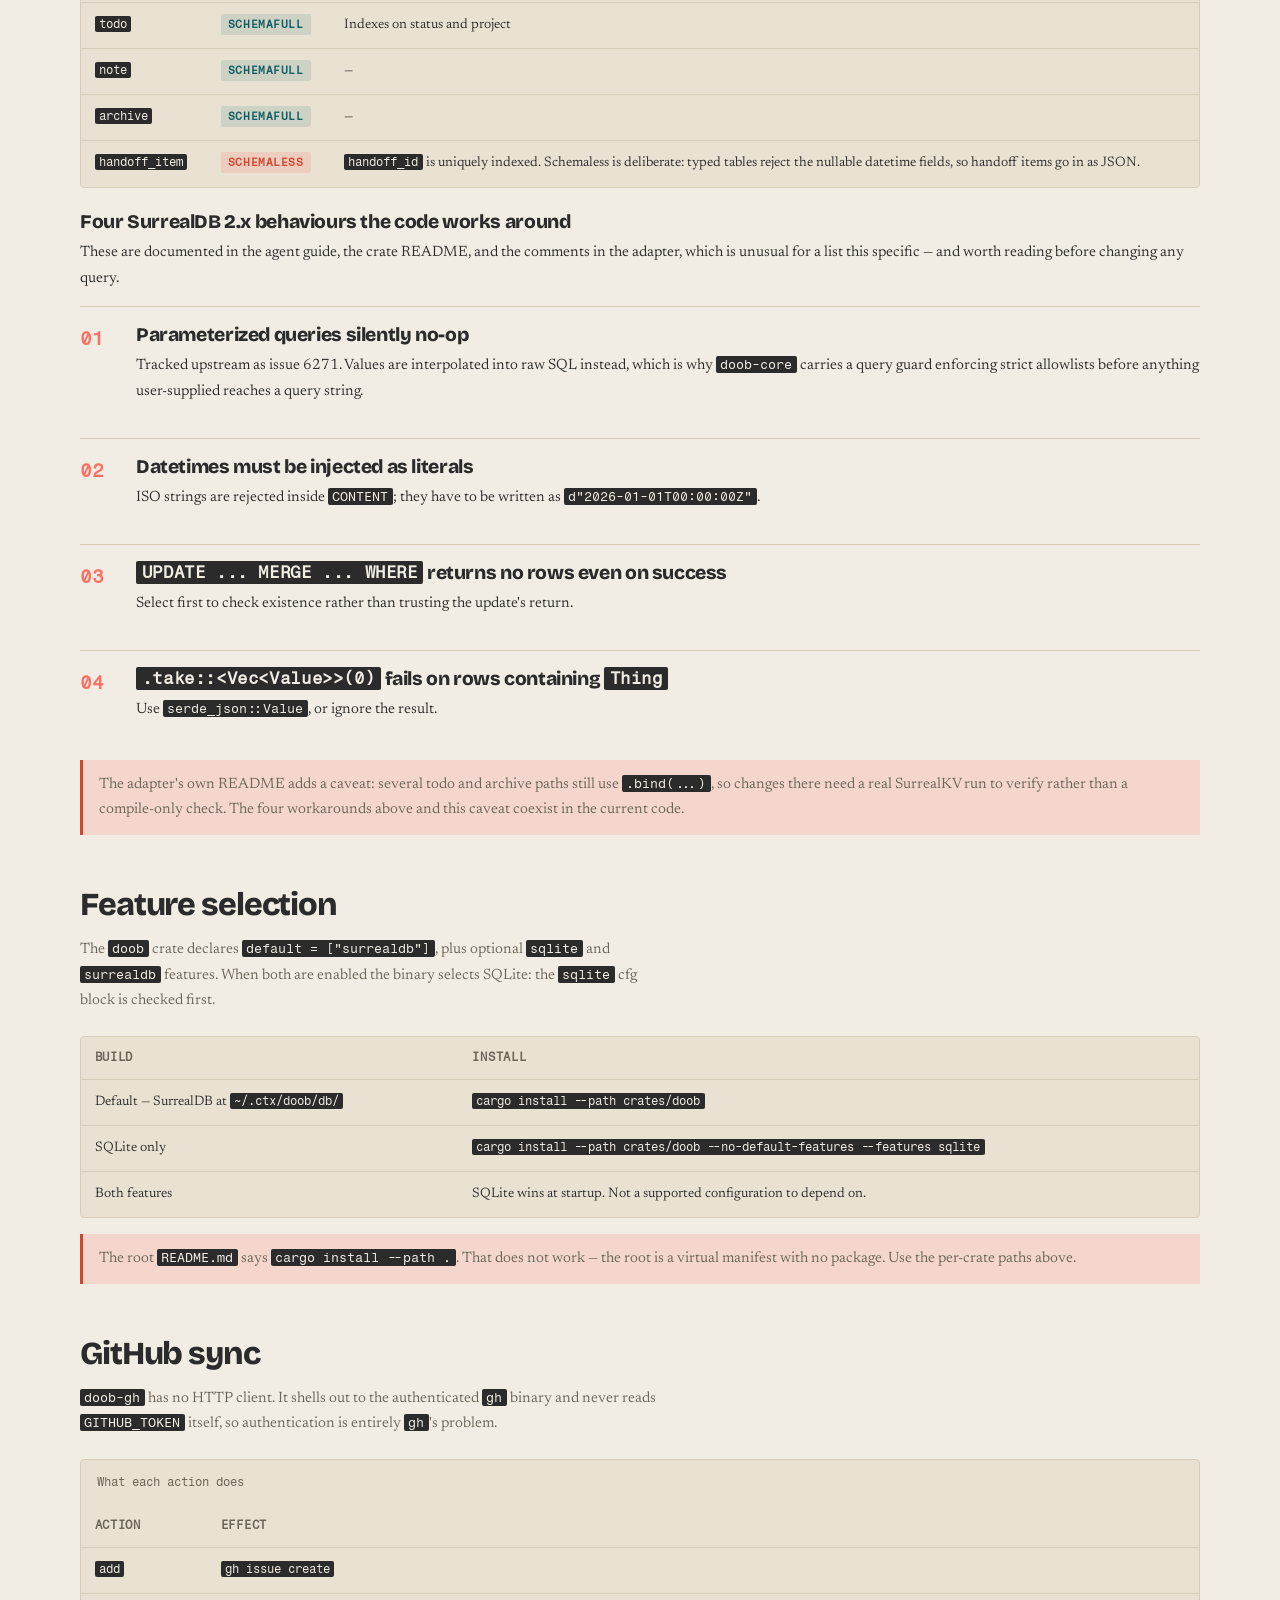
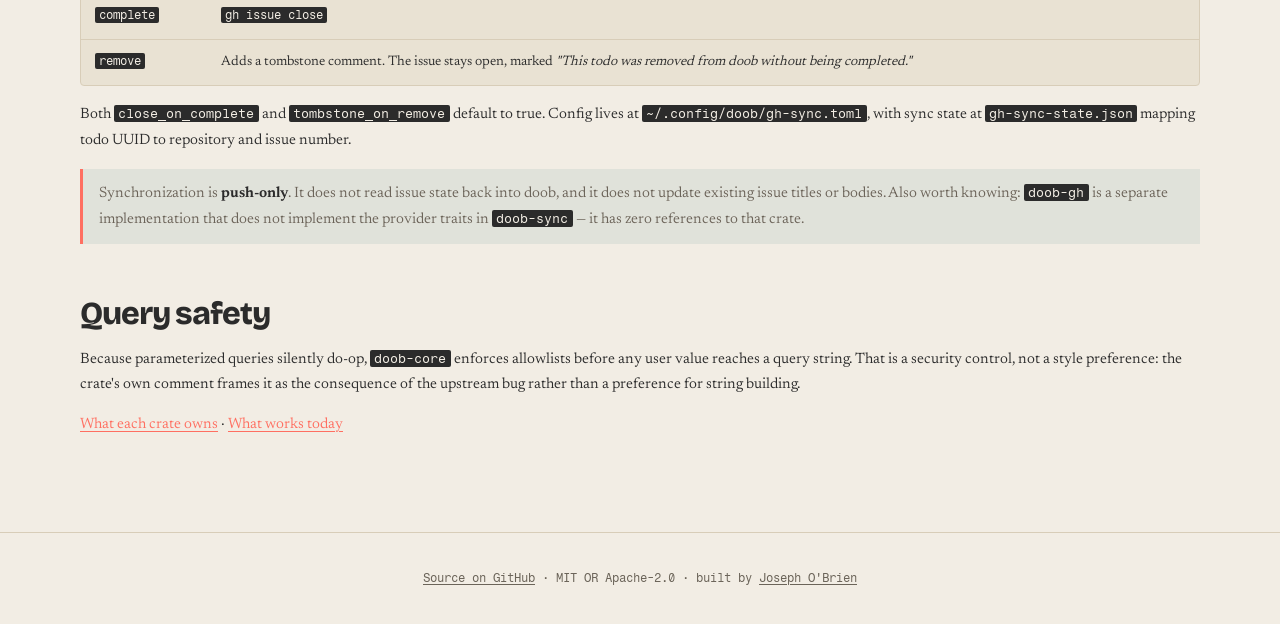
<file: assets/architecture.html>
<!doctype html>
<html lang="en">
  <head>
    <meta charset="utf-8">
    <meta name="viewport" content="width=device-width, initial-scale=1">
    <meta name="description" content="doob workspace architecture: eight crates, two storage adapters, a provider-neutral sync domain, and a dashboard that depends on none of them.">
    <title>doob &mdash; architecture</title>
    <link rel="stylesheet" href="style.css">
  </head>
  <body>
    <a class="skip-link" href="#main">Skip to content</a>

    <nav class="nav" aria-label="Primary">
      <a href="index.html" class="brand">do<span class="mark">ob</span></a>
      <a href="architecture.html" aria-current="page">Architecture</a>
      <a href="cli.html">CLI</a>
      <a href="crates.html">Crates</a>
      <a href="status.html">Status</a>
      <a href="faq.html">FAQ</a>
    </nav>

    <main id="main" class="page">
      <header class="page-head">
        <span class="eyebrow">Architecture</span>
        <h1>Eight crates, and a dashboard outside all of them</h1>
        <p class="lead">The root manifest is virtual: no package, no shared version block. Each crate carries its own <code>0.1.0</code>. Edges below are read from the manifests.</p>
        <div class="meta-row">
          <span class="meta">8 members</span>
          <span class="meta">2 storage adapters</span>
          <span class="meta">0 crate dependencies for doobdash</span>
        </div>
      </header>

      <section>
        <h2>The graph</h2>
        <figure class="diagram">
          <svg viewBox="0 0 880 520" role="img" aria-labelledby="doob-arch-title doob-arch-desc" xmlns="http://www.w3.org/2000/svg">
            <title id="doob-arch-title">doob crate dependencies</title>
            <desc id="doob-arch-desc">The doob crate sits at the top as the composition root and depends on doob-core, doob-surrealdb, doob-sqlite, doob-gh, doob-sync, and doob-beads. doob-core is the domain and port layer and has no workspace dependencies. doob-surrealdb and doob-sqlite both depend on doob-core. doob-gh depends on doob-core. doob-sync has no workspace dependencies and is depended on by doob-beads. doobdash is a standalone binary outside the graph that shells out to the doob executable.</desc>

            <g font-family="'Fragment Mono', monospace" font-size="12">
              <rect x="290" y="14" width="300" height="54" rx="4" fill="#2b2b2b" stroke="#ff6f61" stroke-width="1.5"/>
              <text x="440" y="40" fill="#2b2b2b" font-size="15" font-weight="700" text-anchor="middle">doob</text>
              <text x="440" y="58" fill="#2b2b2b" font-size="10" text-anchor="middle" opacity="0.75">lib + bin, composition root</text>

              <g stroke="#0d5c63" stroke-width="1.6" fill="none">
                <path d="M 440 68 L 440 108"/>
                <path d="M 130 138 L 130 196"/>
                <path d="M 340 138 L 340 196"/>
                <path d="M 550 138 L 550 196"/>
                <path d="M 700 230 L 760 230 L 760 138 L 440 138"/>
                <path d="M 700 322 L 760 322 L 760 138"/>
              </g>

              <rect x="40" y="108" width="180" height="30" rx="4" fill="#fbf7ef" stroke="#0d5c63"/>
              <text x="130" y="128" fill="#0d5c63" text-anchor="middle">doob-core</text>

              <rect x="250" y="196" width="180" height="34" rx="4" fill="#fbf7ef" stroke="#0d5c63"/>
              <text x="340" y="218" fill="#0d5c63" text-anchor="middle">doob-surrealdb</text>

              <rect x="460" y="196" width="180" height="34" rx="4" fill="#fbf7ef" stroke="#0d5c63"/>
              <text x="550" y="218" fill="#0d5c63" text-anchor="middle">doob-gh</text>

              <rect x="610" y="108" width="180" height="30" rx="4" fill="#fbf7ef" stroke="#0d5c63"/>
              <text x="700" y="128" fill="#0d5c63" text-anchor="middle">doob-sync</text>

              <rect x="610" y="196" width="180" height="34" rx="4" fill="#fbf7ef" stroke="#0d5c63"/>
              <text x="700" y="218" fill="#0d5c63" text-anchor="middle">doob-beads</text>

              <rect x="250" y="296" width="180" height="34" rx="4" fill="#fbf7ef" stroke="#0d5c63"/>
              <text x="340" y="318" fill="#0d5c63" text-anchor="middle">doob-sqlite</text>

              <text x="360" y="272" fill="#6b6459" font-size="10">default-features = false</text>

              <rect x="40" y="392" width="270" height="76" rx="4" fill="#ff6f61" stroke="#2b2b2b" stroke-dasharray="4 3"/>
              <text x="175" y="420" fill="#2b2b2b" font-size="14" font-weight="700" text-anchor="middle">doobdash</text>
              <text x="175" y="440" fill="#2b2b2b" font-size="10" text-anchor="middle" opacity="0.8">bin only, depends on no doob crate</text>
              <text x="175" y="456" fill="#2b2b2b" font-size="10" text-anchor="middle" opacity="0.8">reads YAML, shells out to doob</text>

              <path d="M 310 430 L 400 430" stroke="#2b2b2b" stroke-width="1.4" stroke-dasharray="5 3" fill="none"/>
              <text x="355" y="422" fill="#2b2b2b" font-size="10" text-anchor="middle">subprocess</text>
            </g>
          </svg>
          <figcaption><code>doob-core</code> and <code>doob-sync</code> have no workspace dependencies at all. <code>doob-sqlite</code> opts out of <code>doob-core</code>'s default features, which is how it avoids dragging the SurrealDB backend in.</figcaption>
        </figure>
      </section>

      <section>
        <h2>Storage</h2>
        <p class="section-intro">SurrealDB 2 embedded with the SurrealKV engine, at <code>~/.ctx/doob/db/</code> &mdash; a directory, not a file. Namespace and database are both <code>doob</code>.</p>
        <div class="table-wrap">
          <table>
            <caption>Table modes and indexes</caption>
            <thead><tr><th scope="col">Table</th><th scope="col">Mode</th><th scope="col">Notes</th></tr></thead>
            <tbody>
              <tr><td><code>todo</code></td><td><span class="pill pill-ok">schemafull</span></td><td>Indexes on status and project</td></tr>
              <tr><td><code>note</code></td><td><span class="pill pill-ok">schemafull</span></td><td>—</td></tr>
              <tr><td><code>archive</code></td><td><span class="pill pill-ok">schemafull</span></td><td>—</td></tr>
              <tr><td><code>handoff_item</code></td><td><span class="pill pill-wip">schemaless</span></td><td><code>handoff_id</code> is uniquely indexed. Schemaless is deliberate: typed tables reject the nullable datetime fields, so handoff items go in as JSON.</td></tr>
            </tbody>
          </table>
        </div>

        <h3>Four SurrealDB 2.x behaviours the code works around</h3>
        <p>These are documented in the agent guide, the crate README, and the comments in the adapter, which is unusual for a list this specific &mdash; and worth reading before changing any query.</p>
        <ol class="steps">
          <li class="step"><div><h3>Parameterized queries silently no-op</h3><p>Tracked upstream as issue 6271. Values are interpolated into raw SQL instead, which is why <code>doob-core</code> carries a query guard enforcing strict allowlists before anything user-supplied reaches a query string.</p></div></li>
          <li class="step"><div><h3>Datetimes must be injected as literals</h3><p>ISO strings are rejected inside <code>CONTENT</code>; they have to be written as <code>d"2026-01-01T00:00:00Z"</code>.</p></div></li>
          <li class="step"><div><h3><code>UPDATE ... MERGE ... WHERE</code> returns no rows even on success</h3><p>Select first to check existence rather than trusting the update's return.</p></div></li>
          <li class="step"><div><h3><code>.take::&lt;Vec&lt;Value&gt;&gt;(0)</code> fails on rows containing <code>Thing</code></h3><p>Use <code>serde_json::Value</code>, or ignore the result.</p></div></li>
        </ol>
        <div class="note note-warn">
          <p>The adapter's own README adds a caveat: several todo and archive paths still use <code>.bind(...)</code>, so changes there need a real SurrealKV run to verify rather than a compile-only check. The four workarounds above and this caveat coexist in the current code.</p>
        </div>
      </section>

      <section>
        <h2>Feature selection</h2>
        <p class="section-intro">The <code>doob</code> crate declares <code>default = ["surrealdb"]</code>, plus optional <code>sqlite</code> and <code>surrealdb</code> features. When both are enabled the binary selects SQLite: the <code>sqlite</code> cfg block is checked first.</p>
        <div class="table-wrap">
          <table>
            <thead><tr><th scope="col">Build</th><th scope="col">Install</th></tr></thead>
            <tbody>
              <tr><td>Default &mdash; SurrealDB at <code>~/.ctx/doob/db/</code></td><td><code>cargo install --path crates/doob</code></td></tr>
              <tr><td>SQLite only</td><td><code>cargo install --path crates/doob --no-default-features --features sqlite</code></td></tr>
              <tr><td>Both features</td><td>SQLite wins at startup. Not a supported configuration to depend on.</td></tr>
            </tbody>
          </table>
        </div>
        <div class="note note-warn">
          <p>The root <code>README.md</code> says <code>cargo install --path .</code>. That does not work &mdash; the root is a virtual manifest with no package. Use the per-crate paths above.</p>
        </div>
      </section>

      <section>
        <h2>GitHub sync</h2>
        <p class="section-intro"><code>doob-gh</code> has no HTTP client. It shells out to the authenticated <code>gh</code> binary and never reads <code>GITHUB_TOKEN</code> itself, so authentication is entirely <code>gh</code>'s problem.</p>
        <div class="table-wrap">
          <table>
            <caption>What each action does</caption>
            <thead><tr><th scope="col">Action</th><th scope="col">Effect</th></tr></thead>
            <tbody>
              <tr><td><code>add</code></td><td><code>gh issue create</code></td></tr>
              <tr><td><code>complete</code></td><td><code>gh issue close</code></td></tr>
              <tr><td><code>remove</code></td><td>Adds a tombstone comment. The issue stays open, marked <em>"This todo was removed from doob without being completed."</em></td></tr>
            </tbody>
          </table>
        </div>
        <p>Both <code>close_on_complete</code> and <code>tombstone_on_remove</code> default to true. Config lives at <code>~/.config/doob/gh-sync.toml</code>, with sync state at <code>gh-sync-state.json</code> mapping todo UUID to repository and issue number.</p>
        <div class="note">
          <p>Synchronization is <strong>push-only</strong>. It does not read issue state back into doob, and it does not update existing issue titles or bodies. Also worth knowing: <code>doob-gh</code> is a separate implementation that does not implement the provider traits in <code>doob-sync</code> &mdash; it has zero references to that crate.</p>
        </div>
      </section>

      <section>
        <h2>Query safety</h2>
        <p>Because parameterized queries silently do-op, <code>doob-core</code> enforces allowlists before any user value reaches a query string. That is a security control, not a style preference: the crate's own comment frames it as the consequence of the upstream bug rather than a preference for string building.</p>
      </section>

      <p><a href="crates.html">What each crate owns</a> &middot; <a href="status.html">What works today</a></p>
    </main>

    <footer class="site-foot">
      <a href="https://github.com/89jobrien/doob">Source on GitHub</a> &middot; MIT OR Apache-2.0 &middot; built by <a href="https://github.com/89jobrien">Joseph O'Brien</a>
    </footer>
  </body>
</html>
</file>
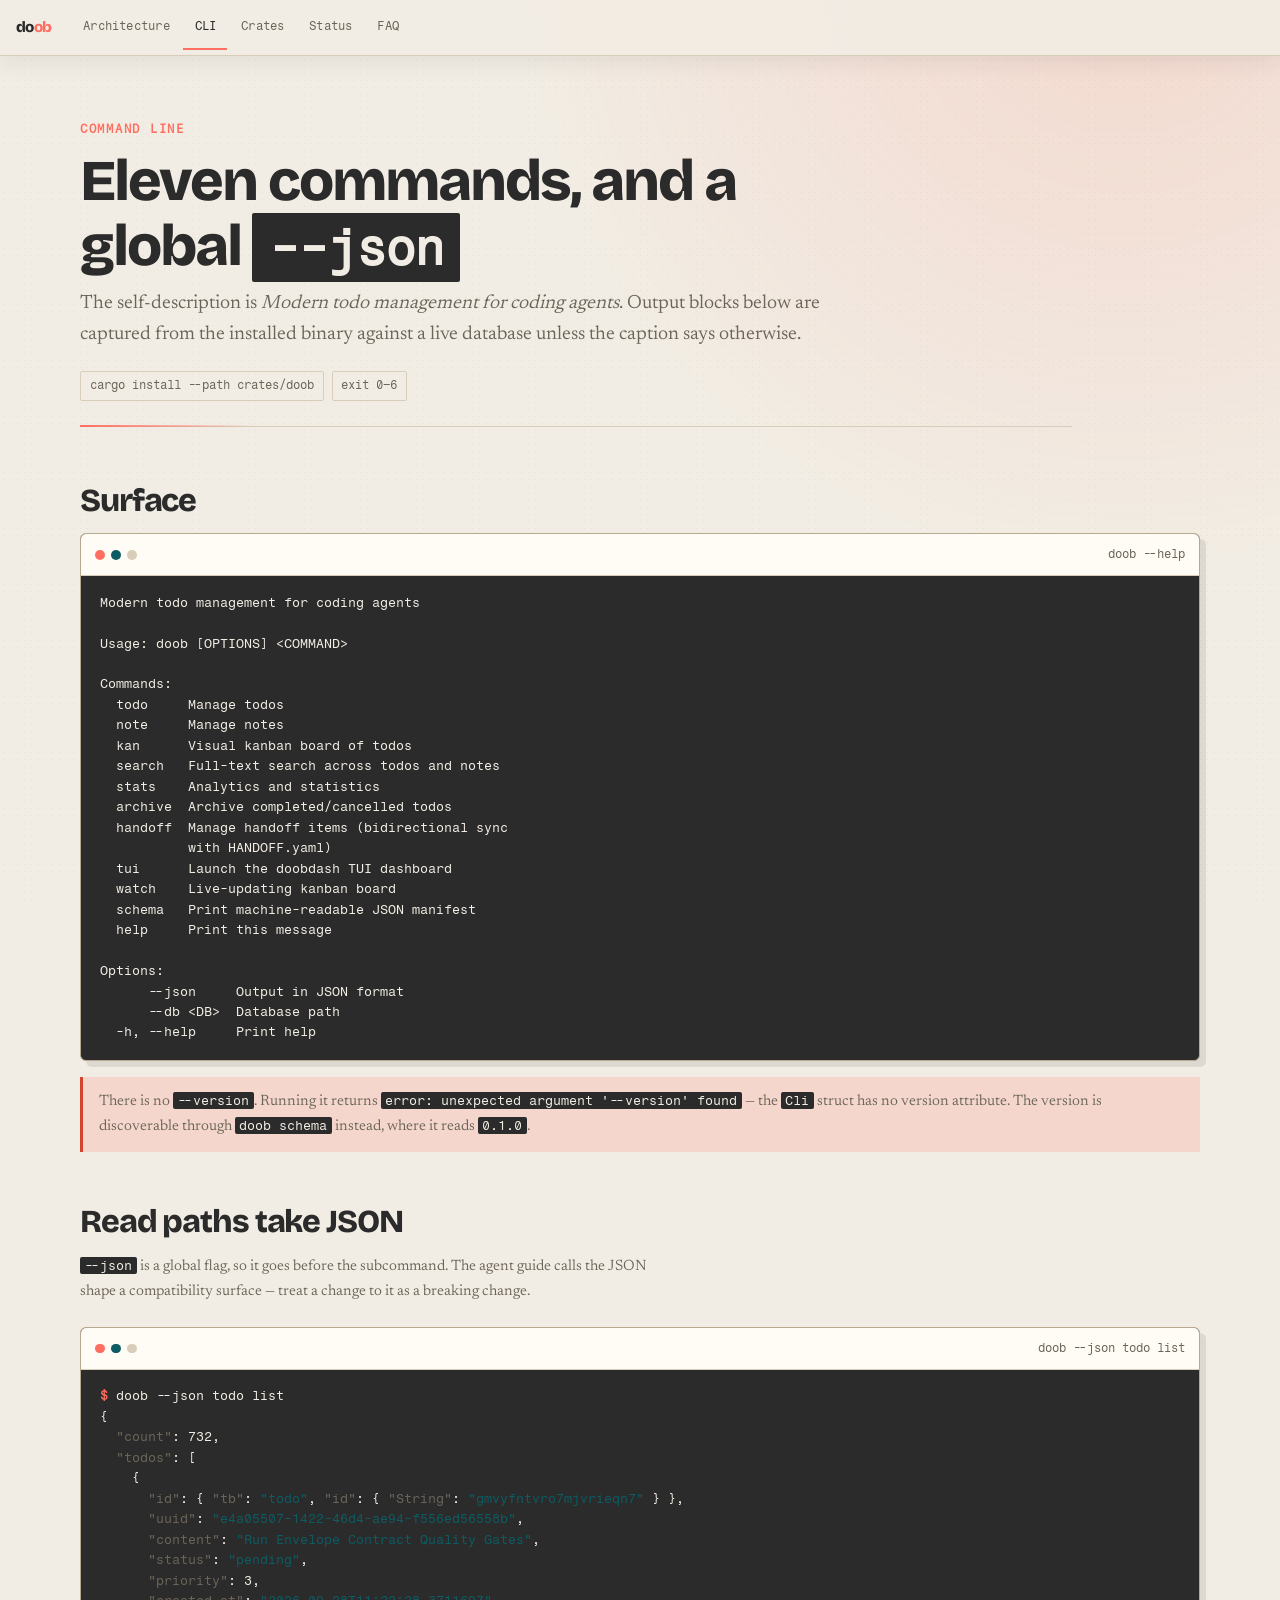
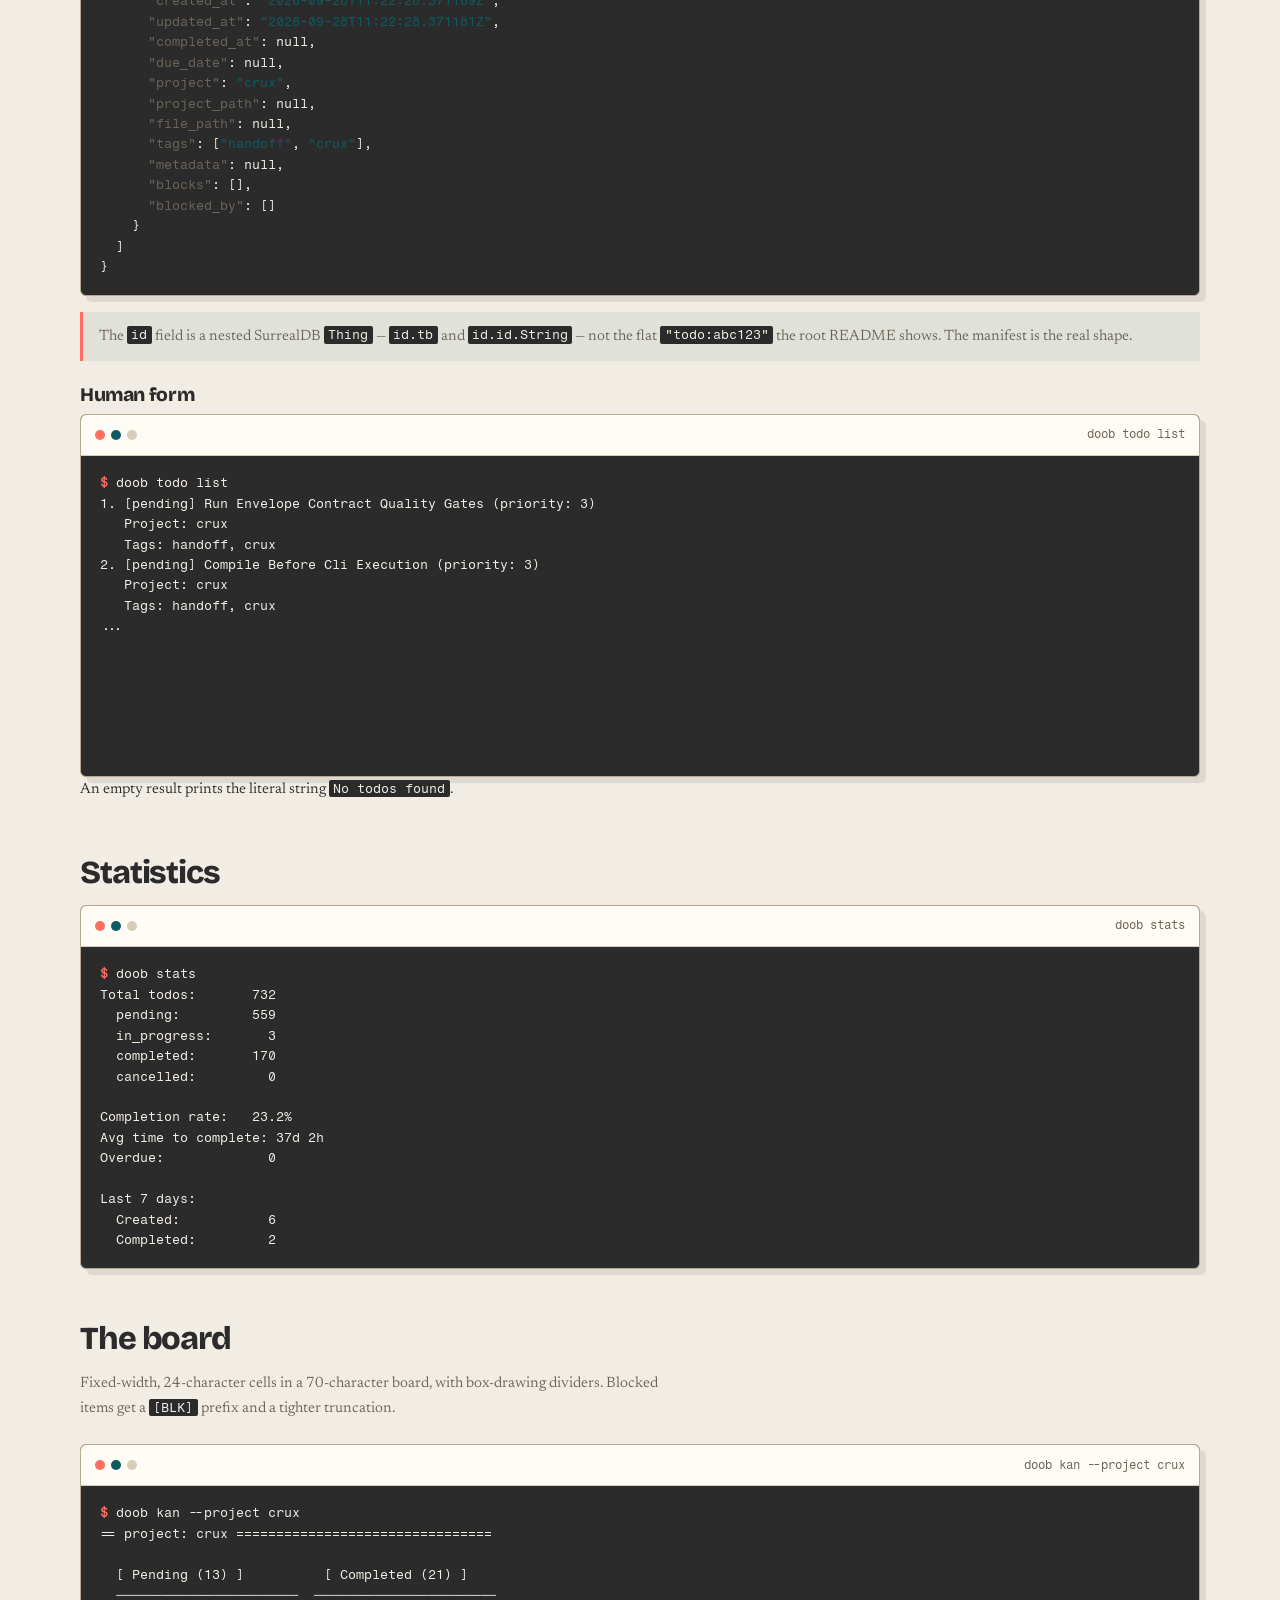
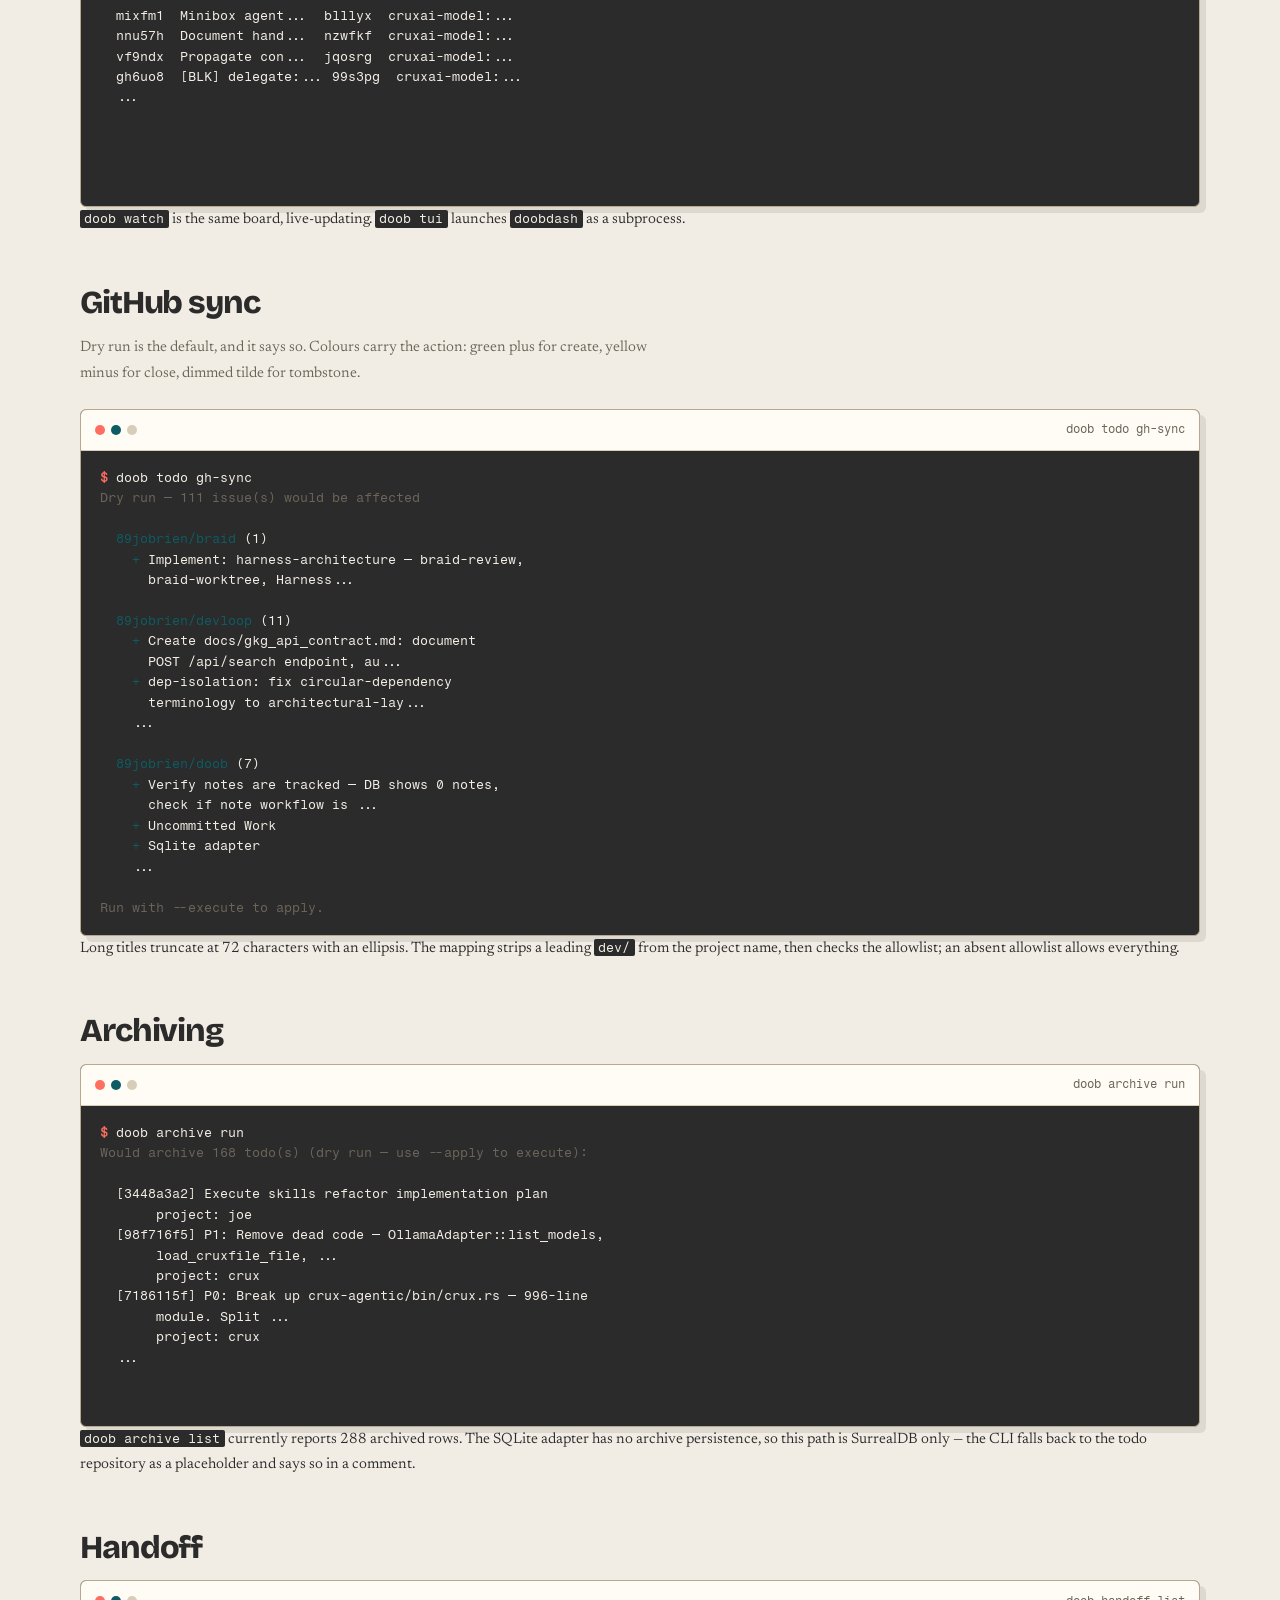
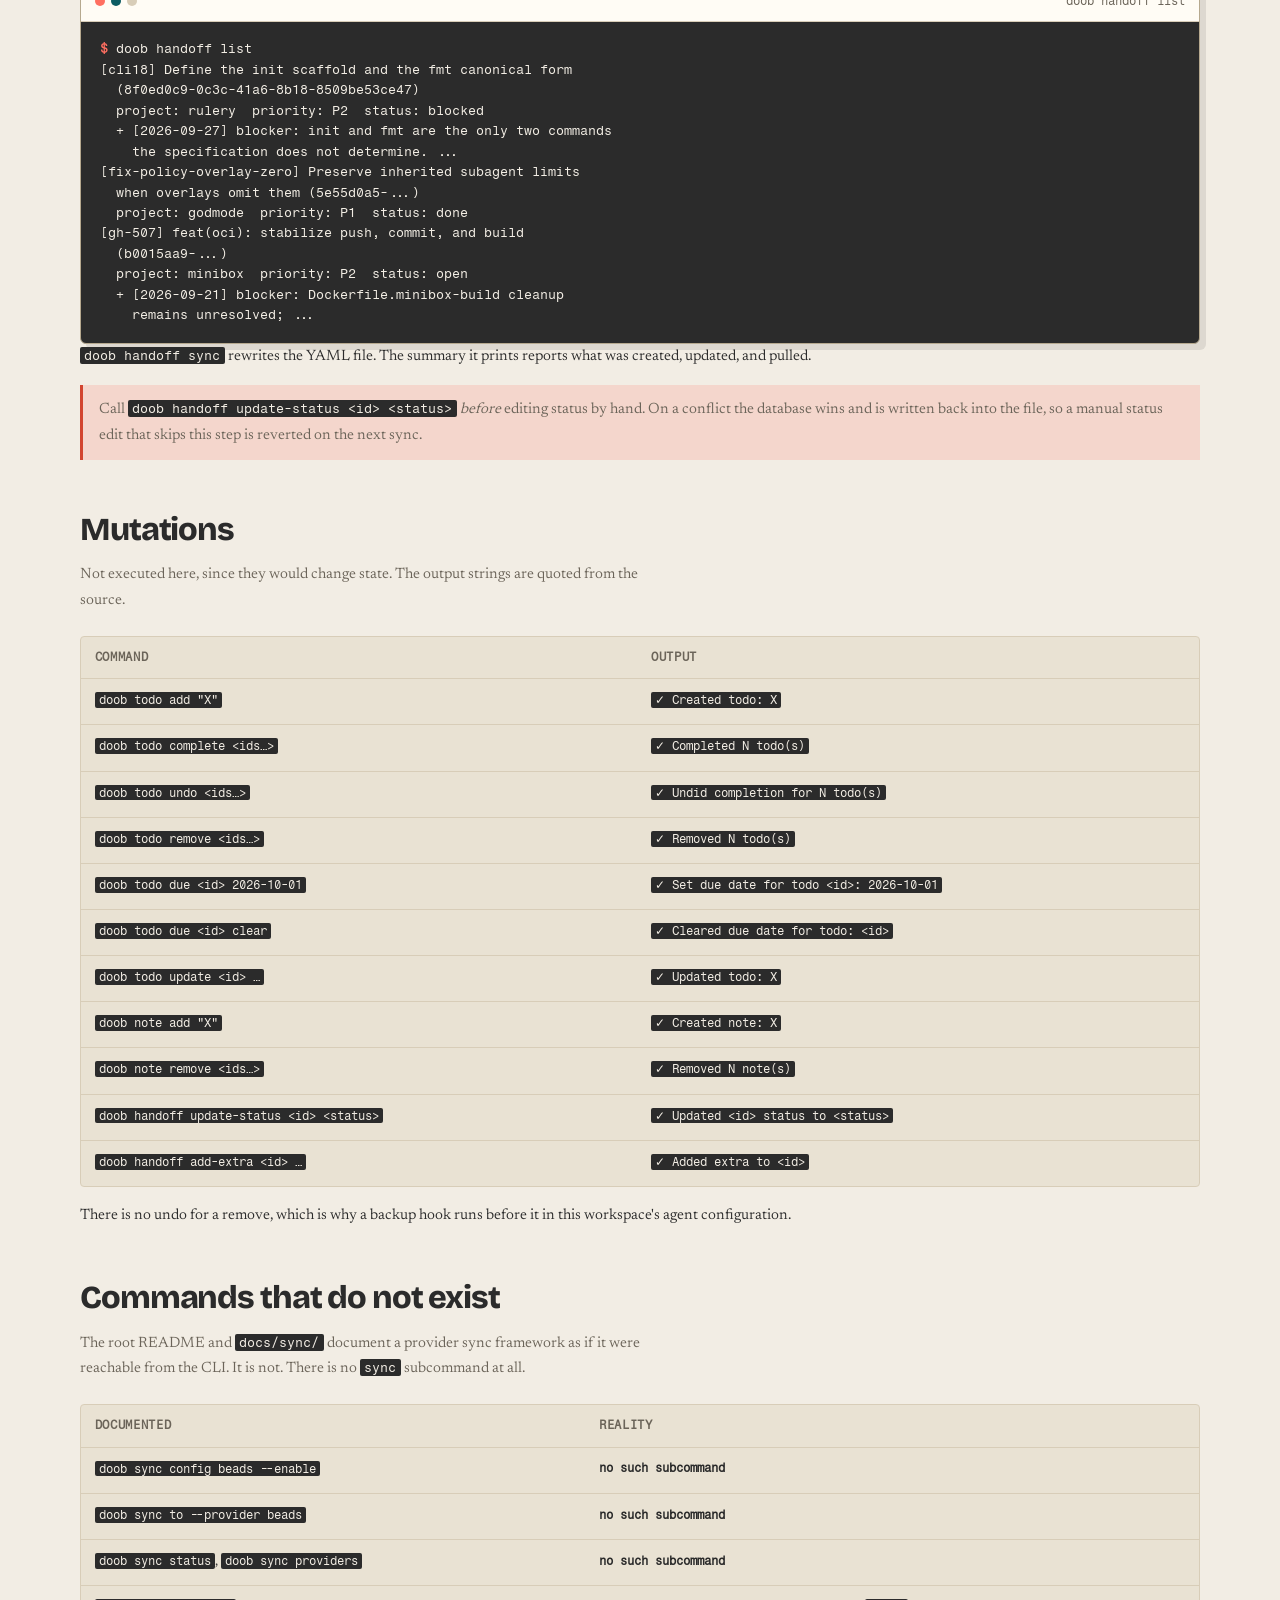
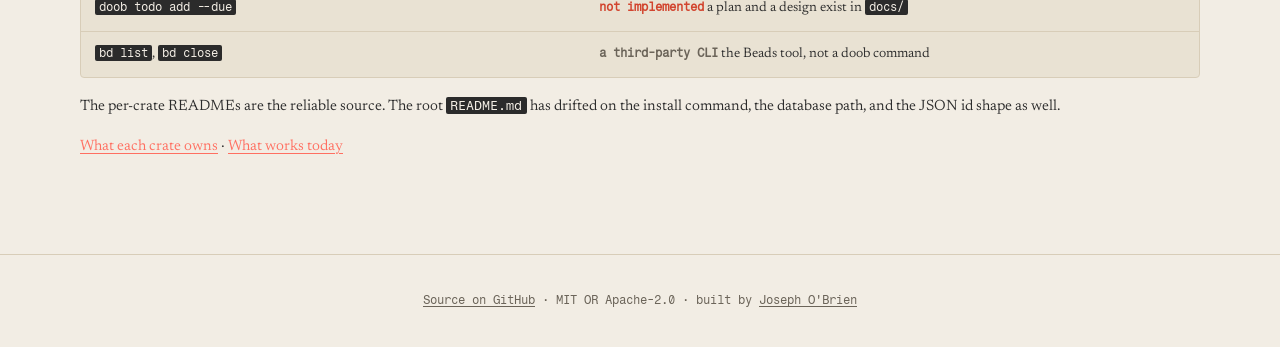
<file: assets/cli.html>
<!doctype html>
<html lang="en">
  <head>
    <meta charset="utf-8">
    <meta name="viewport" content="width=device-width, initial-scale=1">
    <meta name="description" content="The doob command line: eleven top-level subcommands, JSON output on every read path, typed exit codes, and captured output from a live database.">
    <title>doob &mdash; CLI</title>
    <link rel="stylesheet" href="style.css">
  </head>
  <body>
    <a class="skip-link" href="#main">Skip to content</a>

    <nav class="nav" aria-label="Primary">
      <a href="index.html" class="brand">do<span class="mark">ob</span></a>
      <a href="architecture.html">Architecture</a>
      <a href="cli.html" aria-current="page">CLI</a>
      <a href="crates.html">Crates</a>
      <a href="status.html">Status</a>
      <a href="faq.html">FAQ</a>
    </nav>

    <main id="main" class="page">
      <header class="page-head">
        <span class="eyebrow">Command line</span>
        <h1>Eleven commands, and a global <code>--json</code></h1>
        <p class="lead">The self-description is <em>Modern todo management for coding agents</em>. Output blocks below are captured from the installed binary against a live database unless the caption says otherwise.</p>
        <div class="meta-row">
          <span class="meta">cargo install --path crates/doob</span>
          <span class="meta">exit 0&ndash;6</span>
        </div>
      </header>

      <section>
        <h2>Surface</h2>
        <div class="terminal">
          <div class="terminal-bar"><span class="label">doob --help</span></div>
<pre>Modern todo management for coding agents

Usage: doob [OPTIONS] &lt;COMMAND&gt;

Commands:
  todo     Manage todos
  note     Manage notes
  kan      Visual kanban board of todos
  search   Full-text search across todos and notes
  stats    Analytics and statistics
  archive  Archive completed/cancelled todos
  handoff  Manage handoff items (bidirectional sync
           with HANDOFF.yaml)
  tui      Launch the doobdash TUI dashboard
  watch    Live-updating kanban board
  schema   Print machine-readable JSON manifest
  help     Print this message

Options:
      --json     Output in JSON format
      --db &lt;DB&gt;  Database path
  -h, --help     Print help</pre>
        </div>
        <div class="note note-warn">
          <p>There is no <code>--version</code>. Running it returns <code>error: unexpected argument '--version' found</code> &mdash; the <code>Cli</code> struct has no version attribute. The version is discoverable through <code>doob schema</code> instead, where it reads <code>0.1.0</code>.</p>
        </div>
      </section>

      <section>
        <h2>Read paths take JSON</h2>
        <p class="section-intro"><code>--json</code> is a global flag, so it goes before the subcommand. The agent guide calls the JSON shape a compatibility surface &mdash; treat a change to it as a breaking change.</p>
        <div class="terminal">
          <div class="terminal-bar"><span class="label">doob --json todo list</span></div>
<pre><span class="prompt">$</span> doob --json todo list
{
  <span class="cmt">"count"</span>: 732,
  <span class="cmt">"todos"</span>: [
    {
      <span class="cmt">"id"</span>: { <span class="cmt">"tb"</span>: <span class="ok">"todo"</span>, <span class="cmt">"id"</span>: { <span class="cmt">"String"</span>: <span class="ok">"gmvyfntvro7mjvrieqn7"</span> } },
      <span class="cmt">"uuid"</span>: <span class="ok">"e4a05507-1422-46d4-ae94-f556ed56558b"</span>,
      <span class="cmt">"content"</span>: <span class="ok">"Run Envelope Contract Quality Gates"</span>,
      <span class="cmt">"status"</span>: <span class="ok">"pending"</span>,
      <span class="cmt">"priority"</span>: 3,
      <span class="cmt">"created_at"</span>: <span class="ok">"2026-09-28T11:22:28.371169Z"</span>,
      <span class="cmt">"updated_at"</span>: <span class="ok">"2026-09-28T11:22:28.371181Z"</span>,
      <span class="cmt">"completed_at"</span>: null,
      <span class="cmt">"due_date"</span>: null,
      <span class="cmt">"project"</span>: <span class="ok">"crux"</span>,
      <span class="cmt">"project_path"</span>: null,
      <span class="cmt">"file_path"</span>: null,
      <span class="cmt">"tags"</span>: [<span class="ok">"handoff"</span>, <span class="ok">"crux"</span>],
      <span class="cmt">"metadata"</span>: null,
      <span class="cmt">"blocks"</span>: [],
      <span class="cmt">"blocked_by"</span>: []
    }
  ]
}</pre>
        </div>
        <div class="note">
          <p>The <code>id</code> field is a nested SurrealDB <code>Thing</code> &mdash; <code>id.tb</code> and <code>id.id.String</code> &mdash; not the flat <code>"todo:abc123"</code> the root README shows. The manifest is the real shape.</p>
        </div>

        <h3>Human form</h3>
        <div class="terminal">
          <div class="terminal-bar"><span class="label">doob todo list</span></div>
<pre><span class="prompt">$</span> doob todo list
1. [pending] Run Envelope Contract Quality Gates (priority: 3)
   Project: crux
   Tags: handoff, crux
2. [pending] Compile Before Cli Execution (priority: 3)
   Project: crux
   Tags: handoff, crux
...</pre>
        </div>
        <p>An empty result prints the literal string <code>No todos found</code>.</p>
      </section>

      <section>
        <h2>Statistics</h2>
        <div class="terminal">
          <div class="terminal-bar"><span class="label">doob stats</span></div>
<pre><span class="prompt">$</span> doob stats
Total todos:       732
  pending:         559
  in_progress:       3
  completed:       170
  cancelled:         0

Completion rate:   23.2%
Avg time to complete: 37d 2h
Overdue:             0

Last 7 days:
  Created:           6
  Completed:         2</pre>
        </div>
      </section>

      <section>
        <h2>The board</h2>
        <p class="section-intro">Fixed-width, 24-character cells in a 70-character board, with box-drawing dividers. Blocked items get a <code>[BLK]</code> prefix and a tighter truncation.</p>
        <div class="terminal">
          <div class="terminal-bar"><span class="label">doob kan --project crux</span></div>
<pre><span class="prompt">$</span> doob kan --project crux
== project: crux ================================

  [ Pending (13) ]          [ Completed (21) ]
  ────────────────────────  ────────────────────────
  mixfm1  Minibox agent...  blllyx  cruxai-model:...
  nnu57h  Document hand...  nzwfkf  cruxai-model:...
  vf9ndx  Propagate con...  jqosrg  cruxai-model:...
  gh6uo8  [BLK] delegate:... 99s3pg  cruxai-model:...
  ...</pre>
        </div>
        <p><code>doob watch</code> is the same board, live-updating. <code>doob tui</code> launches <code>doobdash</code> as a subprocess.</p>
      </section>

      <section>
        <h2>GitHub sync</h2>
        <p class="section-intro">Dry run is the default, and it says so. Colours carry the action: green plus for create, yellow minus for close, dimmed tilde for tombstone.</p>
        <div class="terminal">
          <div class="terminal-bar"><span class="label">doob todo gh-sync</span></div>
<pre><span class="prompt">$</span> doob todo gh-sync
<span class="cmt">Dry run — 111 issue(s) would be affected</span>

  <span class="ok">89jobrien/braid</span> (1)
    <span class="ok">+</span> Implement: harness-architecture — braid-review,
      braid-worktree, Harness...

  <span class="ok">89jobrien/devloop</span> (11)
    <span class="ok">+</span> Create docs/gkg_api_contract.md: document
      POST /api/search endpoint, au...
    <span class="ok">+</span> dep-isolation: fix circular-dependency
      terminology to architectural-lay...
    ...

  <span class="ok">89jobrien/doob</span> (7)
    <span class="ok">+</span> Verify notes are tracked — DB shows 0 notes,
      check if note workflow is ...
    <span class="ok">+</span> Uncommitted Work
    <span class="ok">+</span> Sqlite adapter
    ...

<span class="cmt">Run with --execute to apply.</span></pre>
        </div>
        <p>Long titles truncate at 72 characters with an ellipsis. The mapping strips a leading <code>dev/</code> from the project name, then checks the allowlist; an absent allowlist allows everything.</p>
      </section>

      <section>
        <h2>Archiving</h2>
        <div class="terminal">
          <div class="terminal-bar"><span class="label">doob archive run</span></div>
<pre><span class="prompt">$</span> doob archive run
<span class="cmt">Would archive 168 todo(s) (dry run — use --apply to execute):</span>

  [3448a3a2] Execute skills refactor implementation plan
       project: joe
  [98f716f5] P1: Remove dead code — OllamaAdapter::list_models,
       load_cruxfile_file, ...
       project: crux
  [7186115f] P0: Break up crux-agentic/bin/crux.rs — 996-line
       module. Split ...
       project: crux
  ...</pre>
        </div>
        <p><code>doob archive list</code> currently reports 288 archived rows. The SQLite adapter has no archive persistence, so this path is SurrealDB only &mdash; the CLI falls back to the todo repository as a placeholder and says so in a comment.</p>
      </section>

      <section>
        <h2>Handoff</h2>
        <div class="terminal">
          <div class="terminal-bar"><span class="label">doob handoff list</span></div>
<pre><span class="prompt">$</span> doob handoff list
[cli18] Define the init scaffold and the fmt canonical form
  (8f0ed0c9-0c3c-41a6-8b18-8509be53ce47)
  project: rulery  priority: P2  status: blocked
  + [2026-09-27] blocker: init and fmt are the only two commands
    the specification does not determine. ...
[fix-policy-overlay-zero] Preserve inherited subagent limits
  when overlays omit them (5e55d0a5-...)
  project: godmode  priority: P1  status: done
[gh-507] feat(oci): stabilize push, commit, and build
  (b0015aa9-...)
  project: minibox  priority: P2  status: open
  + [2026-09-21] blocker: Dockerfile.minibox-build cleanup
    remains unresolved; ...</pre>
        </div>
        <p><code>doob handoff sync</code> rewrites the YAML file. The summary it prints reports what was created, updated, and pulled.</p>
        <div class="note note-warn">
          <p>Call <code>doob handoff update-status &lt;id&gt; &lt;status&gt;</code> <em>before</em> editing status by hand. On a conflict the database wins and is written back into the file, so a manual status edit that skips this step is reverted on the next sync.</p>
        </div>
      </section>

      <section>
        <h2>Mutations</h2>
        <p class="section-intro">Not executed here, since they would change state. The output strings are quoted from the source.</p>
        <div class="table-wrap">
          <table>
            <thead><tr><th scope="col">Command</th><th scope="col">Output</th></tr></thead>
            <tbody>
              <tr><td><code>doob todo add "X"</code></td><td><code>✓ Created todo: X</code></td></tr>
              <tr><td><code>doob todo complete &lt;ids…&gt;</code></td><td><code>✓ Completed N todo(s)</code></td></tr>
              <tr><td><code>doob todo undo &lt;ids…&gt;</code></td><td><code>✓ Undid completion for N todo(s)</code></td></tr>
              <tr><td><code>doob todo remove &lt;ids…&gt;</code></td><td><code>✓ Removed N todo(s)</code></td></tr>
              <tr><td><code>doob todo due &lt;id&gt; 2026-10-01</code></td><td><code>✓ Set due date for todo &lt;id&gt;: 2026-10-01</code></td></tr>
              <tr><td><code>doob todo due &lt;id&gt; clear</code></td><td><code>✓ Cleared due date for todo: &lt;id&gt;</code></td></tr>
              <tr><td><code>doob todo update &lt;id&gt; …</code></td><td><code>✓ Updated todo: X</code></td></tr>
              <tr><td><code>doob note add "X"</code></td><td><code>✓ Created note: X</code></td></tr>
              <tr><td><code>doob note remove &lt;ids…&gt;</code></td><td><code>✓ Removed N note(s)</code></td></tr>
              <tr><td><code>doob handoff update-status &lt;id&gt; &lt;status&gt;</code></td><td><code>✓ Updated &lt;id&gt; status to &lt;status&gt;</code></td></tr>
              <tr><td><code>doob handoff add-extra &lt;id&gt; …</code></td><td><code>✓ Added extra to &lt;id&gt;</code></td></tr>
            </tbody>
          </table>
        </div>
        <p>There is no undo for a remove, which is why a backup hook runs before it in this workspace's agent configuration.</p>
      </section>

      <section>
        <h2>Commands that do not exist</h2>
        <p class="section-intro">The root README and <code>docs/sync/</code> document a provider sync framework as if it were reachable from the CLI. It is not. There is no <code>sync</code> subcommand at all.</p>
        <div class="table-wrap">
          <table>
            <thead><tr><th scope="col">Documented</th><th scope="col">Reality</th></tr></thead>
            <tbody>
              <tr><td><code>doob sync config beads --enable</code></td><td><span class="status status-err">no such subcommand</span></td></tr>
              <tr><td><code>doob sync to --provider beads</code></td><td><span class="status status-err">no such subcommand</span></td></tr>
              <tr><td><code>doob sync status</code>, <code>doob sync providers</code></td><td><span class="status status-err">no such subcommand</span></td></tr>
              <tr><td><code>doob todo add --due</code></td><td><span class="status status-warn">not implemented</span> a plan and a design exist in <code>docs/</code></td></tr>
              <tr><td><code>bd list</code>, <code>bd close</code></td><td><span class="status status-off">a third-party CLI</span> the Beads tool, not a doob command</td></tr>
            </tbody>
          </table>
        </div>
        <p>The per-crate READMEs are the reliable source. The root <code>README.md</code> has drifted on the install command, the database path, and the JSON id shape as well.</p>
      </section>

      <p><a href="crates.html">What each crate owns</a> &middot; <a href="status.html">What works today</a></p>
    </main>

    <footer class="site-foot">
      <a href="https://github.com/89jobrien/doob">Source on GitHub</a> &middot; MIT OR Apache-2.0 &middot; built by <a href="https://github.com/89jobrien">Joseph O'Brien</a>
    </footer>
  </body>
</html>
</file>
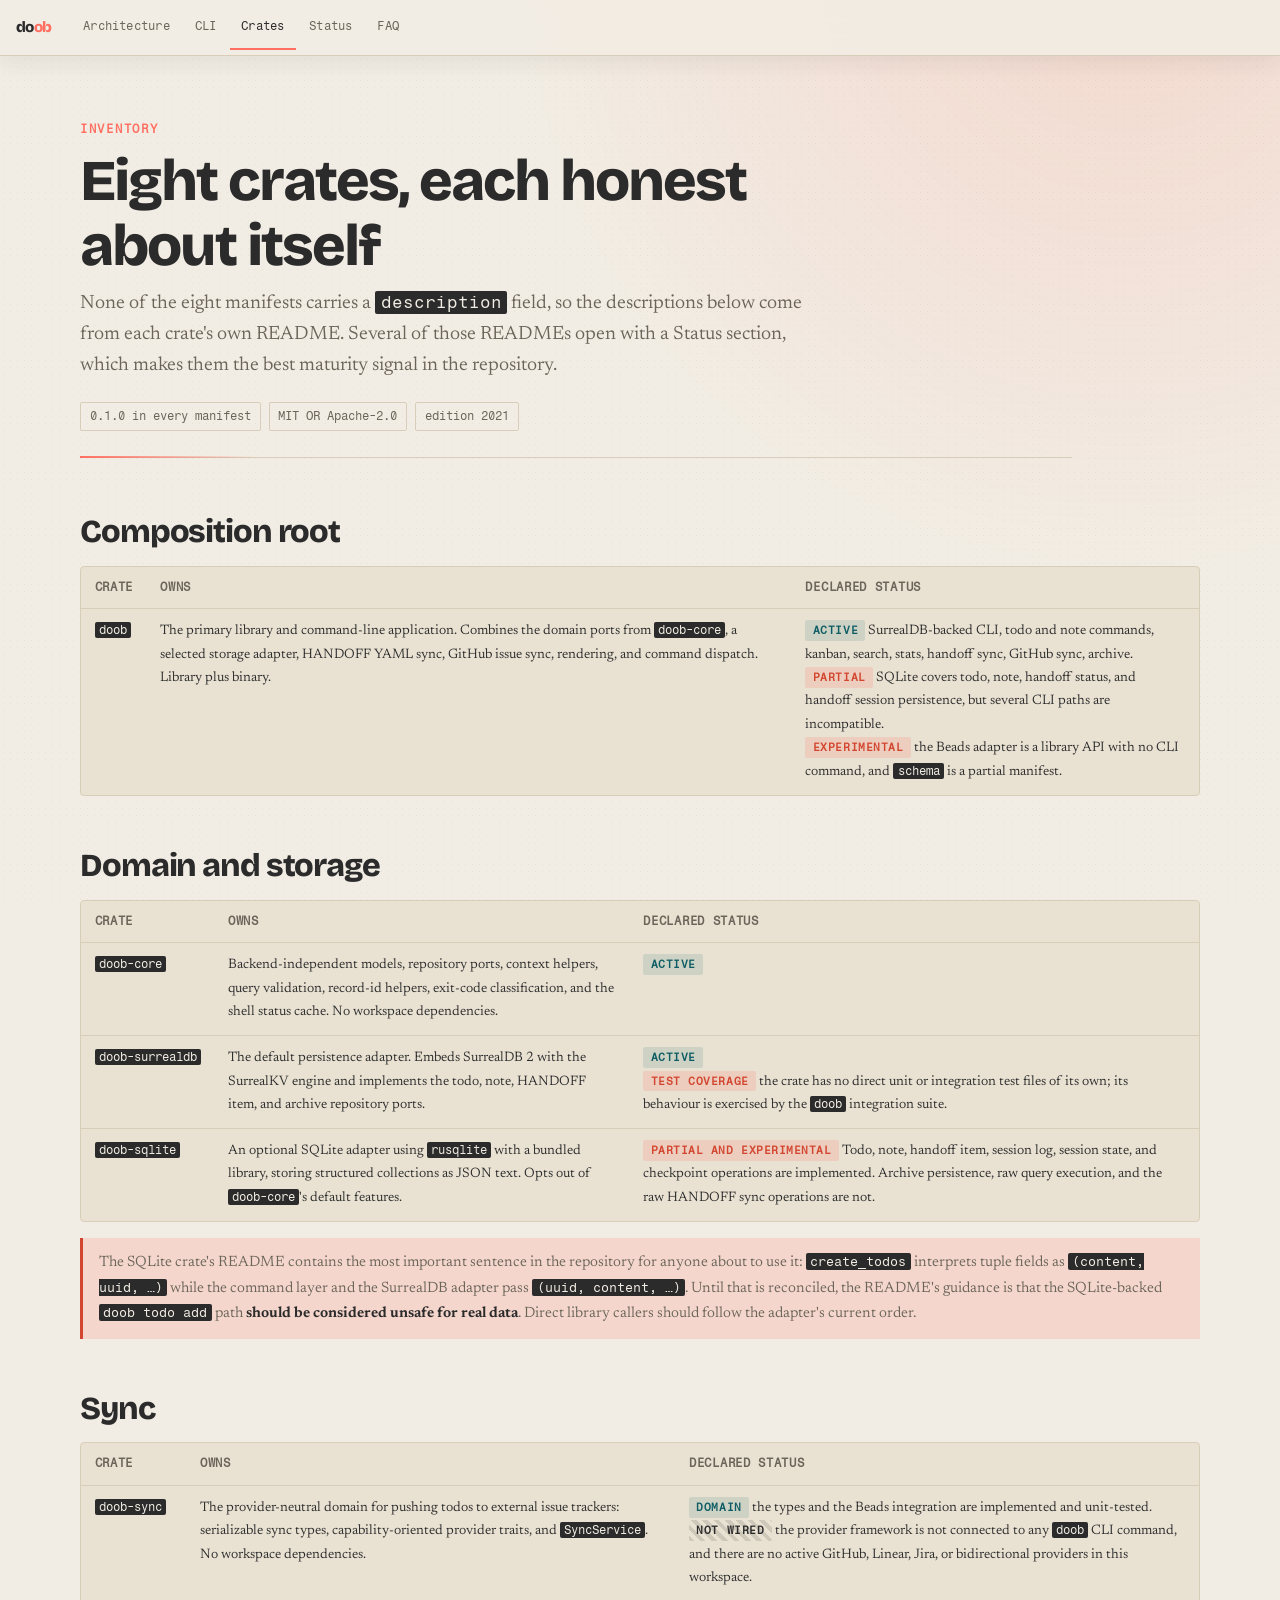
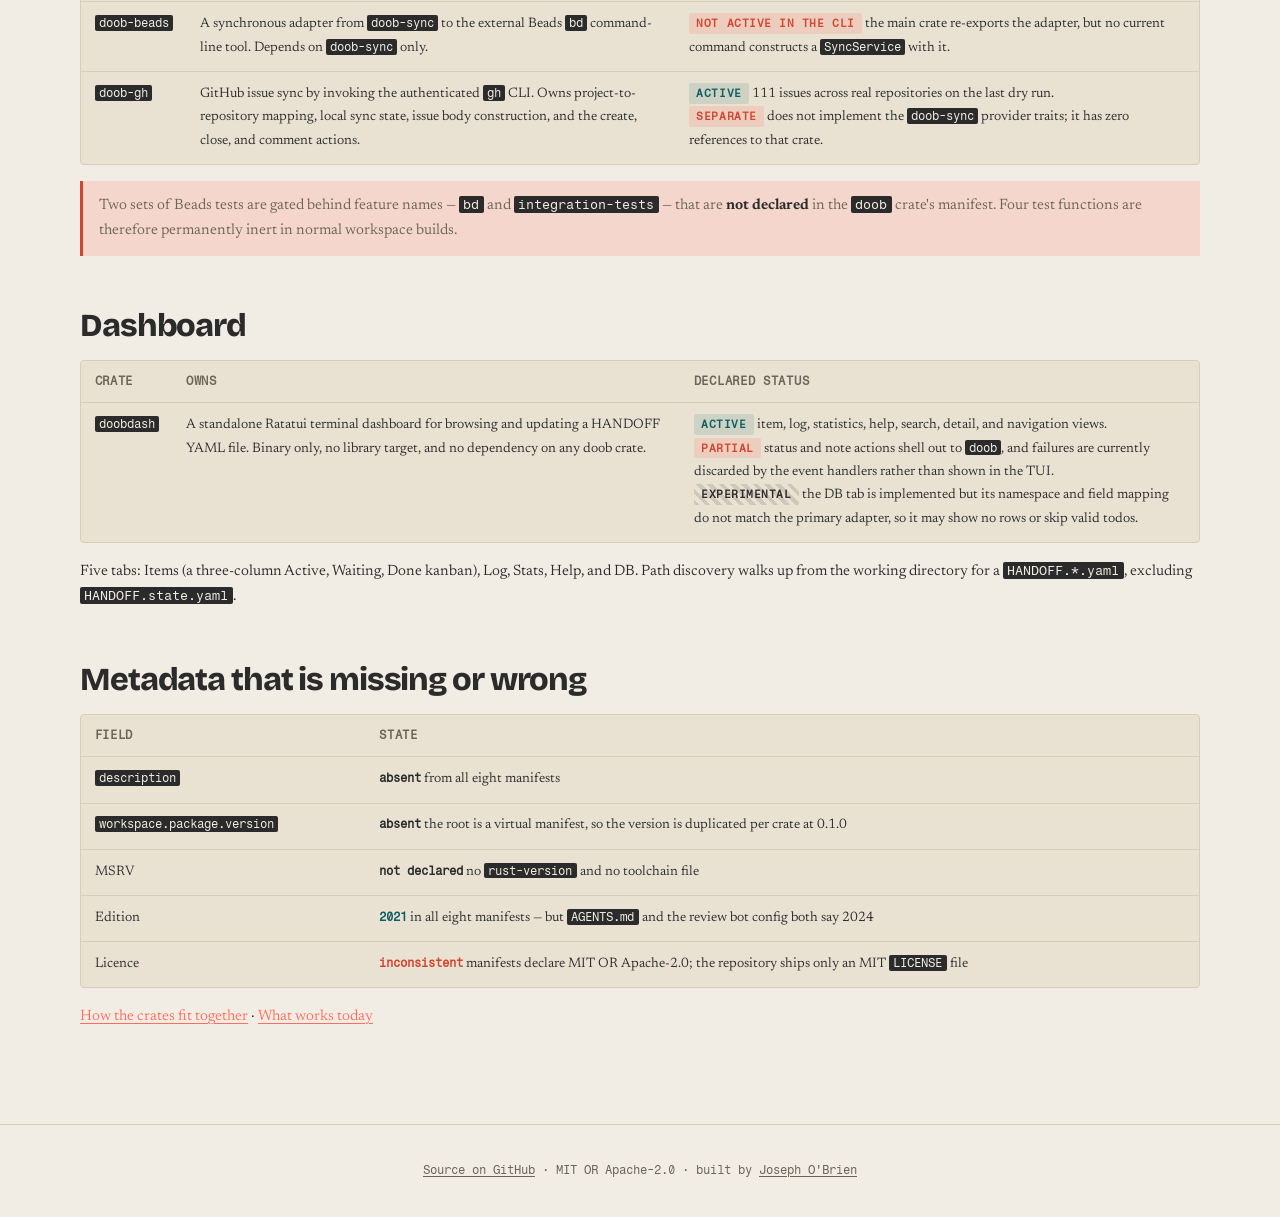
<file: assets/crates.html>
<!doctype html>
<html lang="en">
  <head>
    <meta charset="utf-8">
    <meta name="viewport" content="width=device-width, initial-scale=1">
    <meta name="description" content="The eight crates in the doob workspace, what each owns, and the status each one declares for itself.">
    <title>doob &mdash; crates</title>
    <link rel="stylesheet" href="style.css">
  </head>
  <body>
    <a class="skip-link" href="#main">Skip to content</a>

    <nav class="nav" aria-label="Primary">
      <a href="index.html" class="brand">do<span class="mark">ob</span></a>
      <a href="architecture.html">Architecture</a>
      <a href="cli.html">CLI</a>
      <a href="crates.html" aria-current="page">Crates</a>
      <a href="status.html">Status</a>
      <a href="faq.html">FAQ</a>
    </nav>

    <main id="main" class="page">
      <header class="page-head">
        <span class="eyebrow">Inventory</span>
        <h1>Eight crates, each honest about itself</h1>
        <p class="lead">None of the eight manifests carries a <code>description</code> field, so the descriptions below come from each crate's own README. Several of those READMEs open with a Status section, which makes them the best maturity signal in the repository.</p>
        <div class="meta-row">
          <span class="meta">0.1.0 in every manifest</span>
          <span class="meta">MIT OR Apache-2.0</span>
          <span class="meta">edition 2021</span>
        </div>
      </header>

      <section>
        <h2>Composition root</h2>
        <div class="table-wrap">
          <table>
            <thead><tr><th scope="col">Crate</th><th scope="col">Owns</th><th scope="col">Declared status</th></tr></thead>
            <tbody>
              <tr>
                <td><code>doob</code></td>
                <td>The primary library and command-line application. Combines the domain ports from <code>doob-core</code>, a selected storage adapter, HANDOFF YAML sync, GitHub issue sync, rendering, and command dispatch. Library plus binary.</td>
                <td>
                  <span class="pill pill-shipped">Active</span> SurrealDB-backed CLI, todo and note commands, kanban, search, stats, handoff sync, GitHub sync, archive.
                  <br><span class="pill pill-wip">Partial</span> SQLite covers todo, note, handoff status, and handoff session persistence, but several CLI paths are incompatible.
                  <br><span class="pill pill-experimental">Experimental</span> the Beads adapter is a library API with no CLI command, and <code>schema</code> is a partial manifest.
                </td>
              </tr>
            </tbody>
          </table>
        </div>
      </section>

      <section>
        <h2>Domain and storage</h2>
        <div class="table-wrap">
          <table>
            <thead><tr><th scope="col">Crate</th><th scope="col">Owns</th><th scope="col">Declared status</th></tr></thead>
            <tbody>
              <tr>
                <td><code>doob-core</code></td>
                <td>Backend-independent models, repository ports, context helpers, query validation, record-id helpers, exit-code classification, and the shell status cache. No workspace dependencies.</td>
                <td><span class="pill pill-shipped">Active</span></td>
              </tr>
              <tr>
                <td><code>doob-surrealdb</code></td>
                <td>The default persistence adapter. Embeds SurrealDB 2 with the SurrealKV engine and implements the todo, note, HANDOFF item, and archive repository ports.</td>
                <td>
                  <span class="pill pill-shipped">Active</span>
                  <br><span class="pill pill-experimental">Test coverage</span> the crate has no direct unit or integration test files of its own; its behaviour is exercised by the <code>doob</code> integration suite.
                </td>
              </tr>
              <tr>
                <td><code>doob-sqlite</code></td>
                <td>An optional SQLite adapter using <code>rusqlite</code> with a bundled library, storing structured collections as JSON text. Opts out of <code>doob-core</code>'s default features.</td>
                <td>
                  <span class="pill pill-partial">Partial and experimental</span> Todo, note, handoff item, session log, session state, and checkpoint operations are implemented. Archive persistence, raw query execution, and the raw HANDOFF sync operations are not.
                </td>
              </tr>
            </tbody>
          </table>
        </div>
        <div class="note note-warn">
          <p>The SQLite crate's README contains the most important sentence in the repository for anyone about to use it: <code>create_todos</code> interprets tuple fields as <code>(content, uuid, …)</code> while the command layer and the SurrealDB adapter pass <code>(uuid, content, …)</code>. Until that is reconciled, the README's guidance is that the SQLite-backed <code>doob todo add</code> path <strong>should be considered unsafe for real data</strong>. Direct library callers should follow the adapter's current order.</p>
        </div>
      </section>

      <section>
        <h2>Sync</h2>
        <div class="table-wrap">
          <table>
            <thead><tr><th scope="col">Crate</th><th scope="col">Owns</th><th scope="col">Declared status</th></tr></thead>
            <tbody>
              <tr>
                <td><code>doob-sync</code></td>
                <td>The provider-neutral domain for pushing todos to external issue trackers: serializable sync types, capability-oriented provider traits, and <code>SyncService</code>. No workspace dependencies.</td>
                <td>
                  <span class="pill pill-shipped">Domain</span> the types and the Beads integration are implemented and unit-tested.
                  <br><span class="pill pill-notwired">Not wired</span> the provider framework is not connected to any <code>doob</code> CLI command, and there are no active GitHub, Linear, Jira, or bidirectional providers in this workspace.
                </td>
              </tr>
              <tr>
                <td><code>doob-beads</code></td>
                <td>A synchronous adapter from <code>doob-sync</code> to the external Beads <code>bd</code> command-line tool. Depends on <code>doob-sync</code> only.</td>
                <td>
                  <span class="pill pill-experimental">Not active in the CLI</span> the main crate re-exports the adapter, but no current command constructs a <code>SyncService</code> with it.
                </td>
              </tr>
              <tr>
                <td><code>doob-gh</code></td>
                <td>GitHub issue sync by invoking the authenticated <code>gh</code> CLI. Owns project-to-repository mapping, local sync state, issue body construction, and the create, close, and comment actions.</td>
                <td>
                  <span class="pill pill-shipped">Active</span> 111 issues across real repositories on the last dry run.
                  <br><span class="pill pill-experimental">Separate</span> does not implement the <code>doob-sync</code> provider traits; it has zero references to that crate.
                </td>
              </tr>
            </tbody>
          </table>
        </div>
        <div class="note note-warn">
          <p>Two sets of Beads tests are gated behind feature names &mdash; <code>bd</code> and <code>integration-tests</code> &mdash; that are <strong>not declared</strong> in the <code>doob</code> crate's manifest. Four test functions are therefore permanently inert in normal workspace builds.</p>
        </div>
      </section>

      <section>
        <h2>Dashboard</h2>
        <div class="table-wrap">
          <table>
            <thead><tr><th scope="col">Crate</th><th scope="col">Owns</th><th scope="col">Declared status</th></tr></thead>
            <tbody>
              <tr>
                <td><code>doobdash</code></td>
                <td>A standalone Ratatui terminal dashboard for browsing and updating a HANDOFF YAML file. Binary only, no library target, and no dependency on any doob crate.</td>
                <td>
                  <span class="pill pill-shipped">Active</span> item, log, statistics, help, search, detail, and navigation views.
                  <br><span class="pill pill-partial">Partial</span> status and note actions shell out to <code>doob</code>, and failures are currently discarded by the event handlers rather than shown in the TUI.
                  <br><span class="pill pill-notwired">Experimental</span> the DB tab is implemented but its namespace and field mapping do not match the primary adapter, so it may show no rows or skip valid todos.
                </td>
              </tr>
            </tbody>
          </table>
        </div>
        <p>Five tabs: Items (a three-column Active, Waiting, Done kanban), Log, Stats, Help, and DB. Path discovery walks up from the working directory for a <code>HANDOFF.*.yaml</code>, excluding <code>HANDOFF.state.yaml</code>.</p>
      </section>

      <section>
        <h2>Metadata that is missing or wrong</h2>
        <div class="table-wrap">
          <table>
            <thead><tr><th scope="col">Field</th><th scope="col">State</th></tr></thead>
            <tbody>
              <tr><td><code>description</code></td><td><span class="status status-err">absent</span> from all eight manifests</td></tr>
              <tr><td><code>workspace.package.version</code></td><td><span class="status status-err">absent</span> the root is a virtual manifest, so the version is duplicated per crate at 0.1.0</td></tr>
              <tr><td>MSRV</td><td><span class="status status-err">not declared</span> no <code>rust-version</code> and no toolchain file</td></tr>
              <tr><td>Edition</td><td><span class="status status-ok">2021</span> in all eight manifests &mdash; but <code>AGENTS.md</code> and the review bot config both say 2024</td></tr>
              <tr><td>Licence</td><td><span class="status status-wip">inconsistent</span> manifests declare MIT OR Apache-2.0; the repository ships only an MIT <code>LICENSE</code> file</td></tr>
            </tbody>
          </table>
        </div>
      </section>

      <p><a href="architecture.html">How the crates fit together</a> &middot; <a href="status.html">What works today</a></p>
    </main>

    <footer class="site-foot">
      <a href="https://github.com/89jobrien/doob">Source on GitHub</a> &middot; MIT OR Apache-2.0 &middot; built by <a href="https://github.com/89jobrien">Joseph O'Brien</a>
    </footer>
  </body>
</html>
</file>
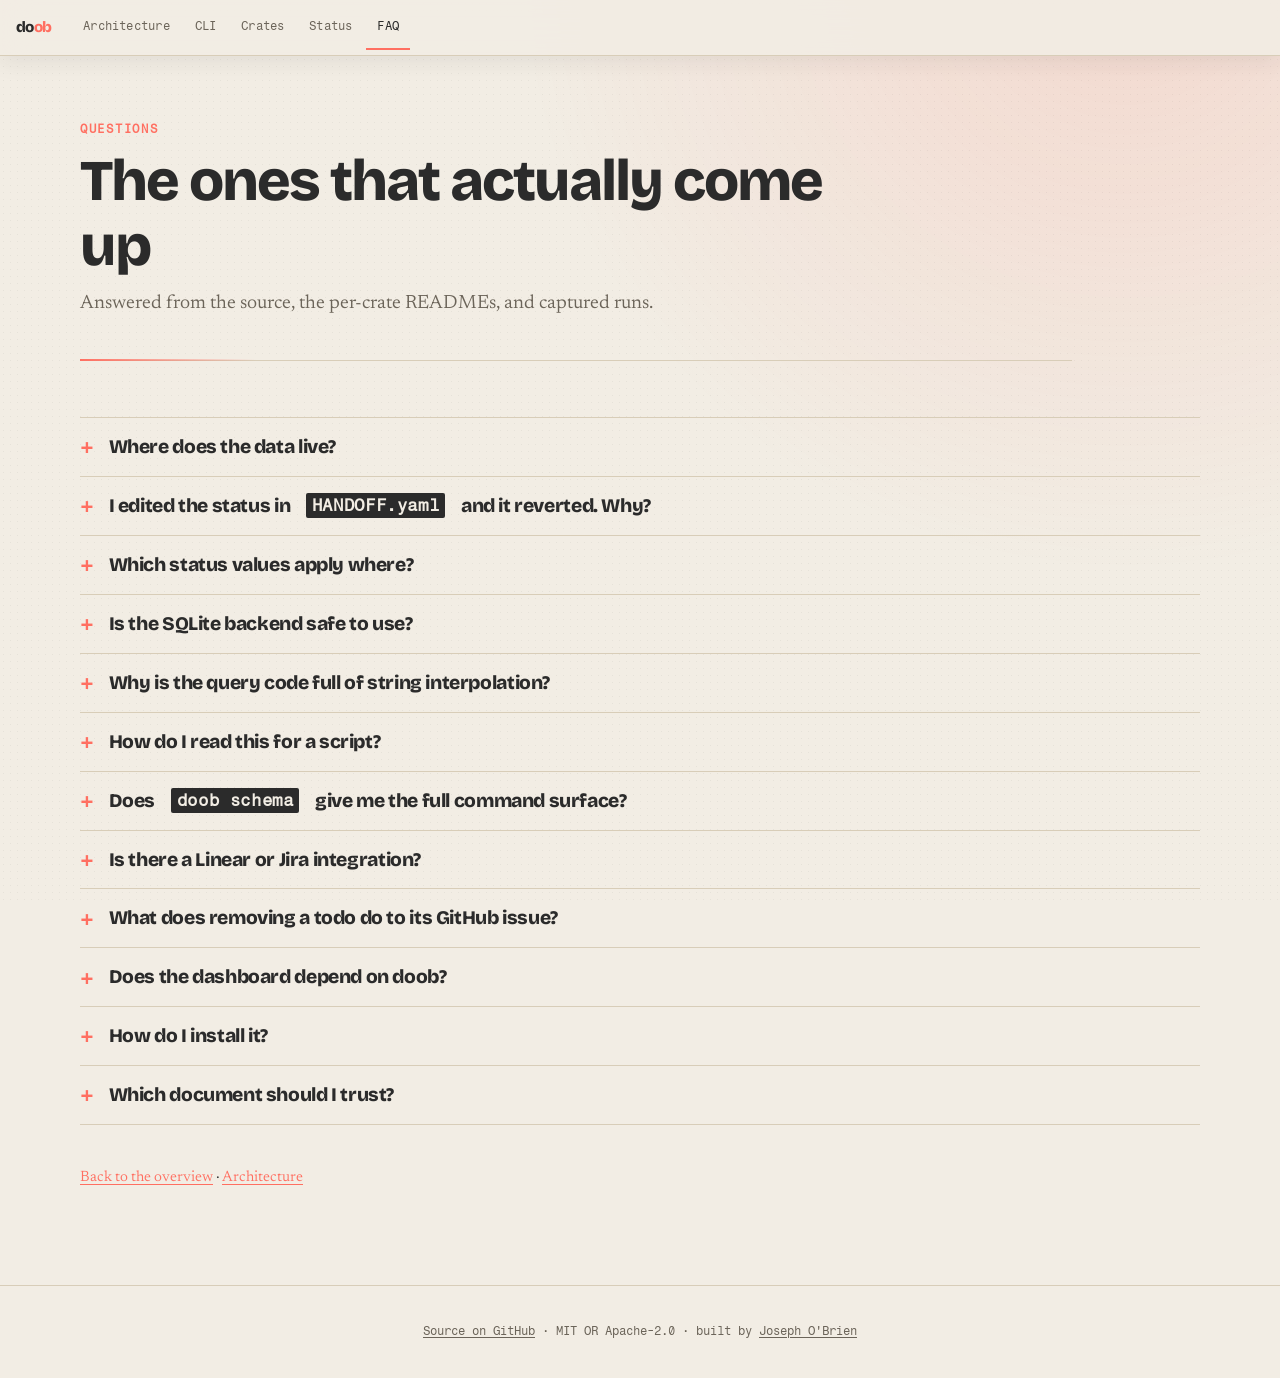
<file: assets/faq.html>
<!doctype html>
<html lang="en">
  <head>
    <meta charset="utf-8">
    <meta name="viewport" content="width=device-width, initial-scale=1">
    <meta name="description" content="Questions about doob: where the database lives, why the database wins a handoff conflict, which status vocabulary applies, and whether the SQLite backend is safe.">
    <title>doob &mdash; FAQ</title>
    <link rel="stylesheet" href="style.css">
  </head>
  <body>
    <a class="skip-link" href="#main">Skip to content</a>

    <nav class="nav" aria-label="Primary">
      <a href="index.html" class="brand">do<span class="mark">ob</span></a>
      <a href="architecture.html">Architecture</a>
      <a href="cli.html">CLI</a>
      <a href="crates.html">Crates</a>
      <a href="status.html">Status</a>
      <a href="faq.html" aria-current="page">FAQ</a>
    </nav>

    <main id="main" class="page">
      <header class="page-head">
        <span class="eyebrow">Questions</span>
        <h1>The ones that actually come up</h1>
        <p class="lead">Answered from the source, the per-crate READMEs, and captured runs.</p>
      </header>

      <div class="faq">

        <details class="faq-item">
          <summary>Where does the data live?</summary>
          <div class="faq-body">
            <p>SurrealDB 2 embedded with the SurrealKV engine, at <code>~/.ctx/doob/db/</code> &mdash; a <strong>directory</strong>, not a file. Namespace and database are both <code>doob</code>. Override the location with the global <code>--db</code> flag.</p>
            <p>The root README says <code>~/.claude/data/doob.db</code>. That is wrong.</p>
          </div>
        </details>

        <details class="faq-item">
          <summary>I edited the status in <code>HANDOFF.yaml</code> and it reverted. Why?</summary>
          <div class="faq-body">
            <p>Because the database wins on conflict. That rule is one line in the sync implementation &mdash; <code>// doob wins on status conflict</code> &mdash; and if the stored status differs from the file, the stored value is written back into the YAML.</p>
            <p>So run <code>doob handoff update-status &lt;id&gt; &lt;status&gt;</code> first, then edit the file for anything else. Sync also <strong>rewrites the whole document</strong>, so keep anything you add in a shape it round-trips.</p>
          </div>
        </details>

        <details class="faq-item">
          <summary>Which status values apply where?</summary>
          <div class="faq-body">
            <p>Two vocabularies, and they are not interchangeable.</p>
            <div class="table-wrap">
              <table>
                <thead><tr><th scope="col">Applies to</th><th scope="col">Values</th></tr></thead>
                <tbody>
                  <tr><td>Todos, in the database and the CLI</td><td><code>pending</code> &middot; <code>in_progress</code> &middot; <code>completed</code> &middot; <code>cancelled</code></td></tr>
                  <tr><td>Handoff items, in the YAML and the TUI</td><td><code>open</code> &middot; <code>done</code> &middot; <code>parked</code> &middot; <code>blocked</code></td></tr>
                </tbody>
              </table>
            </div>
            <p>A third <code>TodoStatus</code> exists in <code>doob-sync</code> with two variants that serialise as <code>"Pending"</code> and <code>"InProgress"</code>. It is part of the provider framework and is not reachable from the CLI.</p>
          </div>
        </details>

        <details class="faq-item">
          <summary>Is the SQLite backend safe to use?</summary>
          <div class="faq-body">
            <p>Not for <code>doob todo add</code>, and the crate README says so. The adapter reads tuple fields as <code>(content, uuid, …)</code> while the command layer passes <code>(uuid, content, …)</code>, so content lands in the uuid column.</p>
            <p>Archive persistence, raw query execution, and the raw HANDOFF sync operations are also unimplemented, and the command layer falls back to the todo repository as a placeholder for archive. SurrealDB is the supported backend; SQLite is opt-in and partial.</p>
            <p>If you must use it, build with <code>--no-default-features --features sqlite</code>, and follow the adapter's current field order rather than the command layer's.</p>
          </div>
        </details>

        <details class="faq-item">
          <summary>Why is the query code full of string interpolation?</summary>
          <div class="faq-body">
            <p>Because parameterised queries silently do nothing in SurrealDB 2.x &mdash; tracked upstream as issue 6271. <code>doob-core</code> therefore enforces strict allowlists in a query guard before any user-supplied value reaches a query string. That is a safety control compensating for an upstream bug, not a preference.</p>
            <p>The caveat: several todo and archive paths still use <code>.bind(...)</code>, so they remain exposed to the bug. The adapter README flags this and asks for real SurrealKV verification rather than compile-only confidence on any change to those paths.</p>
          </div>
        </details>

        <details class="faq-item">
          <summary>How do I read this for a script?</summary>
          <div class="faq-body">
            <p>Put the global flag first: <code>doob --json todo list</code>, not <code>doob todo list --json</code>. Every read path supports it.</p>
            <p>Branch on the exit code rather than parsing text. It is a real enum: 0 success, 1 not found, 2 invalid input, 3 database, 4 context, 5 io, 6 parse.</p>
            <p>Expect the id to be a nested object, not a string &mdash; <code>{"tb": "todo", "id": {"String": "..."}}</code>. The root README shows a flat <code>"todo:abc123"</code>, which is not what the binary prints.</p>
          </div>
        </details>

        <details class="faq-item">
          <summary>Does <code>doob schema</code> give me the full command surface?</summary>
          <div class="faq-body">
            <p>No. It emits 15 commands; the real CLI has 29. Absent from the manifest: <code>kan</code>, <code>watch</code>, <code>tui</code>, <code>todo update</code>, <code>todo gh-sync</code>, <code>handoff add-extra</code>, <code>handoff update-status</code>, <code>archive run</code>, and <code>schema</code> itself. Several positional arguments are described as flags.</p>
            <p>It is the only place the version is discoverable, since there is no <code>--version</code> flag. Treat it as provisional and read the crate's CLI source for the real surface.</p>
          </div>
        </details>

        <details class="faq-item">
          <summary>Is there a Linear or Jira integration?</summary>
          <div class="faq-body">
            <p>No. <code>doob-sync</code> defines the provider-neutral traits and a <code>SyncService</code>, and <code>doob-sync</code>'s README is explicit: the framework is not wired to any <code>doob</code> CLI command, and there are no active GitHub, Linear, Jira, or bidirectional providers.</p>
            <p>GitHub support does exist &mdash; in <code>doob-gh</code>, which is a <em>separate</em> implementation that does not implement those traits. It shells out to the <code>gh</code> CLI and is push-only: it never reads issue state back, and never updates an existing issue's title or body.</p>
          </div>
        </details>

        <details class="faq-item">
          <summary>What does removing a todo do to its GitHub issue?</summary>
          <div class="faq-body">
            <p>It adds a tombstone comment and leaves the issue open. The comment reads <em>"This todo was removed from doob without being completed."</em></p>
            <p>Completing a todo closes the issue instead. Both behaviours are configurable and both default to true. There is no undo for a remove, which is why this workspace runs a database backup before one.</p>
          </div>
        </details>

        <details class="faq-item">
          <summary>Does the dashboard depend on doob?</summary>
          <div class="faq-body">
            <p>No. <code>doobdash</code> is a binary-only crate with a dependency on nothing in the workspace. It reads the YAML directly and shells out to the installed <code>doob</code> for its two mutations: <code>doob handoff update-status ID STATUS</code> and <code>doob handoff add-extra ID --type note --note TEXT</code>.</p>
            <p>Both call sites discard the result, so a failed mutation is not surfaced in the TUI. The DB tab is also unreliable: it queries a namespace and field names the primary adapter does not use.</p>
          </div>
        </details>

        <details class="faq-item">
          <summary>How do I install it?</summary>
          <div class="faq-body">
            <p>From the crate, not the workspace root:</p>
<pre>cargo install --path crates/doob
cargo install --path crates/doobdash</pre>
            <p>For the SQLite build, add <code>--no-default-features --features sqlite</code>. The release is by default; a <code>--release</code> flag is rejected.</p>
            <p>It is not on crates.io, and the repository has no GitHub releases, so there is nothing to <code>brew install</code> or download. A single <code>v0.1.0</code> tag exists from February 2026.</p>
          </div>
        </details>

        <details class="faq-item">
          <summary>Which document should I trust?</summary>
          <div class="faq-body">
            <p>The per-crate READMEs and <code>CLAUDE.md</code>. The root <code>README.md</code> has drifted on the install command, the database path, the JSON id shape, and an entire sync surface that does not exist. <code>docs/sync/</code> documents commands that were never built.</p>
            <p>The per-crate READMEs are the strongest thing in the repository: each opens with a Status section that names its own limitations, including the SQLite safety warning.</p>
            <p>See the <a href="status.html">status page</a> for the full drift list.</p>
          </div>
        </details>

      </div>

      <p style="margin-top: 2.5rem"><a href="index.html">Back to the overview</a> &middot; <a href="architecture.html">Architecture</a></p>
    </main>

    <footer class="site-foot">
      <a href="https://github.com/89jobrien/doob">Source on GitHub</a> &middot; MIT OR Apache-2.0 &middot; built by <a href="https://github.com/89jobrien">Joseph O'Brien</a>
    </footer>
  </body>
</html>
</file>
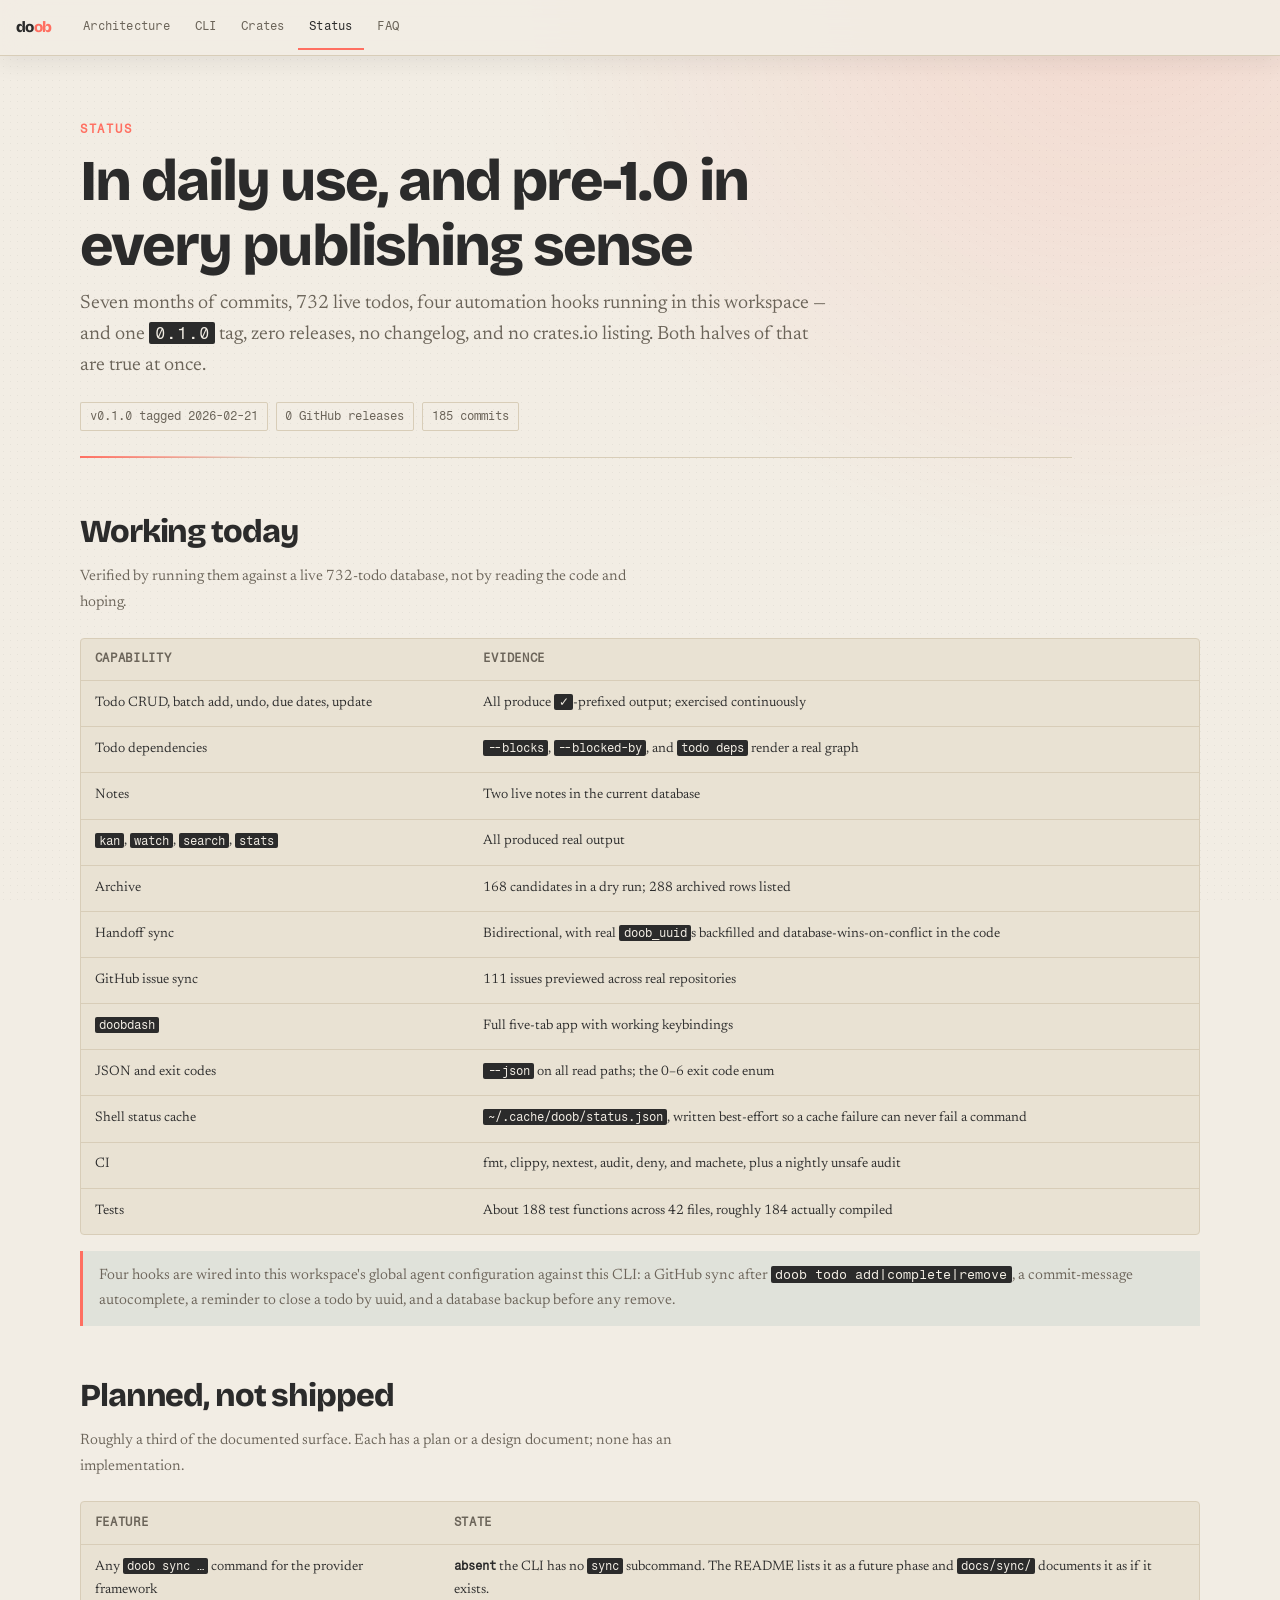
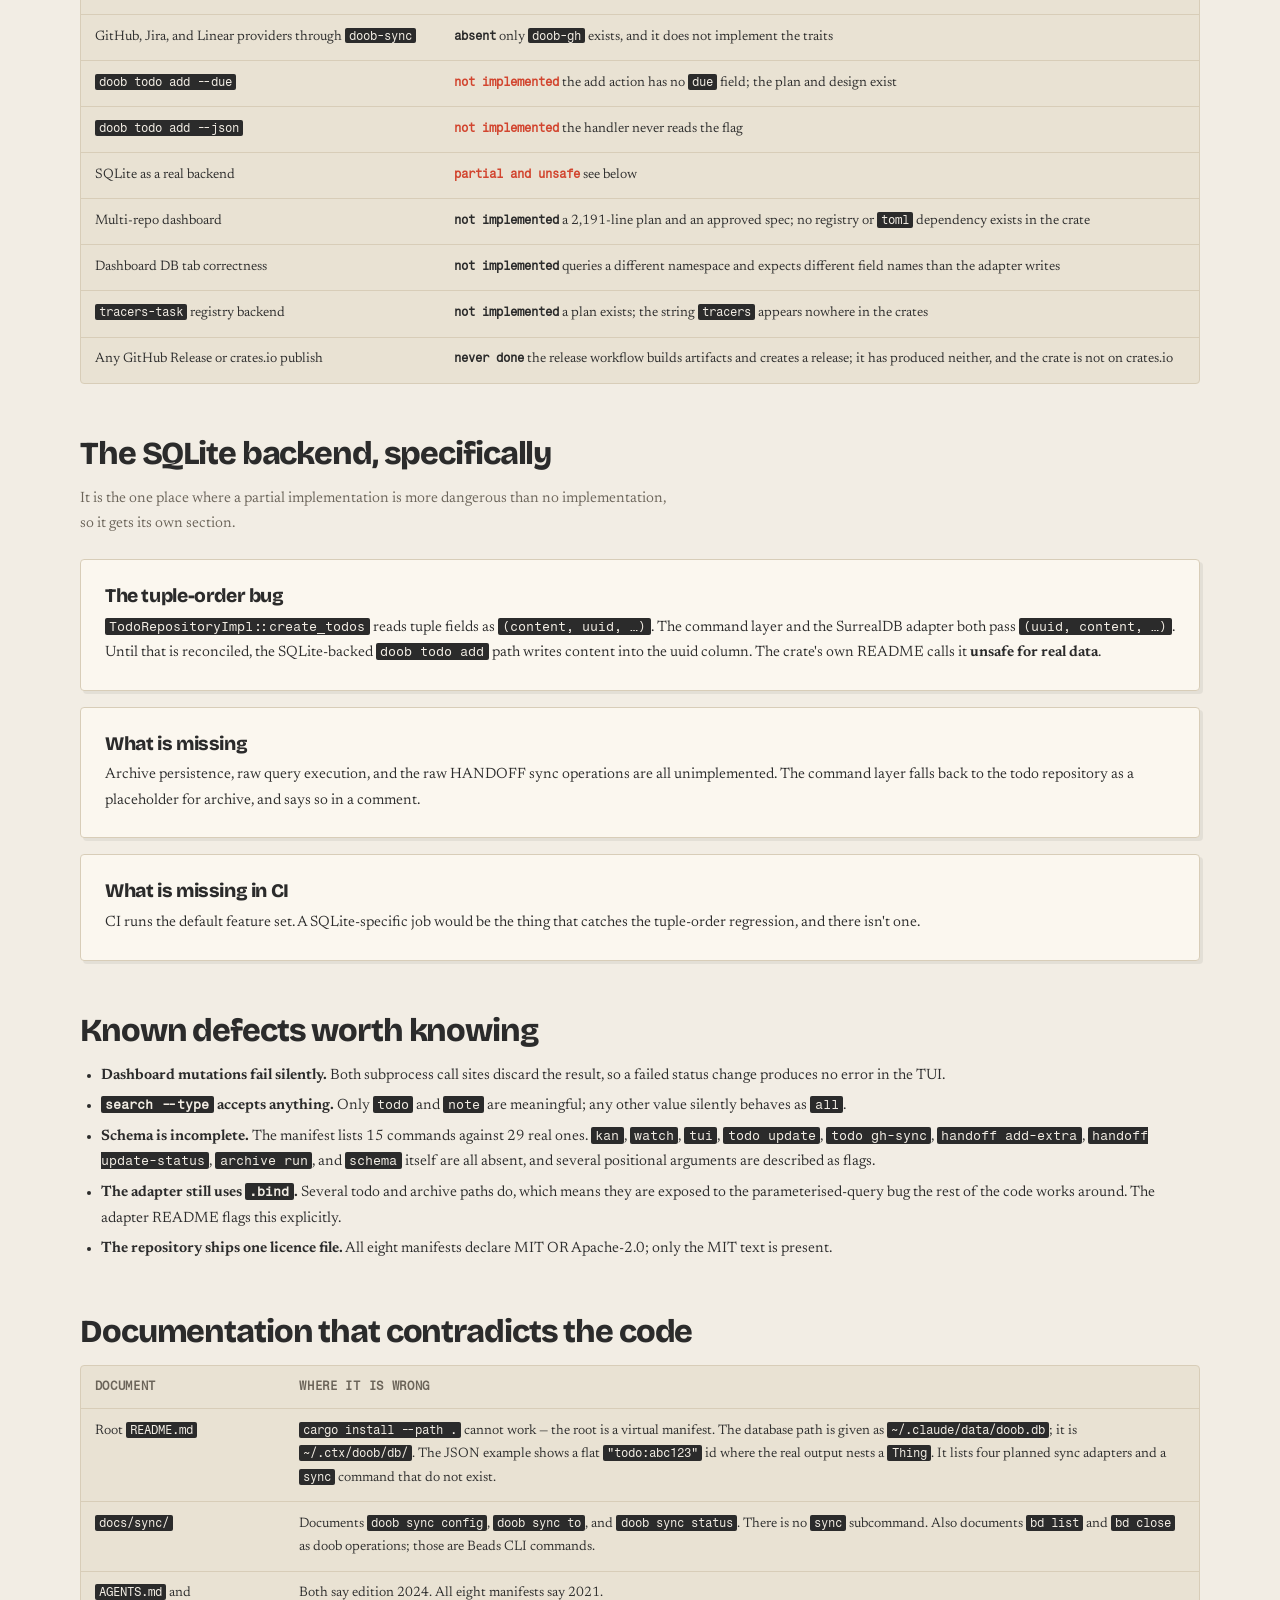
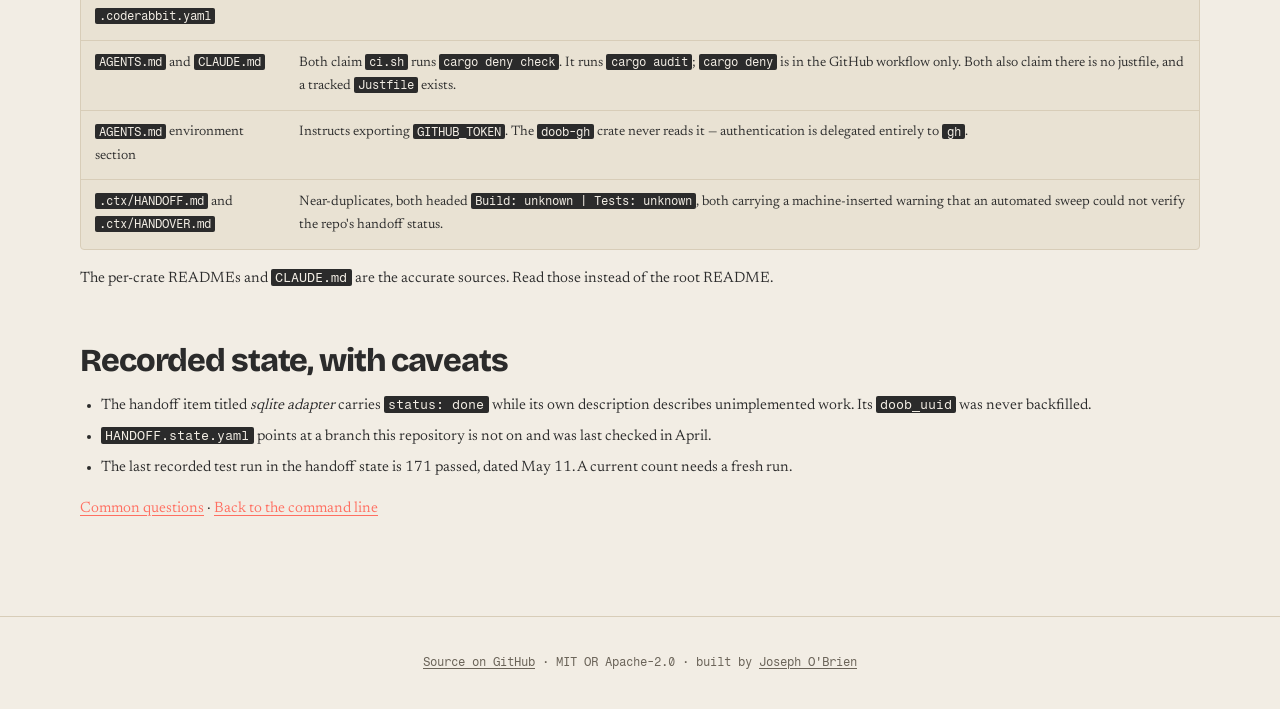
<file: assets/status.html>
<!doctype html>
<html lang="en">
  <head>
    <meta charset="utf-8">
    <meta name="viewport" content="width=device-width, initial-scale=1">
    <meta name="description" content="What actually works in doob today: shipped capabilities, the SQLite backend's real limitations, planned-but-absent features, and documentation that contradicts the code.">
    <title>doob &mdash; status</title>
    <link rel="stylesheet" href="style.css">
  </head>
  <body>
    <a class="skip-link" href="#main">Skip to content</a>

    <nav class="nav" aria-label="Primary">
      <a href="index.html" class="brand">do<span class="mark">ob</span></a>
      <a href="architecture.html">Architecture</a>
      <a href="cli.html">CLI</a>
      <a href="crates.html">Crates</a>
      <a href="status.html" aria-current="page">Status</a>
      <a href="faq.html">FAQ</a>
    </nav>

    <main id="main" class="page">
      <header class="page-head">
        <span class="eyebrow">Status</span>
        <h1>In daily use, and pre-1.0 in every publishing sense</h1>
        <p class="lead">Seven months of commits, 732 live todos, four automation hooks running in this workspace &mdash; and one <code>0.1.0</code> tag, zero releases, no changelog, and no crates.io listing. Both halves of that are true at once.</p>
        <div class="meta-row">
          <span class="meta">v0.1.0 tagged 2026-02-21</span>
          <span class="meta">0 GitHub releases</span>
          <span class="meta">185 commits</span>
        </div>
      </header>

      <section>
        <h2>Working today</h2>
        <p class="section-intro">Verified by running them against a live 732-todo database, not by reading the code and hoping.</p>
        <div class="table-wrap">
          <table>
            <thead><tr><th scope="col">Capability</th><th scope="col">Evidence</th></tr></thead>
            <tbody>
              <tr><td>Todo CRUD, batch add, undo, due dates, update</td><td>All produce <code>✓</code>-prefixed output; exercised continuously</td></tr>
              <tr><td>Todo dependencies</td><td><code>--blocks</code>, <code>--blocked-by</code>, and <code>todo deps</code> render a real graph</td></tr>
              <tr><td>Notes</td><td>Two live notes in the current database</td></tr>
              <tr><td><code>kan</code>, <code>watch</code>, <code>search</code>, <code>stats</code></td><td>All produced real output</td></tr>
              <tr><td>Archive</td><td>168 candidates in a dry run; 288 archived rows listed</td></tr>
              <tr><td>Handoff sync</td><td>Bidirectional, with real <code>doob_uuid</code>s backfilled and database-wins-on-conflict in the code</td></tr>
              <tr><td>GitHub issue sync</td><td>111 issues previewed across real repositories</td></tr>
              <tr><td><code>doobdash</code></td><td>Full five-tab app with working keybindings</td></tr>
              <tr><td>JSON and exit codes</td><td><code>--json</code> on all read paths; the 0&ndash;6 exit code enum</td></tr>
              <tr><td>Shell status cache</td><td><code>~/.cache/doob/status.json</code>, written best-effort so a cache failure can never fail a command</td></tr>
              <tr><td>CI</td><td>fmt, clippy, nextest, audit, deny, and machete, plus a nightly unsafe audit</td></tr>
              <tr><td>Tests</td><td>About 188 test functions across 42 files, roughly 184 actually compiled</td></tr>
            </tbody>
          </table>
        </div>
        <div class="note">
          <p>Four hooks are wired into this workspace's global agent configuration against this CLI: a GitHub sync after <code>doob todo add|complete|remove</code>, a commit-message autocomplete, a reminder to close a todo by uuid, and a database backup before any remove.</p>
        </div>
      </section>

      <section>
        <h2>Planned, not shipped</h2>
        <p class="section-intro">Roughly a third of the documented surface. Each has a plan or a design document; none has an implementation.</p>
        <div class="table-wrap">
          <table>
            <thead><tr><th scope="col">Feature</th><th scope="col">State</th></tr></thead>
            <tbody>
              <tr><td>Any <code>doob sync …</code> command for the provider framework</td><td><span class="status status-err">absent</span> the CLI has no <code>sync</code> subcommand. The README lists it as a future phase and <code>docs/sync/</code> documents it as if it exists.</td></tr>
              <tr><td>GitHub, Jira, and Linear providers through <code>doob-sync</code></td><td><span class="status status-err">absent</span> only <code>doob-gh</code> exists, and it does not implement the traits</td></tr>
              <tr><td><code>doob todo add --due</code></td><td><span class="status status-warn">not implemented</span> the add action has no <code>due</code> field; the plan and design exist</td></tr>
              <tr><td><code>doob todo add --json</code></td><td><span class="status status-warn">not implemented</span> the handler never reads the flag</td></tr>
              <tr><td>SQLite as a real backend</td><td><span class="status status-warn">partial and unsafe</span> see below</td></tr>
              <tr><td>Multi-repo dashboard</td><td><span class="status status-err">not implemented</span> a 2,191-line plan and an approved spec; no registry or <code>toml</code> dependency exists in the crate</td></tr>
              <tr><td>Dashboard DB tab correctness</td><td><span class="status status-err">not implemented</span> queries a different namespace and expects different field names than the adapter writes</td></tr>
              <tr><td><code>tracers-task</code> registry backend</td><td><span class="status status-err">not implemented</span> a plan exists; the string <code>tracers</code> appears nowhere in the crates</td></tr>
              <tr><td>Any GitHub Release or crates.io publish</td><td><span class="status status-err">never done</span> the release workflow builds artifacts and creates a release; it has produced neither, and the crate is not on crates.io</td></tr>
            </tbody>
          </table>
        </div>
      </section>

      <section>
        <h2>The SQLite backend, specifically</h2>
        <p class="section-intro">It is the one place where a partial implementation is more dangerous than no implementation, so it gets its own section.</p>
        <div class="card">
          <h3>The tuple-order bug</h3>
          <p><code>TodoRepositoryImpl::create_todos</code> reads tuple fields as <code>(content, uuid, …)</code>. The command layer and the SurrealDB adapter both pass <code>(uuid, content, …)</code>. Until that is reconciled, the SQLite-backed <code>doob todo add</code> path writes content into the uuid column. The crate's own README calls it <strong>unsafe for real data</strong>.</p>
        </div>
        <div class="card">
          <h3>What is missing</h3>
          <p>Archive persistence, raw query execution, and the raw HANDOFF sync operations are all unimplemented. The command layer falls back to the todo repository as a placeholder for archive, and says so in a comment.</p>
        </div>
        <div class="card">
          <h3>What is missing in CI</h3>
          <p>CI runs the default feature set. A SQLite-specific job would be the thing that catches the tuple-order regression, and there isn't one.</p>
        </div>
      </section>

      <section>
        <h2>Known defects worth knowing</h2>
        <ul>
          <li><strong>Dashboard mutations fail silently.</strong> Both subprocess call sites discard the result, so a failed status change produces no error in the TUI.</li>
          <li><strong><code>search --type</code> accepts anything.</strong> Only <code>todo</code> and <code>note</code> are meaningful; any other value silently behaves as <code>all</code>.</li>
          <li><strong>Schema is incomplete.</strong> The manifest lists 15 commands against 29 real ones. <code>kan</code>, <code>watch</code>, <code>tui</code>, <code>todo update</code>, <code>todo gh-sync</code>, <code>handoff add-extra</code>, <code>handoff update-status</code>, <code>archive run</code>, and <code>schema</code> itself are all absent, and several positional arguments are described as flags.</li>
          <li><strong>The adapter still uses <code>.bind</code>.</strong> Several todo and archive paths do, which means they are exposed to the parameterised-query bug the rest of the code works around. The adapter README flags this explicitly.</li>
          <li><strong>The repository ships one licence file.</strong> All eight manifests declare MIT OR Apache-2.0; only the MIT text is present.</li>
        </ul>
      </section>

      <section>
        <h2>Documentation that contradicts the code</h2>
        <div class="table-wrap">
          <table>
            <thead><tr><th scope="col">Document</th><th scope="col">Where it is wrong</th></tr></thead>
            <tbody>
              <tr>
                <td>Root <code>README.md</code></td>
                <td><code>cargo install --path .</code> cannot work &mdash; the root is a virtual manifest. The database path is given as <code>~/.claude/data/doob.db</code>; it is <code>~/.ctx/doob/db/</code>. The JSON example shows a flat <code>"todo:abc123"</code> id where the real output nests a <code>Thing</code>. It lists four planned sync adapters and a <code>sync</code> command that do not exist.</td>
              </tr>
              <tr>
                <td><code>docs/sync/</code></td>
                <td>Documents <code>doob sync config</code>, <code>doob sync to</code>, and <code>doob sync status</code>. There is no <code>sync</code> subcommand. Also documents <code>bd list</code> and <code>bd close</code> as doob operations; those are Beads CLI commands.</td>
              </tr>
              <tr>
                <td><code>AGENTS.md</code> and <code>.coderabbit.yaml</code></td>
                <td>Both say edition 2024. All eight manifests say 2021.</td>
              </tr>
              <tr>
                <td><code>AGENTS.md</code> and <code>CLAUDE.md</code></td>
                <td>Both claim <code>ci.sh</code> runs <code>cargo deny check</code>. It runs <code>cargo audit</code>; <code>cargo deny</code> is in the GitHub workflow only. Both also claim there is no justfile, and a tracked <code>Justfile</code> exists.</td>
              </tr>
              <tr>
                <td><code>AGENTS.md</code> environment section</td>
                <td>Instructs exporting <code>GITHUB_TOKEN</code>. The <code>doob-gh</code> crate never reads it &mdash; authentication is delegated entirely to <code>gh</code>.</td>
              </tr>
              <tr>
                <td><code>.ctx/HANDOFF.md</code> and <code>.ctx/HANDOVER.md</code></td>
                <td>Near-duplicates, both headed <code>Build: unknown | Tests: unknown</code>, both carrying a machine-inserted warning that an automated sweep could not verify the repo's handoff status.</td>
              </tr>
            </tbody>
          </table>
        </div>
        <p>The per-crate READMEs and <code>CLAUDE.md</code> are the accurate sources. Read those instead of the root README.</p>
      </section>

      <section>
        <h2>Recorded state, with caveats</h2>
        <ul>
          <li>The handoff item titled <em>sqlite adapter</em> carries <code>status: done</code> while its own description describes unimplemented work. Its <code>doob_uuid</code> was never backfilled.</li>
          <li><code>HANDOFF.state.yaml</code> points at a branch this repository is not on and was last checked in April.</li>
          <li>The last recorded test run in the handoff state is 171 passed, dated May 11. A current count needs a fresh run.</li>
        </ul>
      </section>

      <p><a href="faq.html">Common questions</a> &middot; <a href="cli.html">Back to the command line</a></p>
    </main>

    <footer class="site-foot">
      <a href="https://github.com/89jobrien/doob">Source on GitHub</a> &middot; MIT OR Apache-2.0 &middot; built by <a href="https://github.com/89jobrien">Joseph O'Brien</a>
    </footer>
  </body>
</html>
</file>
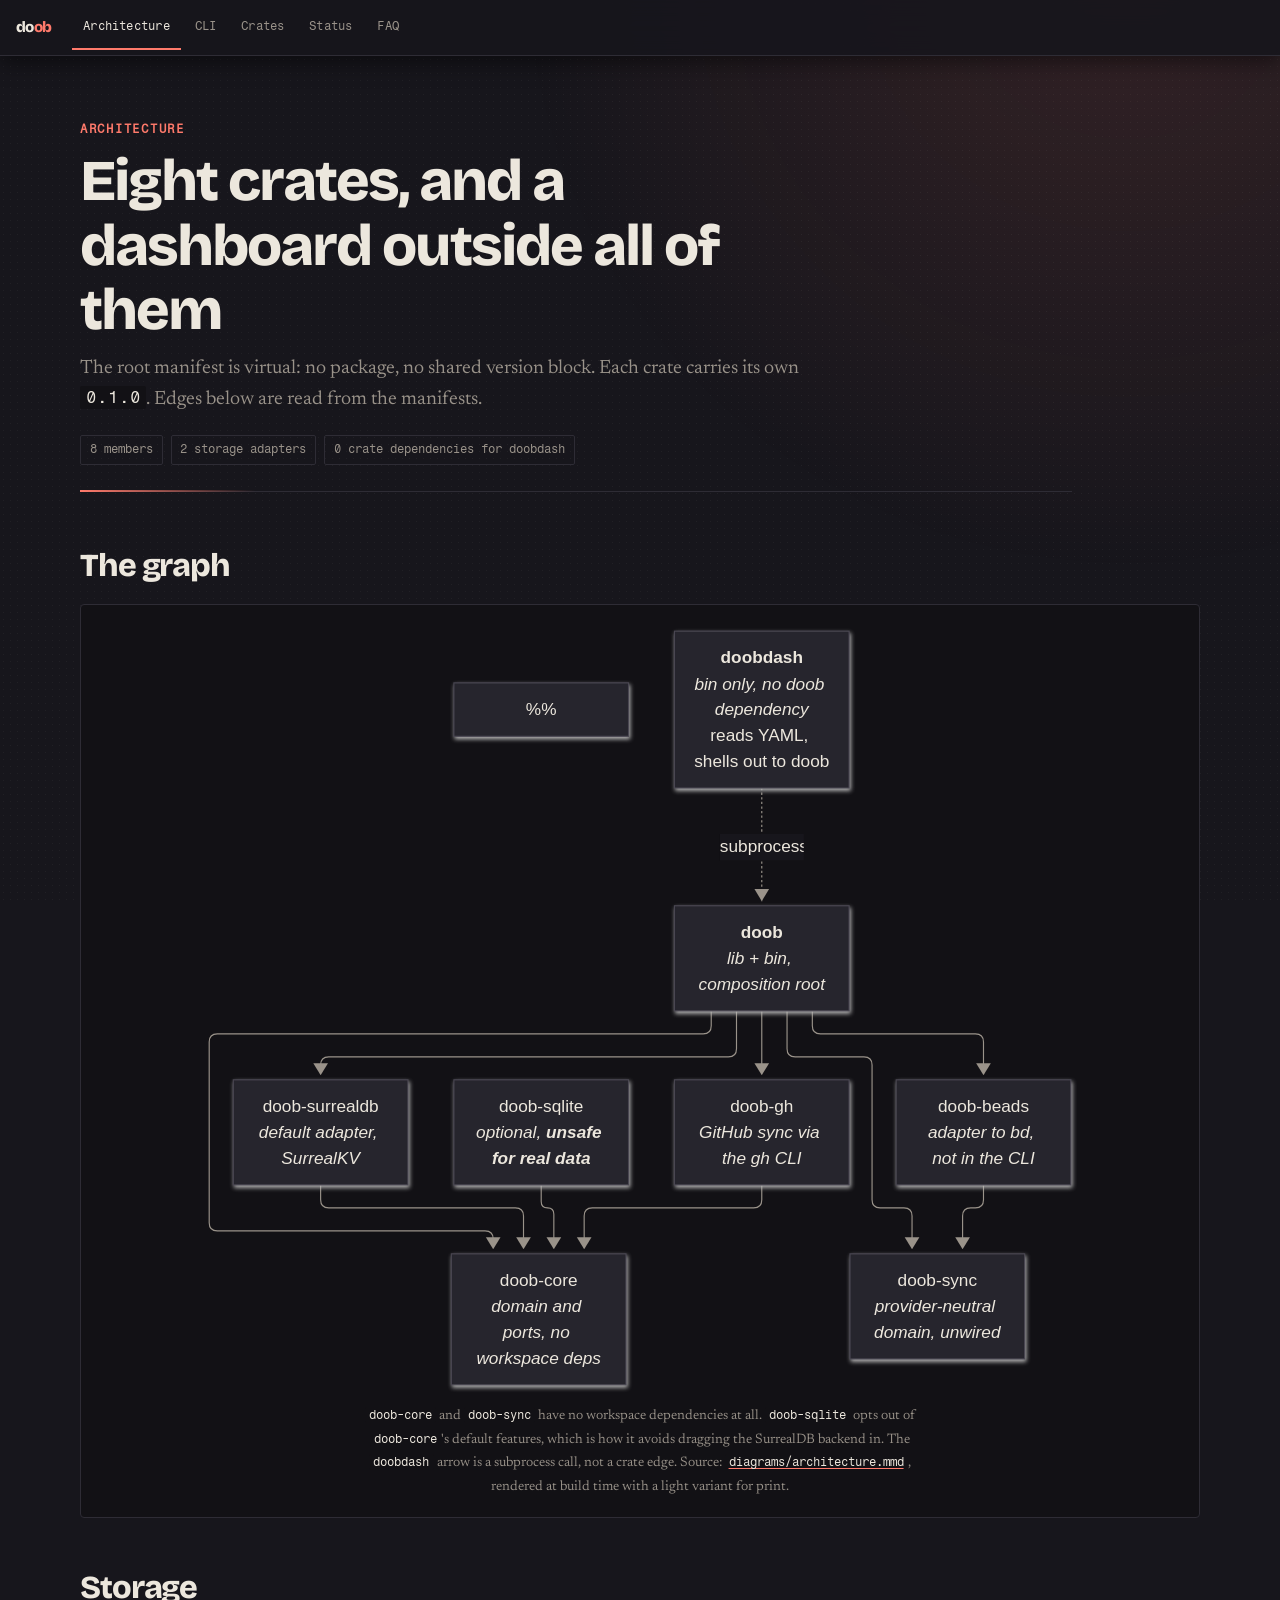
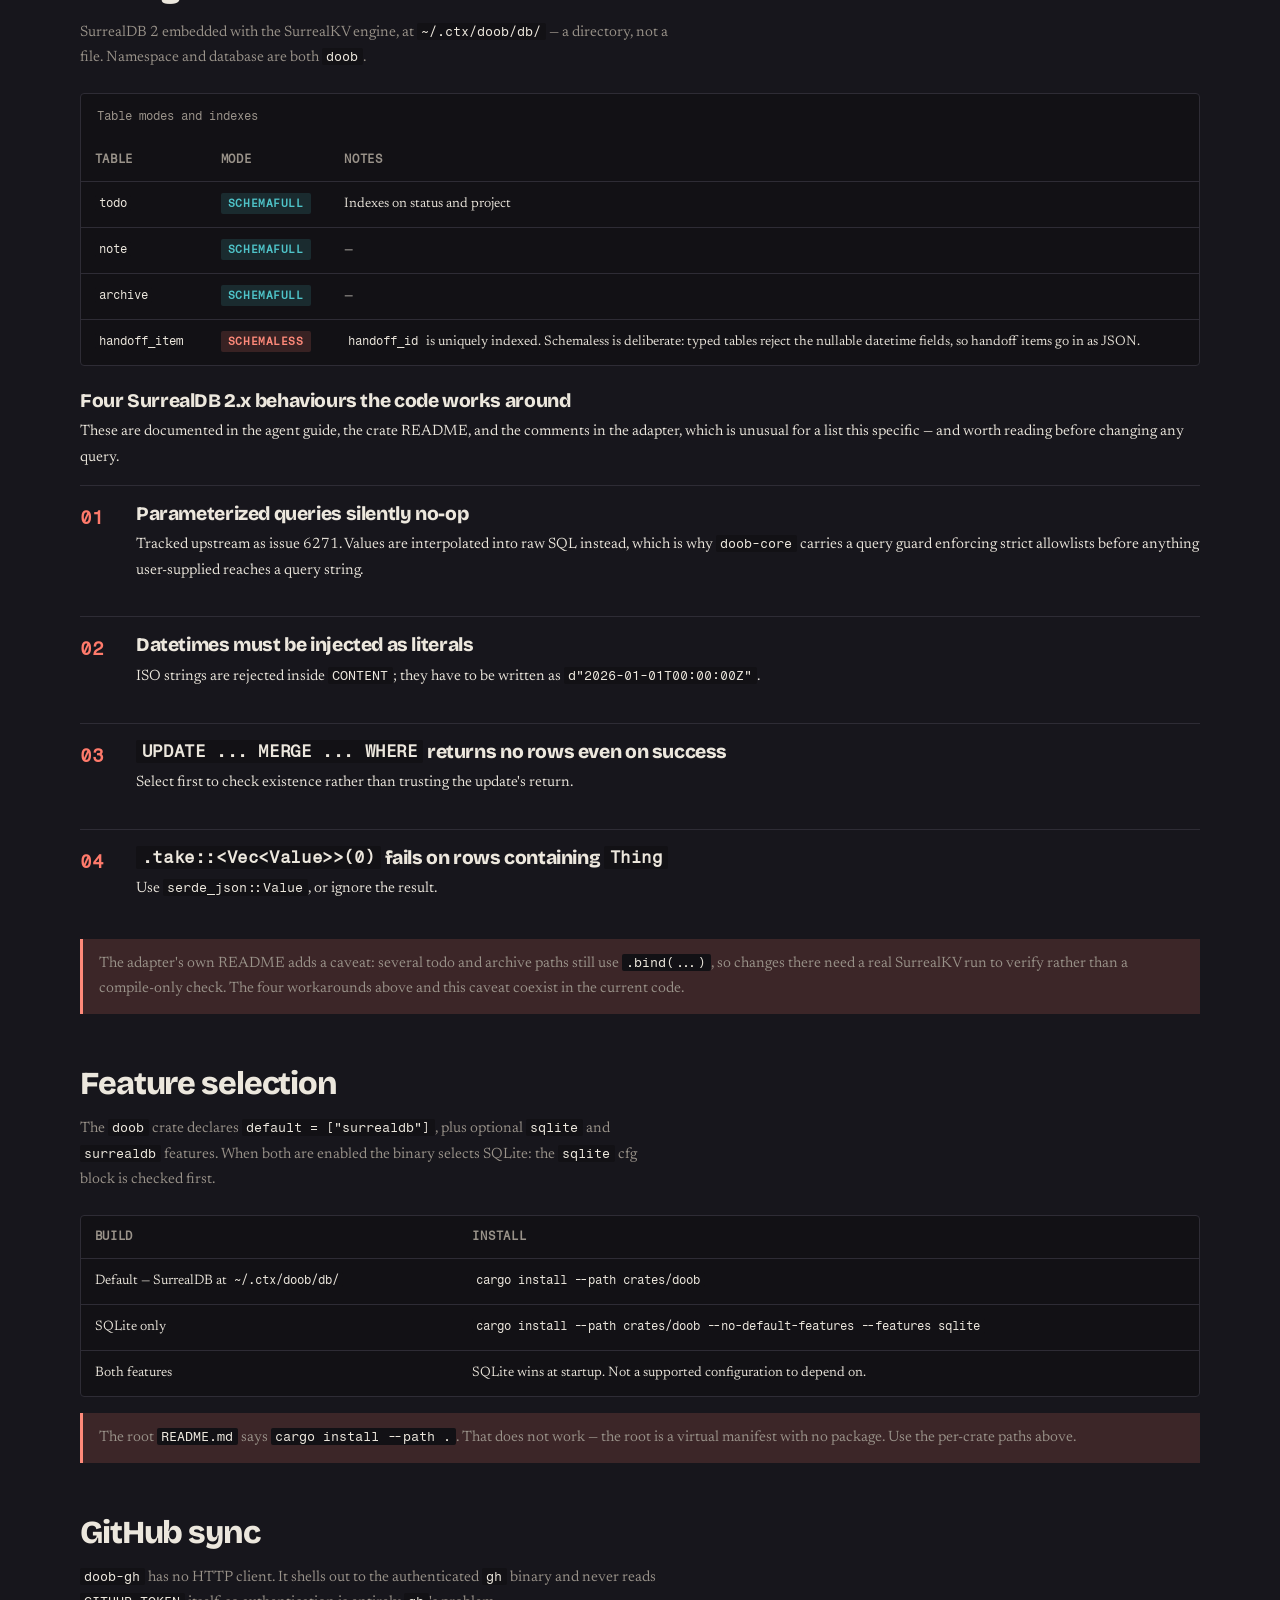
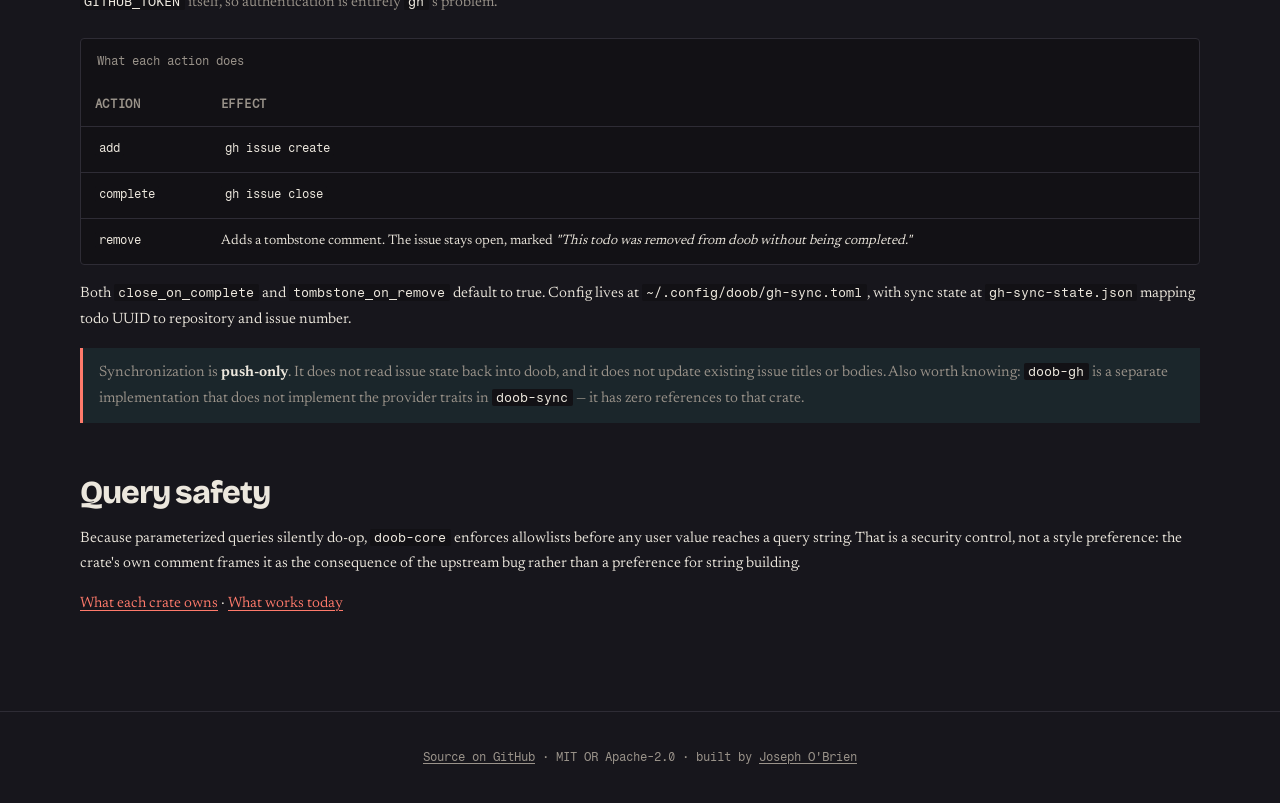
<file: site/architecture.html>
<!doctype html>
<html lang="en">
  <head>
    <meta charset="utf-8">
    <meta name="viewport" content="width=device-width, initial-scale=1">
    <meta name="description" content="doob workspace architecture: eight crates, two storage adapters, a provider-neutral sync domain, and a dashboard that depends on none of them.">
    <title>doob &mdash; architecture</title>
    <link rel="stylesheet" href="style.css">
  </head>
  <body>
    <a class="skip-link" href="#main">Skip to content</a>

    <nav class="nav" aria-label="Primary">
      <a href="index.html" class="brand">do<span class="mark">ob</span></a>
      <a href="architecture.html" aria-current="page">Architecture</a>
      <a href="cli.html">CLI</a>
      <a href="crates.html">Crates</a>
      <a href="status.html">Status</a>
      <a href="faq.html">FAQ</a>
    </nav>

    <main id="main" class="page">
      <header class="page-head">
        <span class="eyebrow">Architecture</span>
        <h1>Eight crates, and a dashboard outside all of them</h1>
        <p class="lead">The root manifest is virtual: no package, no shared version block. Each crate carries its own <code>0.1.0</code>. Edges below are read from the manifests.</p>
        <div class="meta-row">
          <span class="meta">8 members</span>
          <span class="meta">2 storage adapters</span>
          <span class="meta">0 crate dependencies for doobdash</span>
        </div>
      </header>

      <section>
        <h2>The graph</h2>
        <figure class="diagram">
          <picture>
            <source srcset="diagrams/architecture.print.svg" media="print">
            <img src="diagrams/architecture.svg" width="880" height="520" loading="lazy" decoding="async"
                 alt="The doob workspace as a dependency graph. The doob crate sits at the top as the composition root and depends on doob-core, doob-surrealdb, doob-gh, doob-sync, and doob-beads. doob-surrealdb, doob-gh, and doob-sqlite each depend on doob-core, which has no workspace dependencies at all. doob-beads depends on doob-sync. doobdash stands outside the graph: it is a binary-only crate that depends on no doob crate, and reaches the database by shelling out to the doob executable.">
          </picture>
          <figcaption><code>doob-core</code> and <code>doob-sync</code> have no workspace dependencies at all. <code>doob-sqlite</code> opts out of <code>doob-core</code>'s default features, which is how it avoids dragging the SurrealDB backend in. The <code>doobdash</code> arrow is a subprocess call, not a crate edge. Source: <a href="diagrams/architecture.mmd"><code>diagrams/architecture.mmd</code></a>, rendered at build time with a light variant for print.</figcaption>
        </figure>
      </section>

      <section>
        <h2>Storage</h2>
        <p class="section-intro">SurrealDB 2 embedded with the SurrealKV engine, at <code>~/.ctx/doob/db/</code> &mdash; a directory, not a file. Namespace and database are both <code>doob</code>.</p>
        <div class="table-wrap">
          <table>
            <caption>Table modes and indexes</caption>
            <thead><tr><th scope="col">Table</th><th scope="col">Mode</th><th scope="col">Notes</th></tr></thead>
            <tbody>
              <tr><td><code>todo</code></td><td><span class="pill pill-ok">schemafull</span></td><td>Indexes on status and project</td></tr>
              <tr><td><code>note</code></td><td><span class="pill pill-ok">schemafull</span></td><td>—</td></tr>
              <tr><td><code>archive</code></td><td><span class="pill pill-ok">schemafull</span></td><td>—</td></tr>
              <tr><td><code>handoff_item</code></td><td><span class="pill pill-wip">schemaless</span></td><td><code>handoff_id</code> is uniquely indexed. Schemaless is deliberate: typed tables reject the nullable datetime fields, so handoff items go in as JSON.</td></tr>
            </tbody>
          </table>
        </div>

        <h3>Four SurrealDB 2.x behaviours the code works around</h3>
        <p>These are documented in the agent guide, the crate README, and the comments in the adapter, which is unusual for a list this specific &mdash; and worth reading before changing any query.</p>
        <ol class="steps">
          <li class="step"><div><h3>Parameterized queries silently no-op</h3><p>Tracked upstream as issue 6271. Values are interpolated into raw SQL instead, which is why <code>doob-core</code> carries a query guard enforcing strict allowlists before anything user-supplied reaches a query string.</p></div></li>
          <li class="step"><div><h3>Datetimes must be injected as literals</h3><p>ISO strings are rejected inside <code>CONTENT</code>; they have to be written as <code>d"2026-01-01T00:00:00Z"</code>.</p></div></li>
          <li class="step"><div><h3><code>UPDATE ... MERGE ... WHERE</code> returns no rows even on success</h3><p>Select first to check existence rather than trusting the update's return.</p></div></li>
          <li class="step"><div><h3><code>.take::&lt;Vec&lt;Value&gt;&gt;(0)</code> fails on rows containing <code>Thing</code></h3><p>Use <code>serde_json::Value</code>, or ignore the result.</p></div></li>
        </ol>
        <div class="note note-warn">
          <p>The adapter's own README adds a caveat: several todo and archive paths still use <code>.bind(...)</code>, so changes there need a real SurrealKV run to verify rather than a compile-only check. The four workarounds above and this caveat coexist in the current code.</p>
        </div>
      </section>

      <section>
        <h2>Feature selection</h2>
        <p class="section-intro">The <code>doob</code> crate declares <code>default = ["surrealdb"]</code>, plus optional <code>sqlite</code> and <code>surrealdb</code> features. When both are enabled the binary selects SQLite: the <code>sqlite</code> cfg block is checked first.</p>
        <div class="table-wrap">
          <table>
            <thead><tr><th scope="col">Build</th><th scope="col">Install</th></tr></thead>
            <tbody>
              <tr><td>Default &mdash; SurrealDB at <code>~/.ctx/doob/db/</code></td><td><code>cargo install --path crates/doob</code></td></tr>
              <tr><td>SQLite only</td><td><code>cargo install --path crates/doob --no-default-features --features sqlite</code></td></tr>
              <tr><td>Both features</td><td>SQLite wins at startup. Not a supported configuration to depend on.</td></tr>
            </tbody>
          </table>
        </div>
        <div class="note note-warn">
          <p>The root <code>README.md</code> says <code>cargo install --path .</code>. That does not work &mdash; the root is a virtual manifest with no package. Use the per-crate paths above.</p>
        </div>
      </section>

      <section>
        <h2>GitHub sync</h2>
        <p class="section-intro"><code>doob-gh</code> has no HTTP client. It shells out to the authenticated <code>gh</code> binary and never reads <code>GITHUB_TOKEN</code> itself, so authentication is entirely <code>gh</code>'s problem.</p>
        <div class="table-wrap">
          <table>
            <caption>What each action does</caption>
            <thead><tr><th scope="col">Action</th><th scope="col">Effect</th></tr></thead>
            <tbody>
              <tr><td><code>add</code></td><td><code>gh issue create</code></td></tr>
              <tr><td><code>complete</code></td><td><code>gh issue close</code></td></tr>
              <tr><td><code>remove</code></td><td>Adds a tombstone comment. The issue stays open, marked <em>"This todo was removed from doob without being completed."</em></td></tr>
            </tbody>
          </table>
        </div>
        <p>Both <code>close_on_complete</code> and <code>tombstone_on_remove</code> default to true. Config lives at <code>~/.config/doob/gh-sync.toml</code>, with sync state at <code>gh-sync-state.json</code> mapping todo UUID to repository and issue number.</p>
        <div class="note">
          <p>Synchronization is <strong>push-only</strong>. It does not read issue state back into doob, and it does not update existing issue titles or bodies. Also worth knowing: <code>doob-gh</code> is a separate implementation that does not implement the provider traits in <code>doob-sync</code> &mdash; it has zero references to that crate.</p>
        </div>
      </section>

      <section>
        <h2>Query safety</h2>
        <p>Because parameterized queries silently do-op, <code>doob-core</code> enforces allowlists before any user value reaches a query string. That is a security control, not a style preference: the crate's own comment frames it as the consequence of the upstream bug rather than a preference for string building.</p>
      </section>

      <p><a href="crates.html">What each crate owns</a> &middot; <a href="status.html">What works today</a></p>
    </main>

    <footer class="site-foot">
      <a href="https://github.com/89jobrien/doob">Source on GitHub</a> &middot; MIT OR Apache-2.0 &middot; built by <a href="https://github.com/89jobrien">Joseph O'Brien</a>
    </footer>
  </body>
</html>
</file>
<file: assets/style.css>
/* ============================================================
   doob — static site stylesheet
   https://github.com/89jobrien/doob

   Assembled from a shared skeleton. Three parts are repo-specific:
     - the design tokens below
     - the signature section at the end
   Everything between them is the shared component layer and must
   stay byte-identical across repos. Edit the tokens and the
   signature; do not fork the middle.
   ============================================================ */



/* ============================================================
   doob — design tokens
   Card index. doob is a working desk tool: todos in columns,
   priorities as labels, handoffs as printed records. The
   palette is a two-ink Risograph print — coral and teal on
   unbleached paper — because the product carries two separate
   status vocabularies and each gets one ink. Anything that
   needs a third signal is rendered with a hatch, not a
   third hue.
   Type: Bricolage Grotesque (filing-cabinet label) /
   Newsreader (prose) / Fragment Mono (commands and ids).
   ============================================================ */

@font-face {
  font-family: "Bricolage Grotesque";
  font-style: normal;
  font-weight: 200 800;
  font-display: swap;
  src: url("fonts/bricolage-grotesque-latin-wght-normal.woff2") format("woff2");
  unicode-range: U+0000-00FF, U+0131, U+0152-0153, U+02BB-02BC, U+02C6, U+02DA, U+02DC,
    U+0304, U+0308, U+0329, U+2000-206F, U+20AC, U+2122, U+2191, U+2193, U+2212, U+2215, U+FEFF,
    U+FFFD;
}

@font-face {
  font-family: "Newsreader";
  font-style: normal;
  font-weight: 200 800;
  font-display: swap;
  src: url("fonts/newsreader-latin-wght-normal.woff2") format("woff2");
  unicode-range: U+0000-00FF, U+0131, U+0152-0153, U+02BB-02BC, U+02C6, U+02DA, U+02DC,
    U+0304, U+0308, U+0329, U+2000-206F, U+20AC, U+2122, U+2191, U+2193, U+2212, U+2215, U+FEFF,
    U+FFFD;
}

@font-face {
  font-family: "Fragment Mono";
  font-style: normal;
  font-weight: 400;
  font-display: swap;
  src: url("fonts/fragment-mono-latin-400-normal.woff2") format("woff2");
  unicode-range: U+0000-00FF, U+0131, U+0152-0153, U+02BB-02BC, U+02C6, U+02DA, U+02DC,
    U+0304, U+0308, U+0329, U+2000-206F, U+20AC, U+2122, U+2191, U+2193, U+2212, U+2215, U+FEFF,
    U+FFFD;
}

:root {
  color-scheme: light;

  /* type ------------------------------------------------------------------ */
  --font-display: "Bricolage Grotesque", "Trebuchet MS", "Gill Sans", sans-serif;
  --font-body: "Newsreader", Georgia, "Iowan Old Style", serif;
  --font-mono: "Fragment Mono", "Courier New", Courier, monospace;

  --font-display-weight: 800;
  --font-body-weight: 380;
  --font-body-strong: 640;
  --display-tracking: -0.035em;
  --display-tracking-body: -0.02em;
  --brand-tracking: -0.035em;

  --font-size-xs: 0.72rem;
  --font-size-sm: 0.86rem;
  --font-size-md: 1.2rem;
  --font-size-lg: clamp(1.5rem, 2.8vw, 2rem);
  --font-size-2xl: clamp(2.2rem, 5vw, 3.6rem);
  --font-size-display: clamp(2.9rem, 9vw, 6rem);

  /* palette: Risograph, two ink ------------------------------------------ */
  --color-bg: #f2ede4;
  --color-surface: #fbf7ef;
  --color-surface-raised: #fffcf5;
  --color-surface-sunken: #e9e2d3;
  --color-fg: #2b2b2b;
  --color-fg-muted: #6b6459;
  --color-accent: #ff6f61;
  --color-accent-hover: #f05546;
  --color-accent-fg: #2b2b2b;
  --color-border: #d8cdb8;
  --color-border-strong: #b6a98f;
  --color-focus: #0d5c63;

  /* second ink, reserved for the handoff status vocabulary -------------- */
  --color-ink-2: #0d5c63;

  --color-nav-bg: rgb(242 237 228 / 0.9);
  --color-row-hover: rgb(255 111 97 / 0.07);
  --color-note-bg: rgb(13 92 99 / 0.07);
  --color-pill-neutral-bg: rgb(107 100 89 / 0.14);
  --color-code-bg: #2b2b2b;
  --color-code-fg: #f2ede4;
  --color-terminal-bg: #2b2b2b;
  --color-terminal-fg: #f2ede4;
  --color-dot-1: #ff6f61;
  --color-dot-2: #0d5c63;
  --color-dot-3: #d8cdb8;

  /* two inks only. A blocked or unwired item is hatched, never a 3rd hue. */
  --color-signal-ok: #0d5c63;
  --color-signal-ok-bg: rgb(13 92 99 / 0.12);
  --color-signal-warn: #d2452f;
  --color-signal-warn-bg: rgb(255 111 97 / 0.18);
  --color-signal-err: #2b2b2b;
  --color-signal-err-bg: repeating-linear-gradient(
    45deg,
    rgb(43 43 43 / 0.14) 0 4px,
    transparent 4px 8px
  );

  /* form ------------------------------------------------------------------ */
  --radius-xs: 2px;
  --radius: 4px;
  --radius-lg: 6px;
  --radius-pill: 2px;
  --content-width: 1120px;
  --content-width-narrow: 960px;
  --stat-columns: 4;
  --terminal-min-height: 20rem;

  --shadow-card: 3px 3px 0 rgb(43 43 43 / 0.07);
  --shadow-terminal: 6px 6px 0 rgb(43 43 43 / 0.1);
  --shadow-nav: 0 6px 22px rgb(43 43 43 / 0.08);
  --shadow-button: 3px 3px 0 rgb(43 43 43 / 0.16);

  /* atmosphere: halftone paper, one warm wash ---------------------------- */
  --atmosphere-image: radial-gradient(rgb(43 43 43 / 0.055) 0.9px, transparent 0.9px),
    radial-gradient(circle at 88% -4%, rgb(255 111 97 / 0.16), transparent 38rem);
  --atmosphere-size: 7px 7px, auto;
  --grain-image: radial-gradient(rgb(43 43 43 / 0.035) 0.6px, transparent 0.6px);
  --grain-opacity: 1;
  --grain-blend: multiply;
}


/* ============================================================
   SHARED COMPONENT LAYER
   Identical across crux, doob, and devloop. Do not edit
   per-repo: the design tokens above and the signature section
   below are the only repo-specific parts.
   ============================================================ */

/* --- reset --- */

*,
*::before,
*::after {
  box-sizing: border-box;
  margin: 0;
  padding: 0;
}

html {
  scroll-behavior: smooth;
  scroll-padding-top: 5rem;
}

body {
  min-width: 280px;
  min-height: 100vh;
  background: var(--color-bg);
  color: var(--color-fg);
  font-family: var(--font-body);
  font-size: 15px;
  font-weight: var(--font-body-weight);
  line-height: 1.7;
  -webkit-font-smoothing: antialiased;
  text-rendering: optimizeLegibility;
}

img,
svg {
  display: block;
  max-width: 100%;
  height: auto;
}

button,
input,
select,
textarea {
  font: inherit;
  color: inherit;
}

::selection {
  background: var(--color-accent);
  color: var(--color-accent-fg);
}

/* --- atmosphere ------------------------------------------------
   Two layers maximum, per the background bank. Each repo picks
   its recipe in the token block via --atmosphere-image. */

body::before {
  position: fixed;
  inset: 0;
  z-index: -2;
  background-image: var(--atmosphere-image);
  background-size: var(--atmosphere-size);
  content: "";
  pointer-events: none;
}

body::after {
  position: fixed;
  inset: 0;
  z-index: -1;
  opacity: var(--grain-opacity);
  background-image: var(--grain-image);
  content: "";
  pointer-events: none;
  mix-blend-mode: var(--grain-blend);
}

/* --- links and focus --- */

a {
  color: var(--color-accent);
  text-decoration-thickness: 1px;
  text-underline-offset: 0.18em;
}

a:hover {
  color: var(--color-accent-hover);
}

a:focus-visible,
[tabindex]:focus-visible,
summary:focus-visible {
  border-radius: var(--radius-xs);
  outline: 2px solid var(--color-focus);
  outline-offset: 3px;
}

.skip-link {
  position: fixed;
  top: 0.75rem;
  left: 0.75rem;
  z-index: 1000;
  padding: 0.55rem 0.85rem;
  transform: translateY(-200%);
  border-radius: var(--radius-xs);
  background: var(--color-accent);
  color: var(--color-accent-fg);
  font-family: var(--font-mono);
  font-size: var(--font-size-xs);
  font-weight: 700;
}

.skip-link:focus {
  transform: translateY(0);
}

/* --- nav --- */

.nav {
  position: sticky;
  top: 0;
  z-index: 100;
  display: flex;
  min-height: 56px;
  padding: 0 1rem;
  gap: 0.15rem;
  align-items: center;
  overflow-x: auto;
  border-bottom: 1px solid var(--color-border);
  background: var(--color-nav-bg);
  box-shadow: var(--shadow-nav);
  scrollbar-width: thin;
  backdrop-filter: blur(14px);
}

.nav .brand {
  flex: 0 0 auto;
  margin-right: 1.1rem;
  color: var(--color-fg);
  font-family: var(--font-display);
  font-size: 0.95rem;
  font-weight: var(--font-display-weight);
  letter-spacing: var(--brand-tracking);
  text-decoration: none;
  white-space: nowrap;
}

.nav .brand .mark {
  color: var(--color-accent);
}

.nav a:not(.brand) {
  display: grid;
  flex: 0 0 auto;
  min-height: 44px;
  padding: 0 0.7rem;
  place-items: center;
  border-bottom: 2px solid transparent;
  color: var(--color-fg-muted);
  font-family: var(--font-mono);
  font-size: var(--font-size-xs);
  letter-spacing: 0.02em;
  text-decoration: none;
  white-space: nowrap;
}

.nav a:not(.brand):hover,
.nav a[aria-current="page"] {
  border-bottom-color: var(--color-accent);
  color: var(--color-fg);
}

/* --- page frame --- */

.page {
  width: min(100% - 2rem, var(--content-width));
  margin: 0 auto;
  padding: clamp(2rem, 5vw, 4rem) 0 5rem;
}

.page-head {
  position: relative;
  max-width: 62rem;
  margin-bottom: clamp(2rem, 5vw, 3.5rem);
  padding-bottom: 1.6rem;
  border-bottom: 1px solid var(--color-border);
}

.page-head::after {
  position: absolute;
  bottom: -1px;
  left: 0;
  width: min(11rem, 42%);
  height: 2px;
  background: linear-gradient(90deg, var(--color-accent), transparent);
  content: "";
}

.eyebrow {
  display: block;
  margin-bottom: 0.6rem;
  color: var(--color-accent);
  font-family: var(--font-mono);
  font-size: var(--font-size-xs);
  font-weight: 700;
  letter-spacing: 0.15em;
  text-transform: uppercase;
}

.meta-row {
  display: flex;
  flex-wrap: wrap;
  margin-top: 1.25rem;
  gap: 0.5rem;
}

.meta {
  padding: 0.26rem 0.55rem;
  border: 1px solid var(--color-border);
  border-radius: var(--radius-xs);
  color: var(--color-fg-muted);
  font-family: var(--font-mono);
  font-size: var(--font-size-xs);
}

/* --- headings and prose --- */

h1,
h2,
h3 {
  font-family: var(--font-display);
  font-weight: var(--font-display-weight);
  letter-spacing: var(--display-tracking);
  line-height: 1.12;
}

h1 {
  max-width: 20ch;
  margin-bottom: 0.7rem;
  font-size: var(--font-size-2xl);
}

h2 {
  margin: 3.25rem 0 0.9rem;
  font-size: var(--font-size-lg);
}

h3 {
  margin: 1.4rem 0 0.35rem;
  font-size: var(--font-size-md);
  letter-spacing: var(--display-tracking-body);
  line-height: 1.3;
}

p {
  margin-bottom: 0.9rem;
}

.lead {
  max-width: 68ch;
  color: var(--color-fg-muted);
  font-size: var(--font-size-md);
  line-height: 1.6;
}

.section-intro {
  max-width: 66ch;
  margin-bottom: 1.4rem;
  color: var(--color-fg-muted);
}

section + section {
  margin-top: 1.25rem;
}

ul,
ol {
  margin: 0.5rem 0 1rem 1.3rem;
}

li {
  margin-bottom: 0.32rem;
}

strong {
  font-weight: var(--font-body-strong);
}

hr {
  margin: 2.5rem 0;
  border: 0;
  border-top: 1px solid var(--color-border);
}

/* --- cards and grids --- */

.card,
.panel {
  margin: 1rem 0;
  padding: clamp(1rem, 2.6vw, 1.5rem);
  border: 1px solid var(--color-border);
  border-radius: var(--radius);
  background: var(--color-surface);
  box-shadow: var(--shadow-card);
}

.card > :first-child,
.panel > :first-child {
  margin-top: 0;
}

.card > :last-child,
.panel > :last-child {
  margin-bottom: 0;
}

.card h3,
.panel h3 {
  margin-top: 0.5rem;
}

.grid-2,
.grid-3,
.card-grid {
  display: grid;
  gap: 1rem;
}

.grid-2 {
  grid-template-columns: repeat(2, minmax(0, 1fr));
}

.grid-3,
.card-grid {
  grid-template-columns: repeat(3, minmax(0, 1fr));
}

.feature-card {
  position: relative;
  margin: 0;
  padding: 1.15rem;
  overflow: hidden;
  border: 1px solid var(--color-border);
  border-radius: var(--radius);
  background: var(--color-surface-raised);
}

.feature-card > :first-child {
  margin-top: 0;
}

.feature-card > :last-child {
  margin-bottom: 0;
}

.feature-card h3 {
  margin-top: 0.8rem;
}

.feature-card p {
  color: var(--color-fg-muted);
  font-size: var(--font-size-sm);
}

/* --- tables --- */

.table-wrap {
  margin: 1rem 0;
  overflow-x: auto;
  border: 1px solid var(--color-border);
  border-radius: var(--radius);
  background: var(--color-surface-sunken);
  scrollbar-color: var(--color-border-strong) var(--color-bg);
}

table {
  display: table;
  width: 100%;
  min-width: 40rem;
  border-collapse: collapse;
  font-size: var(--font-size-sm);
}

caption {
  padding: 0.8rem 1rem;
  color: var(--color-fg-muted);
  font-family: var(--font-mono);
  font-size: var(--font-size-xs);
  text-align: left;
}

th,
td {
  padding: 0.68rem 0.85rem;
  border-bottom: 1px solid var(--color-border);
  text-align: left;
  vertical-align: top;
}

th {
  color: var(--color-fg-muted);
  font-family: var(--font-mono);
  font-size: 0.73rem;
  font-weight: 700;
  letter-spacing: 0.06em;
  text-transform: uppercase;
}

tbody tr:last-child > * {
  border-bottom: 0;
}

tbody tr:hover {
  background: var(--color-row-hover);
}

td code,
th code {
  white-space: nowrap;
}

/* --- code --- */

code {
  padding: 0.08em 0.34em;
  border-radius: var(--radius-xs);
  background: var(--color-code-bg);
  color: var(--color-code-fg);
  font-family: var(--font-mono);
  font-size: 0.87em;
}

pre {
  margin: 1rem 0;
  padding: 1.05rem 1.2rem;
  overflow-x: auto;
  border: 1px solid var(--color-border);
  border-radius: var(--radius);
  background: var(--color-code-bg);
  color: var(--color-code-fg);
  font-family: var(--font-mono);
  font-size: 0.79rem;
  line-height: 1.62;
  tab-size: 2;
}

pre code {
  padding: 0;
  background: none;
  color: inherit;
  font-size: inherit;
}

/* --- terminal --- */

.terminal {
  overflow: hidden;
  border: 1px solid var(--color-border-strong);
  border-radius: var(--radius-lg);
  background: var(--color-terminal-bg);
  box-shadow: var(--shadow-terminal);
}

.terminal-bar {
  display: flex;
  padding: 0.65rem 0.85rem;
  gap: 0.4rem;
  align-items: center;
  border-bottom: 1px solid var(--color-border);
  background: var(--color-surface-raised);
}

.terminal-bar::before {
  width: 0.62rem;
  height: 0.62rem;
  border-radius: 50%;
  background: var(--color-dot-1);
  box-shadow: 1rem 0 var(--color-dot-2), 2rem 0 var(--color-dot-3);
  content: "";
}

.terminal-bar .label {
  margin-left: auto;
  color: var(--color-fg-muted);
  font-family: var(--font-mono);
  font-size: var(--font-size-xs);
}

.terminal pre {
  min-height: var(--terminal-min-height, auto);
  margin: 0;
  border: 0;
  border-radius: 0;
  background: none;
  color: var(--color-terminal-fg);
}

.terminal .prompt {
  color: var(--color-accent);
  font-weight: 700;
}

.terminal .cmt {
  color: var(--color-fg-muted);
}

.terminal .ok {
  color: var(--color-signal-ok);
}

.terminal .warn {
  color: var(--color-signal-warn);
}

.terminal .err {
  color: var(--color-signal-err);
}

/* --- status pills --- */

.pill {
  display: inline-block;
  padding: 0.18rem 0.46rem;
  border-radius: var(--radius-pill);
  font-family: var(--font-mono);
  font-size: 0.67rem;
  font-weight: 700;
  letter-spacing: 0.05em;
  line-height: 1.4;
  text-transform: uppercase;
  white-space: nowrap;
}

.pill-ok,
.pill-active,
.pill-shipped {
  background: var(--color-signal-ok-bg);
  color: var(--color-signal-ok);
}

.pill-partial,
.pill-wip,
.pill-experimental {
  background: var(--color-signal-warn-bg);
  color: var(--color-signal-warn);
}

.pill-none,
.pill-blocked,
.pill-notwired {
  background: var(--color-signal-err-bg);
  color: var(--color-signal-err);
}

.pill-neutral,
.pill-meta {
  background: var(--color-pill-neutral-bg);
  color: var(--color-fg-muted);
}

.status {
  font-family: var(--font-mono);
  font-size: 0.88em;
  font-weight: 700;
  white-space: nowrap;
}

.status-ok {
  color: var(--color-signal-ok);
}

.status-warn,
.status-wip {
  color: var(--color-signal-warn);
}

.status-err {
  color: var(--color-signal-err);
}

.status-off {
  color: var(--color-fg-muted);
}

/* --- notes and callouts --- */

.note,
blockquote {
  margin: 1rem 0;
  padding: 0.75rem 1rem;
  border-left: 3px solid var(--color-accent);
  background: var(--color-note-bg);
  color: var(--color-fg-muted);
}

.note > :last-child,
blockquote > :last-child {
  margin-bottom: 0;
}

.note strong,
blockquote strong {
  color: var(--color-fg);
}

.note-warn {
  border-left-color: var(--color-signal-warn);
  background: var(--color-signal-warn-bg);
}

/* --- diagrams --- */

.diagram {
  margin: 1.25rem 0;
  padding: clamp(0.5rem, 2vw, 1.1rem);
  overflow-x: auto;
  border: 1px solid var(--color-border);
  border-radius: var(--radius);
  background: var(--color-surface-sunken);
}

.diagram img {
  margin: 0 auto;
}

figcaption {
  max-width: 74ch;
  margin: 0.7rem auto 0;
  color: var(--color-fg-muted);
  font-size: var(--font-size-sm);
  text-align: center;
}

/* --- ordered steps --- */

.steps {
  display: grid;
  margin: 0.5rem 0 1rem;
  gap: 0.75rem;
  list-style: none;
  counter-reset: step;
}

.step {
  display: grid;
  padding: 1rem 0;
  grid-template-columns: 2.6rem minmax(0, 1fr);
  gap: 0.9rem;
  border-top: 1px solid var(--color-border);
  counter-increment: step;
}

.step::before {
  color: var(--color-accent);
  content: counter(step, decimal-leading-zero);
  font-family: var(--font-mono);
  font-size: var(--font-size-md);
  font-weight: 700;
}

.step > div > :first-child {
  margin-top: 0;
}

.step > div > :last-child {
  margin-bottom: 0;
}

/* --- actions --- */

.actions {
  display: flex;
  flex-wrap: wrap;
  margin-top: 1.4rem;
  gap: 0.65rem;
}

.button {
  display: inline-flex;
  min-height: 44px;
  padding: 0.55rem 0.95rem;
  align-items: center;
  border: 1px solid var(--color-border-strong);
  border-radius: var(--radius-xs);
  color: var(--color-fg);
  font-family: var(--font-mono);
  font-size: var(--font-size-sm);
  font-weight: 700;
  text-decoration: none;
  transition: transform 0.18s ease, box-shadow 0.18s ease, border-color 0.18s ease,
    color 0.18s ease;
}

.button:hover {
  transform: translateY(-2px);
  border-color: var(--color-accent);
  color: var(--color-accent);
  text-decoration: none;
  box-shadow: var(--shadow-button);
}

.button-primary {
  border-color: var(--color-accent);
  background: var(--color-accent);
  color: var(--color-accent-fg);
}

.button-primary:hover {
  background: var(--color-accent-hover);
  color: var(--color-accent-fg);
}

/* --- faq --- */

.faq {
  margin-top: 1rem;
  border-top: 1px solid var(--color-border);
}

.faq-item {
  border-bottom: 1px solid var(--color-border);
}

.faq-item > summary {
  display: flex;
  min-height: 3rem;
  padding: 1rem 0;
  gap: 1rem;
  align-items: flex-start;
  cursor: pointer;
  font-family: var(--font-display);
  font-size: var(--font-size-md);
  font-weight: var(--font-display-weight);
  letter-spacing: var(--display-tracking-body);
  list-style: none;
  line-height: 1.35;
}

.faq-item > summary::-webkit-details-marker {
  display: none;
}

.faq-item > summary::before {
  flex: 0 0 auto;
  margin-top: 0.15em;
  color: var(--color-accent);
  content: "+";
  font-family: var(--font-mono);
  font-size: 1.1em;
  font-weight: 700;
  line-height: 1;
}

.faq-item[open] > summary::before {
  content: "\2212";
}

.faq-item > summary:hover {
  color: var(--color-accent);
}

.faq-body {
  padding: 0 0 1.25rem 1.9rem;
}

.faq-body > :last-child {
  margin-bottom: 0;
}

/* --- hero and stat strip --- */

.hero {
  position: relative;
  display: grid;
  padding: clamp(2.75rem, 7vw, 6rem) max(1rem, calc((100vw - var(--content-width)) / 2));
  align-items: center;
}

.hero-grid {
  position: relative;
  z-index: 1;
  display: grid;
  grid-template-columns: minmax(0, 1fr) minmax(0, 1.05fr);
  gap: clamp(2rem, 5vw, 4rem);
  align-items: center;
}

.hero h1 {
  max-width: none;
  margin: 0 0 1rem;
  font-size: var(--font-size-display);
  letter-spacing: var(--display-tracking);
}

.hero h1 .mark {
  color: var(--color-accent);
}

.hero .tagline {
  max-width: 46ch;
  margin-bottom: 0;
  color: var(--color-fg-muted);
  font-size: var(--font-size-md);
  line-height: 1.55;
}

.stat-strip {
  display: grid;
  width: min(100% - 2rem, var(--content-width));
  margin: 0 auto;
  grid-template-columns: repeat(var(--stat-columns, 4), minmax(0, 1fr));
  border: 1px solid var(--color-border);
  border-radius: var(--radius);
  background: var(--color-surface-sunken);
}

.stat {
  padding: 1.15rem 0.7rem;
  text-align: center;
}

.stat + .stat {
  border-left: 1px solid var(--color-border);
}

.stat .n {
  color: var(--color-accent);
  font-family: var(--font-display);
  font-size: var(--font-size-lg);
  font-weight: var(--font-display-weight);
  line-height: 1.2;
}

.stat .d {
  margin-top: 0.15rem;
  color: var(--color-fg-muted);
  font-family: var(--font-mono);
  font-size: var(--font-size-xs);
  line-height: 1.4;
}

.home-section {
  width: min(100% - 2rem, var(--content-width-narrow));
  margin: 0 auto;
  padding: clamp(2.5rem, 6vw, 4.5rem) 0;
}

.home-section + .home-section {
  border-top: 1px solid var(--color-border);
}

/* --- footer --- */

.site-foot {
  padding: 2.25rem 1rem;
  border-top: 1px solid var(--color-border);
  color: var(--color-fg-muted);
  font-family: var(--font-mono);
  font-size: var(--font-size-xs);
  text-align: center;
}

.site-foot a {
  color: var(--color-fg-muted);
  text-decoration: underline;
}

.site-foot a:hover {
  color: var(--color-accent);
}

/* --- motion: one orchestrated page-load stagger --- */

.reveal {
  opacity: 0;
  transform: translateY(12px);
  animation: reveal 0.62s cubic-bezier(0.16, 1, 0.3, 1) forwards;
}

.reveal-1 { animation-delay: 0ms; }
.reveal-2 { animation-delay: 90ms; }
.reveal-3 { animation-delay: 180ms; }
.reveal-4 { animation-delay: 270ms; }

@keyframes reveal {
  to {
    opacity: 1;
    transform: none;
  }
}

/* --- responsive --- */

@media (max-width: 980px) {
  .hero-grid {
    grid-template-columns: 1fr;
  }

  .terminal {
    max-width: 40rem;
  }

  .stat-strip {
    grid-template-columns: repeat(2, minmax(0, 1fr));
  }

  .stat + .stat {
    border-left: 0;
  }

  .stat:nth-child(even) {
    border-left: 1px solid var(--color-border);
  }

  .stat:nth-child(n + 3) {
    border-top: 1px solid var(--color-border);
  }
}

@media (max-width: 760px) {
  .grid-3,
  .card-grid {
    grid-template-columns: repeat(2, minmax(0, 1fr));
  }

  .grid-2 {
    grid-template-columns: 1fr;
  }
}

@media (max-width: 520px) {
  .nav {
    padding-inline: 0.6rem;
  }

  .nav .brand {
    margin-right: 0.4rem;
  }

  .page,
  .home-section,
  .stat-strip {
    width: min(100% - 1.2rem, var(--content-width));
  }

  .grid-3,
  .card-grid {
    grid-template-columns: 1fr;
  }

  .hero {
    padding-inline: 0.8rem;
  }

  .faq-body {
    padding-left: 0;
  }
}

@media (prefers-reduced-motion: reduce) {
  html {
    scroll-behavior: auto;
  }

  .reveal {
    opacity: 1;
    transform: none;
    animation: none;
  }

  .button,
  .button:hover {
    transform: none;
    transition: none;
  }
}

@media print {
  :root {
    color-scheme: light;
  }

  body {
    background: #fff;
    color: #111;
  }

  body::before,
  body::after,
  .nav,
  .skip-link,
  .actions,
  .hero .terminal {
    display: none;
  }

  .page,
  .home-section {
    width: 100%;
    padding: 0;
  }

  .card,
  .panel,
  .table-wrap,
  .diagram,
  .stat-strip {
    border-color: #bbb;
    background: none;
    box-shadow: none;
  }

  a,
  code {
    color: #1c3d00;
  }

  .faq-item > summary::before {
    content: "";
  }
}


/* ============================================================
   doob — signature: the handoff board
   doobdash renders handoff items in three columns, mapping
   status to lane in the TUI itself: Active takes open,
   blocked, and in-progress; Waiting takes parked and waiting;
   Done takes done. That mapping is the product's own idea of
   how work sits, so it is the idea the site borrows. The card
   is a piece of card stock — a punched tab on the left edge
   and a hard offset shadow that shifts when you reach for it.
   ============================================================ */

.board {
  display: grid;
  margin: 1.5rem 0;
  gap: 0.85rem;
  grid-template-columns: repeat(3, minmax(0, 1fr));
}

.lane {
  min-width: 0;
  border: 1px solid var(--color-border);
  border-radius: var(--radius);
  background: var(--color-surface-sunken);
}

.lane > h3 {
  display: flex;
  margin: 0;
  padding: 0.55rem 0.8rem;
  gap: 0.5rem;
  align-items: baseline;
  justify-content: space-between;
  border-bottom: 1px solid var(--color-border);
  font-family: var(--font-mono);
  font-size: var(--font-size-xs);
  font-weight: 700;
  letter-spacing: 0.12em;
  text-transform: uppercase;
  color: var(--color-fg-muted);
}

.lane > h3 .count {
  color: var(--color-accent);
}

.lane-body {
  display: grid;
  padding: 0.6rem;
  gap: 0.5rem;
}

/* a card-stock record */

.ticket {
  position: relative;
  padding: 0.7rem 0.75rem 0.7rem 1.1rem;
  border: 1px solid var(--color-border);
  border-radius: var(--radius-xs);
  background: var(--color-surface-raised);
  box-shadow: var(--shadow-card);
  transition: transform 0.16s ease, box-shadow 0.16s ease;
}

/* the punched tab, tinted by lane */
.ticket::before {
  position: absolute;
  inset: 0 auto 0 0;
  width: 4px;
  border-radius: var(--radius-xs) 0 0 var(--radius-xs);
  background: var(--ticket-ink, var(--color-accent));
  content: "";
}

.ticket:hover {
  transform: translate(-2px, -2px);
  box-shadow: 5px 5px 0 rgb(43 43 43 / 0.12);
}

.ticket-id {
  display: block;
  font-family: var(--font-mono);
  font-size: 0.68rem;
  letter-spacing: 0.04em;
  color: var(--color-fg-muted);
}

.ticket-title {
  display: block;
  margin: 0.15rem 0 0.35rem;
  font-family: var(--font-display);
  font-size: 0.9rem;
  font-weight: 700;
  letter-spacing: var(--display-tracking-body);
  line-height: 1.3;
  color: var(--color-fg);
}

.ticket-meta {
  display: flex;
  flex-wrap: wrap;
  gap: 0.35rem;
  font-family: var(--font-mono);
  font-size: 0.66rem;
  color: var(--color-fg-muted);
}

/* lane inks: coral for work in flight, teal for settled */
.lane-active .ticket {
  --ticket-ink: var(--color-accent);
}

.lane-waiting .ticket {
  --ticket-ink: var(--color-signal-warn);
}

.lane-done .ticket {
  --ticket-ink: var(--color-ink-2);
}

/* the priority label, as a stamped box on the card corner */

.pri {
  display: inline-block;
  padding: 0 0.28rem;
  border: 1px solid currentcolor;
  border-radius: 1px;
  font-weight: 700;
  line-height: 1.45;
}

.pri-p0 {
  color: var(--color-signal-err);
}

.pri-p1 {
  color: var(--color-signal-warn);
}

.pri-p2 {
  color: var(--color-ink-2);
}

@media (max-width: 900px) {
  .board {
    grid-template-columns: 1fr;
  }
}

@media (prefers-reduced-motion: reduce) {
  .ticket,
  .ticket:hover {
    transform: none;
    transition: none;
  }
}



/* ============================================================
   End of repo-specific sections.

   Self-hosted faces in ./fonts/ are the latin subsets pulled from
   Fontsource, each under the SIL Open Font License 1.1. See
   fonts/README.md for the file list and upstream sources. No CDN
   request is made at render time.

   repo: doob
   ============================================================ */
</file>
<file: site/style.css>
/* ============================================================
   doob -- static site stylesheet
   https://github.com/89jobrien/doob

   Assembled by the building-reference-sites skill. Three parts:

     1. design tokens (below)
     2. the SHARED COMPONENT LAYER, identical in every repo
     3. the signature section, at the end

   Edit (1) and (3) directly. To change (2), edit it in this skill and re-run
   scripts/assemble-css.sh for each repo; never hand-fork the middle.
   ============================================================ */

/* ============================================================
   doob — design tokens
   Card index, after dark. doob is a working desk tool: todos in
   columns, priorities as labels, handoffs as printed records.
   The palette is a two-ink Risograph print — coral and teal — kept
   on a dark ground because the product carries two separate status
   vocabularies and each gets one ink. Anything that needs a third
   signal is rendered with a hatch, not a third hue.
   The identity is the two inks and the card stock, not the paper;
   both survive the dark substrate, and a light-scheme site for one
   project in a set of dark ones reads as a mistake rather than a
   choice.
   Type: Bricolage Grotesque (filing-cabinet label) /
   Newsreader (prose) / Fragment Mono (commands and ids).
   ============================================================ */

@font-face {
  font-family: "Bricolage Grotesque";
  font-style: normal;
  font-weight: 200 800;
  font-display: swap;
  src: url("fonts/bricolage-grotesque-latin-wght-normal.woff2") format("woff2");
  unicode-range: U+0000-00FF, U+0131, U+0152-0153, U+02BB-02BC, U+02C6, U+02DA, U+02DC,
    U+0304, U+0308, U+0329, U+2000-206F, U+20AC, U+2122, U+2191, U+2193, U+2212, U+2215, U+FEFF,
    U+FFFD;
}

@font-face {
  font-family: "Newsreader";
  font-style: normal;
  font-weight: 200 800;
  font-display: swap;
  src: url("fonts/newsreader-latin-wght-normal.woff2") format("woff2");
  unicode-range: U+0000-00FF, U+0131, U+0152-0153, U+02BB-02BC, U+02C6, U+02DA, U+02DC,
    U+0304, U+0308, U+0329, U+2000-206F, U+20AC, U+2122, U+2191, U+2193, U+2212, U+2215, U+FEFF,
    U+FFFD;
}

@font-face {
  font-family: "Fragment Mono";
  font-style: normal;
  font-weight: 400;
  font-display: swap;
  src: url("fonts/fragment-mono-latin-400-normal.woff2") format("woff2");
  unicode-range: U+0000-00FF, U+0131, U+0152-0153, U+02BB-02BC, U+02C6, U+02DA, U+02DC,
    U+0304, U+0308, U+0329, U+2000-206F, U+20AC, U+2122, U+2191, U+2193, U+2212, U+2215, U+FEFF,
    U+FFFD;
}

:root {
  color-scheme: dark;

  /* type ------------------------------------------------------------------ */
  --font-display: "Bricolage Grotesque", "Trebuchet MS", "Gill Sans", sans-serif;
  --font-body: "Newsreader", Georgia, "Iowan Old Style", serif;
  --font-mono: "Fragment Mono", "Courier New", Courier, monospace;

  --font-display-weight: 800;
  --font-body-weight: 380;
  --font-body-strong: 640;
  --display-tracking: -0.035em;
  --display-tracking-body: -0.02em;
  --brand-tracking: -0.035em;

  --font-size-xs: 0.72rem;
  --font-size-sm: 0.86rem;
  --font-size-md: 1.2rem;
  --font-size-lg: clamp(1.5rem, 2.8vw, 2rem);
  --font-size-2xl: clamp(2.2rem, 5vw, 3.6rem);
  --font-size-display: clamp(2.9rem, 9vw, 6rem);

  /* palette: Risograph at night, two ink --------------------------------- */
  /* The two-ink logic is the identity and it survives the dark ground: the
     todo vocabulary and the handoff vocabulary each get one ink, and anything
     needing a third signal is hatched rather than given a third hue. Only the
     substrate changed -- card stock under a lamp instead of on a desk. */
  --color-bg: #17161c;
  --color-surface: #1e1d24;
  --color-surface-raised: #26252d;
  --color-surface-sunken: #121115;
  --color-fg: #ece7dd;
  --color-fg-muted: #9a938a;
  --color-accent: #ff7a6b;
  --color-accent-hover: #ff9285;
  --color-accent-fg: #17161c;
  --color-border: #2e2c35;
  --color-border-strong: #4a4752;
  --color-focus: #4fc4c9;

  /* second ink, reserved for the handoff status vocabulary -------------- */
  --color-ink-2: #4fc4c9;

  --color-nav-bg: rgb(23 22 28 / 0.9);
  --color-row-hover: rgb(255 122 107 / 0.08);
  --color-note-bg: rgb(79 196 201 / 0.09);
  --color-pill-neutral-bg: rgb(154 147 138 / 0.16);
  --color-code-bg: #121115;
  --color-code-fg: #ece7dd;
  --color-terminal-bg: #121115;
  --color-terminal-fg: #ece7dd;
  --color-dot-1: #ff7a6b;
  --color-dot-2: #4fc4c9;
  --color-dot-3: #2e2c35;

  /* two inks only. A blocked or unwired item is hatched, never a 3rd hue. */
  --color-signal-ok: #4fc4c9;
  --color-signal-ok-bg: rgb(79 196 201 / 0.14);
  --color-signal-warn: #ff8a7a;
  --color-signal-warn-bg: rgb(255 122 107 / 0.16);
  --color-signal-err: #ece7dd;
  --color-signal-err-bg: repeating-linear-gradient(
    45deg,
    rgb(236 231 221 / 0.16) 0 4px,
    transparent 4px 8px
  );

  /* form ------------------------------------------------------------------ */
  --radius-xs: 2px;
  --radius: 4px;
  --radius-lg: 6px;
  --radius-pill: 2px;
  --content-width: 1120px;
  --content-width-narrow: 960px;
  --stat-columns: 4;
  --terminal-min-height: 20rem;

  /* the hard offset is the card-stock tell; on a dark ground it reads as an
     edge catching light rather than as a printed drop shadow. */
  --shadow-card: 3px 3px 0 rgb(0 0 0 / 0.5);
  --shadow-terminal: 6px 6px 0 rgb(0 0 0 / 0.55);
  --shadow-nav: 0 6px 22px rgb(0 0 0 / 0.5);
  --shadow-button: 3px 3px 0 rgb(0 0 0 / 0.55);

  /* atmosphere: halftone, inverted to a faint light dot field ------------- */
  --atmosphere-image: radial-gradient(rgb(236 231 221 / 0.05) 0.9px, transparent 0.9px),
    radial-gradient(circle at 88% -4%, rgb(255 122 107 / 0.13), transparent 38rem);
  --atmosphere-size: 7px 7px, auto;
  --grain-image: radial-gradient(rgb(236 231 221 / 0.03) 0.6px, transparent 0.6px);
  --grain-opacity: 1;
  --grain-blend: normal;
}

/* >>> SHARED-LAYER:BEGIN
   SHARED COMPONENT LAYER
   ------------------------------------------------------------------------
   This block is byte-identical in every repo that uses the reference-site
   pattern. It is the only part of a repo's site stylesheet that is not
   repo-specific.

   A repo's stylesheet is exactly three parts:

       1. design tokens       (:root, @font-face)  -- repo-specific
       2. SHARED COMPONENT LAYER (this block)    -- identical everywhere
       3. signature section   (at the end)        -- repo-specific

   Edit (1) and (3) freely. Change this block only by changing it in every
   repo at once -- scripts/assemble-css.sh does that and fails on drift.
   The site directory is site/ by default, overridable with SITE_DIR.

   Adding a class here means every repo gains it. That is the point: it keeps
   the sites one system instead of N forks.
   ---------------------------------------------------------------------- */

/* ============================================================
   SHARED COMPONENT LAYER
   Identical across crux, doob, and devloop. Do not edit
   per-repo: the design tokens above and the signature section
   below are the only repo-specific parts.
   ============================================================ */

/* --- reset --- */

*,
*::before,
*::after {
  box-sizing: border-box;
  margin: 0;
  padding: 0;
}

html {
  scroll-behavior: smooth;
  scroll-padding-top: 5rem;
}

body {
  min-width: 280px;
  min-height: 100vh;
  background: var(--color-bg);
  color: var(--color-fg);
  font-family: var(--font-body);
  font-size: 15px;
  font-weight: var(--font-body-weight);
  line-height: 1.7;
  -webkit-font-smoothing: antialiased;
  text-rendering: optimizeLegibility;
}

img,
svg {
  display: block;
  max-width: 100%;
  height: auto;
}

button,
input,
select,
textarea {
  font: inherit;
  color: inherit;
}

::selection {
  background: var(--color-accent);
  color: var(--color-accent-fg);
}

/* --- atmosphere ------------------------------------------------
   Two layers maximum, per the background bank. Each repo picks
   its recipe in the token block via --atmosphere-image. */

body::before {
  position: fixed;
  inset: 0;
  z-index: -2;
  background-image: var(--atmosphere-image);
  background-size: var(--atmosphere-size);
  content: "";
  pointer-events: none;
}

body::after {
  position: fixed;
  inset: 0;
  z-index: -1;
  opacity: var(--grain-opacity);
  background-image: var(--grain-image);
  content: "";
  pointer-events: none;
  mix-blend-mode: var(--grain-blend);
}

/* --- links and focus --- */

a {
  color: var(--color-accent);
  text-decoration-thickness: 1px;
  text-underline-offset: 0.18em;
}

a:hover {
  color: var(--color-accent-hover);
}

a:focus-visible,
[tabindex]:focus-visible,
summary:focus-visible {
  border-radius: var(--radius-xs);
  outline: 2px solid var(--color-focus);
  outline-offset: 3px;
}

.skip-link {
  position: fixed;
  top: 0.75rem;
  left: 0.75rem;
  z-index: 1000;
  padding: 0.55rem 0.85rem;
  transform: translateY(-200%);
  border-radius: var(--radius-xs);
  background: var(--color-accent);
  color: var(--color-accent-fg);
  font-family: var(--font-mono);
  font-size: var(--font-size-xs);
  font-weight: 700;
}

.skip-link:focus {
  transform: translateY(0);
}

/* --- nav --- */

.nav {
  position: sticky;
  top: 0;
  z-index: 100;
  display: flex;
  min-height: 56px;
  padding: 0 1rem;
  gap: 0.15rem;
  align-items: center;
  overflow-x: auto;
  border-bottom: 1px solid var(--color-border);
  background: var(--color-nav-bg);
  box-shadow: var(--shadow-nav);
  scrollbar-width: thin;
  backdrop-filter: blur(14px);
}

.nav .brand {
  flex: 0 0 auto;
  margin-right: 1.1rem;
  color: var(--color-fg);
  font-family: var(--font-display);
  font-size: 0.95rem;
  font-weight: var(--font-display-weight);
  letter-spacing: var(--brand-tracking);
  text-decoration: none;
  white-space: nowrap;
}

.nav .brand .mark {
  color: var(--color-accent);
}

.nav a:not(.brand) {
  display: grid;
  flex: 0 0 auto;
  min-height: 44px;
  padding: 0 0.7rem;
  place-items: center;
  border-bottom: 2px solid transparent;
  color: var(--color-fg-muted);
  font-family: var(--font-mono);
  font-size: var(--font-size-xs);
  letter-spacing: 0.02em;
  text-decoration: none;
  white-space: nowrap;
}

.nav a:not(.brand):hover,
.nav a[aria-current="page"] {
  border-bottom-color: var(--color-accent);
  color: var(--color-fg);
}

/* --- page frame --- */

.page {
  width: min(100% - 2rem, var(--content-width));
  margin: 0 auto;
  padding: clamp(2rem, 5vw, 4rem) 0 5rem;
}

.page-head {
  position: relative;
  max-width: 62rem;
  margin-bottom: clamp(2rem, 5vw, 3.5rem);
  padding-bottom: 1.6rem;
  border-bottom: 1px solid var(--color-border);
}

.page-head::after {
  position: absolute;
  bottom: -1px;
  left: 0;
  width: min(11rem, 42%);
  height: 2px;
  background: linear-gradient(90deg, var(--color-accent), transparent);
  content: "";
}

.eyebrow {
  display: block;
  margin-bottom: 0.6rem;
  color: var(--color-accent);
  font-family: var(--font-mono);
  font-size: var(--font-size-xs);
  font-weight: 700;
  letter-spacing: 0.15em;
  text-transform: uppercase;
}

.meta-row {
  display: flex;
  flex-wrap: wrap;
  margin-top: 1.25rem;
  gap: 0.5rem;
}

.meta {
  padding: 0.26rem 0.55rem;
  border: 1px solid var(--color-border);
  border-radius: var(--radius-xs);
  color: var(--color-fg-muted);
  font-family: var(--font-mono);
  font-size: var(--font-size-xs);
}

/* --- headings and prose --- */

h1,
h2,
h3 {
  font-family: var(--font-display);
  font-weight: var(--font-display-weight);
  letter-spacing: var(--display-tracking);
  line-height: 1.12;
}

h1 {
  max-width: 20ch;
  margin-bottom: 0.7rem;
  font-size: var(--font-size-2xl);
}

h2 {
  margin: 3.25rem 0 0.9rem;
  font-size: var(--font-size-lg);
}

h3 {
  margin: 1.4rem 0 0.35rem;
  font-size: var(--font-size-md);
  letter-spacing: var(--display-tracking-body);
  line-height: 1.3;
}

p {
  margin-bottom: 0.9rem;
}

.lead {
  max-width: 68ch;
  color: var(--color-fg-muted);
  font-size: var(--font-size-md);
  line-height: 1.6;
}

.section-intro {
  max-width: 66ch;
  margin-bottom: 1.4rem;
  color: var(--color-fg-muted);
}

section + section {
  margin-top: 1.25rem;
}

ul,
ol {
  margin: 0.5rem 0 1rem 1.3rem;
}

li {
  margin-bottom: 0.32rem;
}

strong {
  font-weight: var(--font-body-strong);
}

hr {
  margin: 2.5rem 0;
  border: 0;
  border-top: 1px solid var(--color-border);
}

/* --- cards and grids --- */

.card,
.panel {
  margin: 1rem 0;
  padding: clamp(1rem, 2.6vw, 1.5rem);
  border: 1px solid var(--color-border);
  border-radius: var(--radius);
  background: var(--color-surface);
  box-shadow: var(--shadow-card);
}

.card > :first-child,
.panel > :first-child {
  margin-top: 0;
}

.card > :last-child,
.panel > :last-child {
  margin-bottom: 0;
}

.card h3,
.panel h3 {
  margin-top: 0.5rem;
}

.grid-2,
.grid-3,
.card-grid {
  display: grid;
  gap: 1rem;
}

.grid-2 {
  grid-template-columns: repeat(2, minmax(0, 1fr));
}

.grid-3,
.card-grid {
  grid-template-columns: repeat(3, minmax(0, 1fr));
}

.feature-card {
  position: relative;
  margin: 0;
  padding: 1.15rem;
  overflow: hidden;
  border: 1px solid var(--color-border);
  border-radius: var(--radius);
  background: var(--color-surface-raised);
}

.feature-card > :first-child {
  margin-top: 0;
}

.feature-card > :last-child {
  margin-bottom: 0;
}

.feature-card h3 {
  margin-top: 0.8rem;
}

.feature-card p {
  color: var(--color-fg-muted);
  font-size: var(--font-size-sm);
}

/* --- tables --- */

.table-wrap {
  margin: 1rem 0;
  overflow-x: auto;
  border: 1px solid var(--color-border);
  border-radius: var(--radius);
  background: var(--color-surface-sunken);
  scrollbar-color: var(--color-border-strong) var(--color-bg);
}

table {
  display: table;
  width: 100%;
  min-width: 40rem;
  border-collapse: collapse;
  font-size: var(--font-size-sm);
}

caption {
  padding: 0.8rem 1rem;
  color: var(--color-fg-muted);
  font-family: var(--font-mono);
  font-size: var(--font-size-xs);
  text-align: left;
}

th,
td {
  padding: 0.68rem 0.85rem;
  border-bottom: 1px solid var(--color-border);
  text-align: left;
  vertical-align: top;
}

th {
  color: var(--color-fg-muted);
  font-family: var(--font-mono);
  font-size: 0.73rem;
  font-weight: 700;
  letter-spacing: 0.06em;
  text-transform: uppercase;
}

tbody tr:last-child > * {
  border-bottom: 0;
}

tbody tr:hover {
  background: var(--color-row-hover);
}

/* a full-width band that splits one table into named sections */
.group-row th {
  padding: 0.5rem 0.85rem;
  border-top: 1px solid var(--color-border-strong);
  border-bottom: 1px solid var(--color-border-strong);
  background: var(--color-surface-sunken);
  color: var(--color-accent);
  font-family: var(--font-mono);
  font-size: 0.73rem;
  font-weight: 700;
  letter-spacing: 0.06em;
  text-transform: uppercase;
}

td code,
th code {
  white-space: nowrap;
}

/* --- code --- */

code {
  padding: 0.08em 0.34em;
  border-radius: var(--radius-xs);
  background: var(--color-code-bg);
  color: var(--color-code-fg);
  font-family: var(--font-mono);
  font-size: 0.87em;
}

pre {
  margin: 1rem 0;
  padding: 1.05rem 1.2rem;
  overflow-x: auto;
  border: 1px solid var(--color-border);
  border-radius: var(--radius);
  background: var(--color-code-bg);
  color: var(--color-code-fg);
  font-family: var(--font-mono);
  font-size: 0.79rem;
  line-height: 1.62;
  tab-size: 2;
}

pre code {
  padding: 0;
  background: none;
  color: inherit;
  font-size: inherit;
}

/* --- terminal --- */

.terminal {
  overflow: hidden;
  border: 1px solid var(--color-border-strong);
  border-radius: var(--radius-lg);
  background: var(--color-terminal-bg);
  box-shadow: var(--shadow-terminal);
}

.terminal-bar {
  display: flex;
  padding: 0.65rem 0.85rem;
  gap: 0.4rem;
  align-items: center;
  border-bottom: 1px solid var(--color-border);
  background: var(--color-surface-raised);
}

.terminal-bar::before {
  width: 0.62rem;
  height: 0.62rem;
  border-radius: 50%;
  background: var(--color-dot-1);
  box-shadow:
    1rem 0 var(--color-dot-2),
    2rem 0 var(--color-dot-3);
  content: "";
}

.terminal-bar .label {
  margin-left: auto;
  color: var(--color-fg-muted);
  font-family: var(--font-mono);
  font-size: var(--font-size-xs);
}

.terminal pre {
  margin: 0;
  border: 0;
  border-radius: 0;
  background: none;
  color: var(--color-terminal-fg);
}

/*
 * Only the hero terminal is a fixed-height showcase. Everywhere else the block
 * is exactly as tall as its own content: padding a one-line command out to
 * 18rem puts a third of the viewport of empty space under it, which is what
 * made a page of short commands read as a page of long ones.
 */
.hero .terminal pre {
  min-height: var(--terminal-min-height, auto);
}

.terminal .prompt {
  color: var(--color-accent);
  font-weight: 700;
}

.terminal .cmt {
  color: var(--color-fg-muted);
}

.terminal .ok {
  color: var(--color-signal-ok);
}

.terminal .warn {
  color: var(--color-signal-warn);
}

.terminal .err {
  color: var(--color-signal-err);
}

/* --- status pills --- */

.pill {
  display: inline-block;
  padding: 0.18rem 0.46rem;
  border-radius: var(--radius-pill);
  font-family: var(--font-mono);
  font-size: 0.67rem;
  font-weight: 700;
  letter-spacing: 0.05em;
  line-height: 1.4;
  text-transform: uppercase;
  white-space: nowrap;
}

.pill-ok,
.pill-active,
.pill-shipped {
  background: var(--color-signal-ok-bg);
  color: var(--color-signal-ok);
}

.pill-partial,
.pill-wip,
.pill-experimental {
  background: var(--color-signal-warn-bg);
  color: var(--color-signal-warn);
}

.pill-none,
.pill-blocked,
.pill-notwired {
  background: var(--color-signal-err-bg);
  color: var(--color-signal-err);
}

.pill-neutral,
.pill-meta {
  background: var(--color-pill-neutral-bg);
  color: var(--color-fg-muted);
}

.status {
  font-family: var(--font-mono);
  font-size: 0.88em;
  font-weight: 700;
  white-space: nowrap;
}

.status-ok {
  color: var(--color-signal-ok);
}

.status-warn,
.status-wip {
  color: var(--color-signal-warn);
}

.status-err {
  color: var(--color-signal-err);
}

.status-off {
  color: var(--color-fg-muted);
}

/* --- notes and callouts --- */

.note,
blockquote {
  margin: 1rem 0;
  padding: 0.75rem 1rem;
  border-left: 3px solid var(--color-accent);
  background: var(--color-note-bg);
  color: var(--color-fg-muted);
}

.note > :last-child,
blockquote > :last-child {
  margin-bottom: 0;
}

.note strong,
blockquote strong {
  color: var(--color-fg);
}

.note-warn {
  border-left-color: var(--color-signal-warn);
  background: var(--color-signal-warn-bg);
}

/* --- diagrams --- */

.diagram {
  margin: 1.25rem 0;
  padding: clamp(0.5rem, 2vw, 1.1rem);
  overflow-x: auto;
  border: 1px solid var(--color-border);
  border-radius: var(--radius);
  background: var(--color-surface-sunken);
}

.diagram img {
  margin: 0 auto;
}

figcaption {
  max-width: 74ch;
  margin: 0.7rem auto 0;
  color: var(--color-fg-muted);
  font-size: var(--font-size-sm);
  text-align: center;
}

/* --- ordered steps --- */

.steps {
  display: grid;
  margin: 0.5rem 0 1rem;
  gap: 0.75rem;
  list-style: none;
  counter-reset: step;
}

.step {
  display: grid;
  padding: 1rem 0;
  grid-template-columns: 2.6rem minmax(0, 1fr);
  gap: 0.9rem;
  border-top: 1px solid var(--color-border);
  counter-increment: step;
}

.step::before {
  color: var(--color-accent);
  content: counter(step, decimal-leading-zero);
  font-family: var(--font-mono);
  font-size: var(--font-size-md);
  font-weight: 700;
}

.step > div > :first-child {
  margin-top: 0;
}

.step > div > :last-child {
  margin-bottom: 0;
}

/* --- actions --- */

.actions {
  display: flex;
  flex-wrap: wrap;
  margin-top: 1.4rem;
  gap: 0.65rem;
}

.button {
  display: inline-flex;
  min-height: 44px;
  padding: 0.55rem 0.95rem;
  align-items: center;
  border: 1px solid var(--color-border-strong);
  border-radius: var(--radius-xs);
  color: var(--color-fg);
  font-family: var(--font-mono);
  font-size: var(--font-size-sm);
  font-weight: 700;
  text-decoration: none;
  transition:
    transform 0.18s ease,
    box-shadow 0.18s ease,
    border-color 0.18s ease,
    color 0.18s ease;
}

.button:hover {
  transform: translateY(-2px);
  border-color: var(--color-accent);
  color: var(--color-accent);
  text-decoration: none;
  box-shadow: var(--shadow-button);
}

.button-primary {
  border-color: var(--color-accent);
  background: var(--color-accent);
  color: var(--color-accent-fg);
}

.button-primary:hover {
  background: var(--color-accent-hover);
  color: var(--color-accent-fg);
}

/* --- faq --- */

.faq {
  margin-top: 1rem;
  border-top: 1px solid var(--color-border);
}

.faq-item {
  border-bottom: 1px solid var(--color-border);
}

.faq-item > summary {
  display: flex;
  min-height: 3rem;
  padding: 1rem 0;
  gap: 1rem;
  align-items: flex-start;
  cursor: pointer;
  font-family: var(--font-display);
  font-size: var(--font-size-md);
  font-weight: var(--font-display-weight);
  letter-spacing: var(--display-tracking-body);
  list-style: none;
  line-height: 1.35;
}

.faq-item > summary::-webkit-details-marker {
  display: none;
}

.faq-item > summary::before {
  flex: 0 0 auto;
  margin-top: 0.15em;
  color: var(--color-accent);
  content: "+";
  font-family: var(--font-mono);
  font-size: 1.1em;
  font-weight: 700;
  line-height: 1;
}

.faq-item[open] > summary::before {
  content: "\2212";
}

.faq-item > summary:hover {
  color: var(--color-accent);
}

.faq-body {
  padding: 0 0 1.25rem 1.9rem;
}

.faq-body > :last-child {
  margin-bottom: 0;
}

/* --- hero and stat strip --- */

.hero {
  position: relative;
  display: grid;
  padding: clamp(2.75rem, 7vw, 6rem)
    max(1rem, calc((100vw - var(--content-width)) / 2));
  align-items: center;
}

.hero-grid {
  position: relative;
  z-index: 1;
  display: grid;
  grid-template-columns: minmax(0, 1fr) minmax(0, 1.05fr);
  gap: clamp(2rem, 5vw, 4rem);
  align-items: center;
}

.hero h1 {
  max-width: none;
  margin: 0 0 1rem;
  font-size: var(--font-size-display);
  letter-spacing: var(--display-tracking);
}

.hero h1 .mark {
  color: var(--color-accent);
}

.hero .tagline {
  max-width: 46ch;
  margin-bottom: 0;
  color: var(--color-fg-muted);
  font-size: var(--font-size-md);
  line-height: 1.55;
}

.stat-strip {
  display: grid;
  width: min(100% - 2rem, var(--content-width));
  margin: 0 auto;
  grid-template-columns: repeat(var(--stat-columns, 4), minmax(0, 1fr));
  border: 1px solid var(--color-border);
  border-radius: var(--radius);
  background: var(--color-surface-sunken);
}

.stat {
  padding: 1.15rem 0.7rem;
  text-align: center;
}

.stat + .stat {
  border-left: 1px solid var(--color-border);
}

.stat .n {
  color: var(--color-accent);
  font-family: var(--font-display);
  font-size: var(--font-size-lg);
  font-weight: var(--font-display-weight);
  line-height: 1.2;
}

.stat .d {
  margin-top: 0.15rem;
  color: var(--color-fg-muted);
  font-family: var(--font-mono);
  font-size: var(--font-size-xs);
  line-height: 1.4;
}

.home-section {
  width: min(100% - 2rem, var(--content-width-narrow));
  margin: 0 auto;
  padding: clamp(2.5rem, 6vw, 4.5rem) 0;
}

.home-section + .home-section {
  border-top: 1px solid var(--color-border);
}

/* --- footer --- */

.site-foot {
  padding: 2.25rem 1rem;
  border-top: 1px solid var(--color-border);
  color: var(--color-fg-muted);
  font-family: var(--font-mono);
  font-size: var(--font-size-xs);
  text-align: center;
}

.site-foot a {
  color: var(--color-fg-muted);
  text-decoration: underline;
}

.site-foot a:hover {
  color: var(--color-accent);
}

/* --- motion: one orchestrated page-load stagger --- */

.reveal {
  opacity: 0;
  transform: translateY(12px);
  animation: reveal 0.62s cubic-bezier(0.16, 1, 0.3, 1) forwards;
}

.reveal-1 {
  animation-delay: 0ms;
}
.reveal-2 {
  animation-delay: 90ms;
}
.reveal-3 {
  animation-delay: 180ms;
}
.reveal-4 {
  animation-delay: 270ms;
}

@keyframes reveal {
  to {
    opacity: 1;
    transform: none;
  }
}

/* --- responsive --- */

@media (max-width: 980px) {
  .hero-grid {
    grid-template-columns: 1fr;
  }

  .terminal {
    max-width: 40rem;
  }

  .stat-strip {
    grid-template-columns: repeat(2, minmax(0, 1fr));
  }

  .stat + .stat {
    border-left: 0;
  }

  .stat:nth-child(even) {
    border-left: 1px solid var(--color-border);
  }

  .stat:nth-child(n + 3) {
    border-top: 1px solid var(--color-border);
  }
}

@media (max-width: 760px) {
  .grid-3,
  .card-grid {
    grid-template-columns: repeat(2, minmax(0, 1fr));
  }

  .grid-2 {
    grid-template-columns: 1fr;
  }
}

@media (max-width: 520px) {
  .nav {
    padding-inline: 0.6rem;
  }

  .nav .brand {
    margin-right: 0.4rem;
  }

  .page,
  .home-section,
  .stat-strip {
    width: min(100% - 1.2rem, var(--content-width));
  }

  .grid-3,
  .card-grid {
    grid-template-columns: 1fr;
  }

  .hero {
    padding-inline: 0.8rem;
  }

  .faq-body {
    padding-left: 0;
  }
}

@media (prefers-reduced-motion: reduce) {
  html {
    scroll-behavior: auto;
  }

  .reveal {
    opacity: 1;
    transform: none;
    animation: none;
  }

  .button,
  .button:hover {
    transform: none;
    transition: none;
  }
}

@media print {
  :root {
    color-scheme: light;
  }

  body {
    background: #fff;
    color: #111;
  }

  body::before,
  body::after,
  .nav,
  .skip-link,
  .actions,
  .hero .terminal {
    display: none;
  }

  .page,
  .home-section {
    width: 100%;
    padding: 0;
  }

  .card,
  .panel,
  .table-wrap,
  .diagram,
  .stat-strip {
    border-color: #bbb;
    background: none;
    box-shadow: none;
  }

  a,
  code {
    color: #1c3d00;
  }

  .faq-item > summary::before {
    content: "";
  }
}

/* <<< SHARED-LAYER:END */

/* ============================================================
   doob — signature: the handoff board
   doobdash renders handoff items in three columns, mapping
   status to lane in the TUI itself: Active takes open,
   blocked, and in-progress; Waiting takes parked and waiting;
   Done takes done. That mapping is the product's own idea of
   how work sits, so it is the idea the site borrows. The card
   is a piece of card stock — a punched tab on the left edge
   and a hard offset shadow that shifts when you reach for it.
   ============================================================ */

.board {
  display: grid;
  margin: 1.5rem 0;
  gap: 0.85rem;
  grid-template-columns: repeat(3, minmax(0, 1fr));
}

.lane {
  min-width: 0;
  border: 1px solid var(--color-border);
  border-radius: var(--radius);
  background: var(--color-surface-sunken);
}

.lane > h3 {
  display: flex;
  margin: 0;
  padding: 0.55rem 0.8rem;
  gap: 0.5rem;
  align-items: baseline;
  justify-content: space-between;
  border-bottom: 1px solid var(--color-border);
  font-family: var(--font-mono);
  font-size: var(--font-size-xs);
  font-weight: 700;
  letter-spacing: 0.12em;
  text-transform: uppercase;
  color: var(--color-fg-muted);
}

.lane > h3 .count {
  color: var(--color-accent);
}

.lane-body {
  display: grid;
  padding: 0.6rem;
  gap: 0.5rem;
}

/* a card-stock record */

.ticket {
  position: relative;
  padding: 0.7rem 0.75rem 0.7rem 1.1rem;
  border: 1px solid var(--color-border);
  border-radius: var(--radius-xs);
  background: var(--color-surface-raised);
  box-shadow: var(--shadow-card);
  transition: transform 0.16s ease, box-shadow 0.16s ease;
}

/* the punched tab, tinted by lane */
.ticket::before {
  position: absolute;
  inset: 0 auto 0 0;
  width: 4px;
  border-radius: var(--radius-xs) 0 0 var(--radius-xs);
  background: var(--ticket-ink, var(--color-accent));
  content: "";
}

.ticket:hover {
  transform: translate(-2px, -2px);
  box-shadow: 5px 5px 0 rgb(43 43 43 / 0.12);
}

.ticket-id {
  display: block;
  font-family: var(--font-mono);
  font-size: 0.68rem;
  letter-spacing: 0.04em;
  color: var(--color-fg-muted);
}

.ticket-title {
  display: block;
  margin: 0.15rem 0 0.35rem;
  font-family: var(--font-display);
  font-size: 0.9rem;
  font-weight: 700;
  letter-spacing: var(--display-tracking-body);
  line-height: 1.3;
  color: var(--color-fg);
}

.ticket-meta {
  display: flex;
  flex-wrap: wrap;
  gap: 0.35rem;
  font-family: var(--font-mono);
  font-size: 0.66rem;
  color: var(--color-fg-muted);
}

/* lane inks: coral for work in flight, teal for settled */
.lane-active .ticket {
  --ticket-ink: var(--color-accent);
}

.lane-waiting .ticket {
  --ticket-ink: var(--color-signal-warn);
}

.lane-done .ticket {
  --ticket-ink: var(--color-ink-2);
}

/* the priority label, as a stamped box on the card corner */

.pri {
  display: inline-block;
  padding: 0 0.28rem;
  border: 1px solid currentcolor;
  border-radius: 1px;
  font-weight: 700;
  line-height: 1.45;
}

.pri-p0 {
  color: var(--color-signal-err);
}

.pri-p1 {
  color: var(--color-signal-warn);
}

.pri-p2 {
  color: var(--color-ink-2);
}

@media (max-width: 900px) {
  .board {
    grid-template-columns: 1fr;
  }
}

@media (prefers-reduced-motion: reduce) {
  .ticket,
  .ticket:hover {
    transform: none;
    transition: none;
  }
}

/* ============================================================
   End of repo-specific sections.

   Self-hosted faces in ./fonts/ are latin subsets pulled from Fontsource
   (SIL Open Font License 1.1). See fonts/README.md for the file list and
   upstream sources. No CDN request is made at render time.

   repo: doob
   ============================================================ */
</file>
